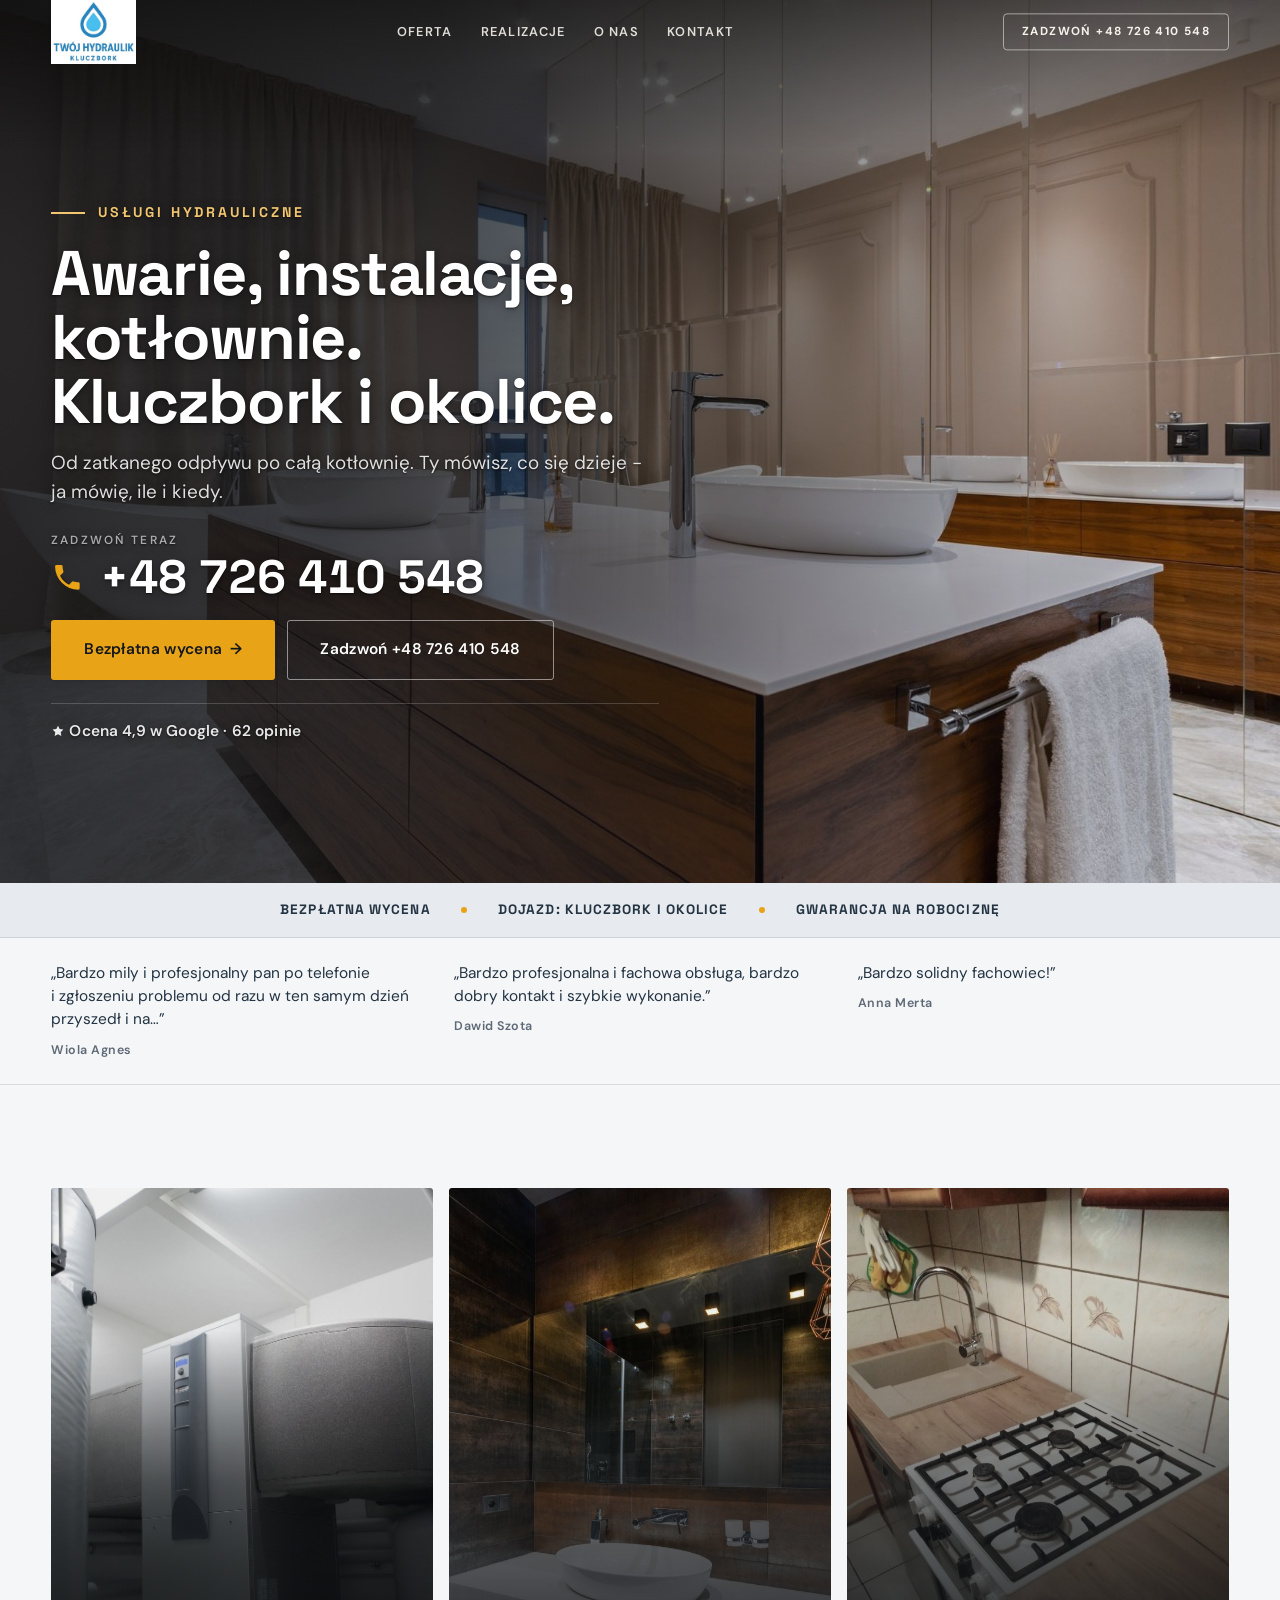
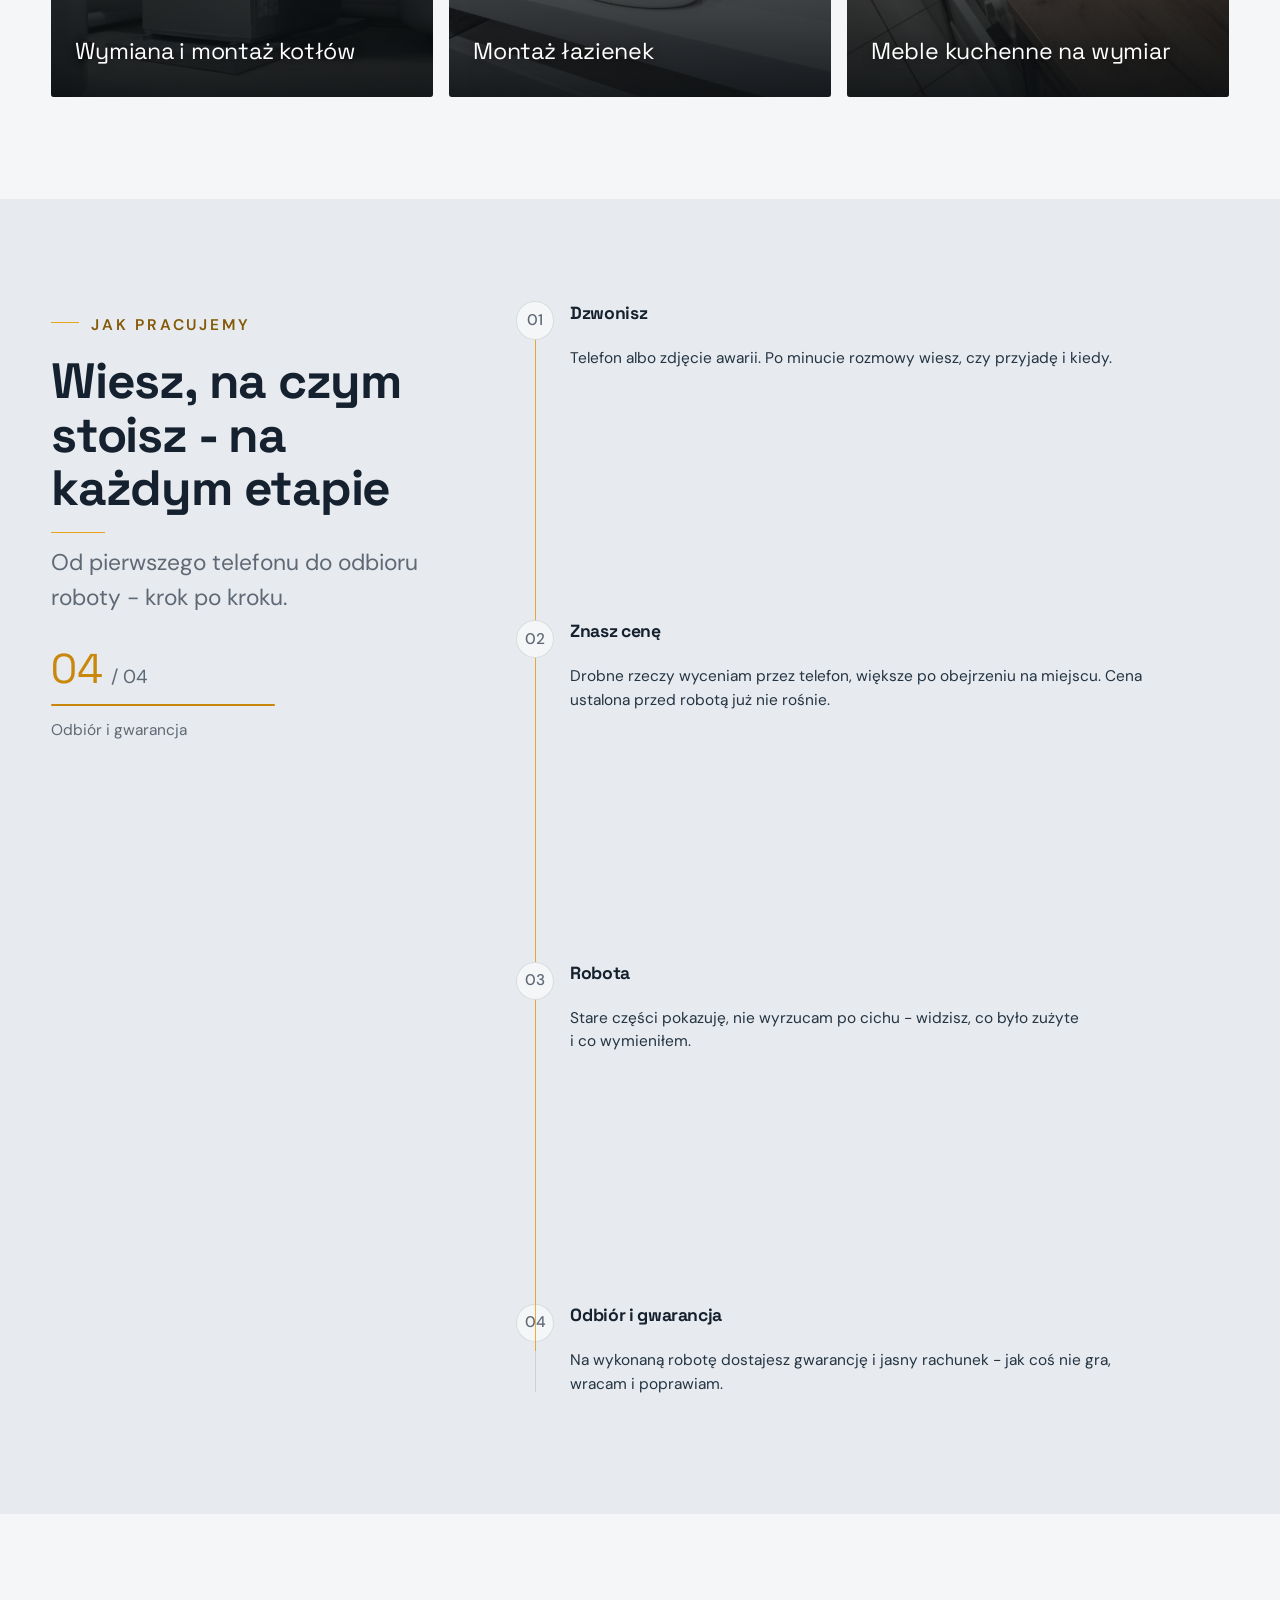
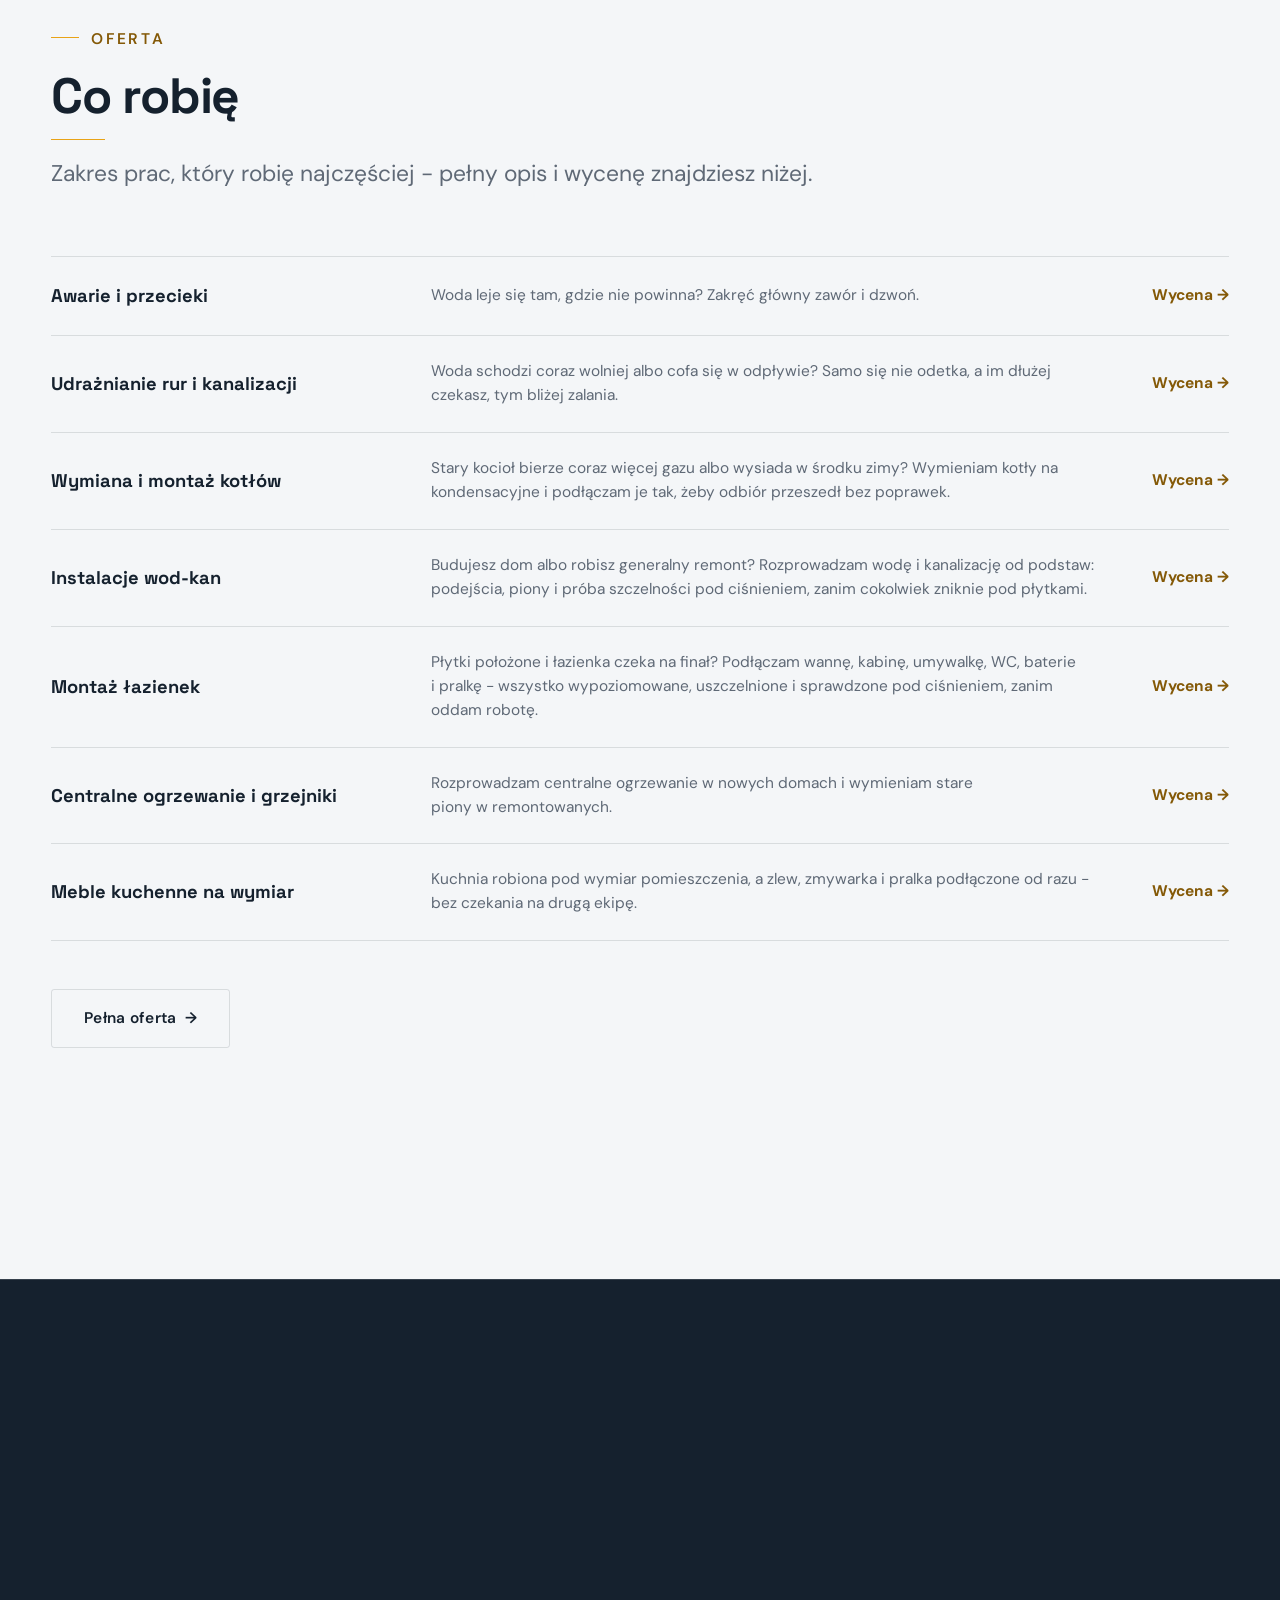
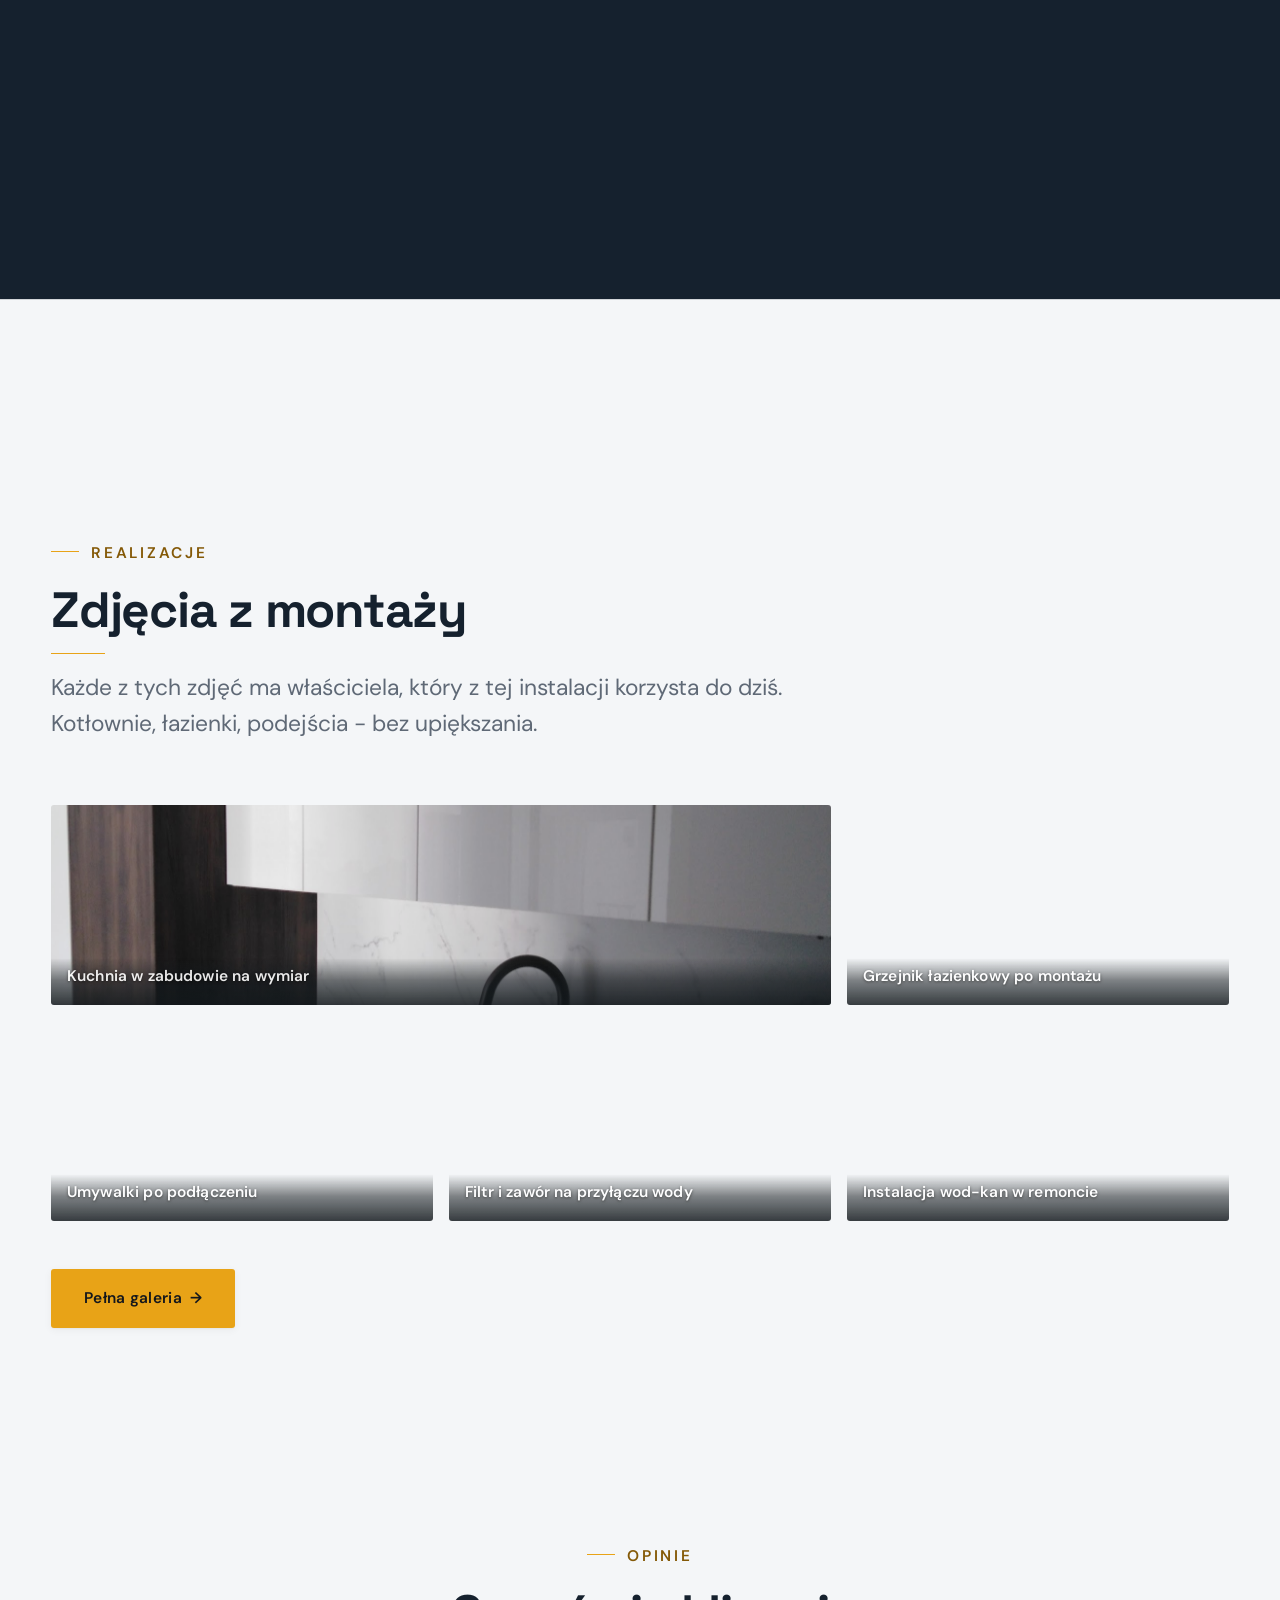
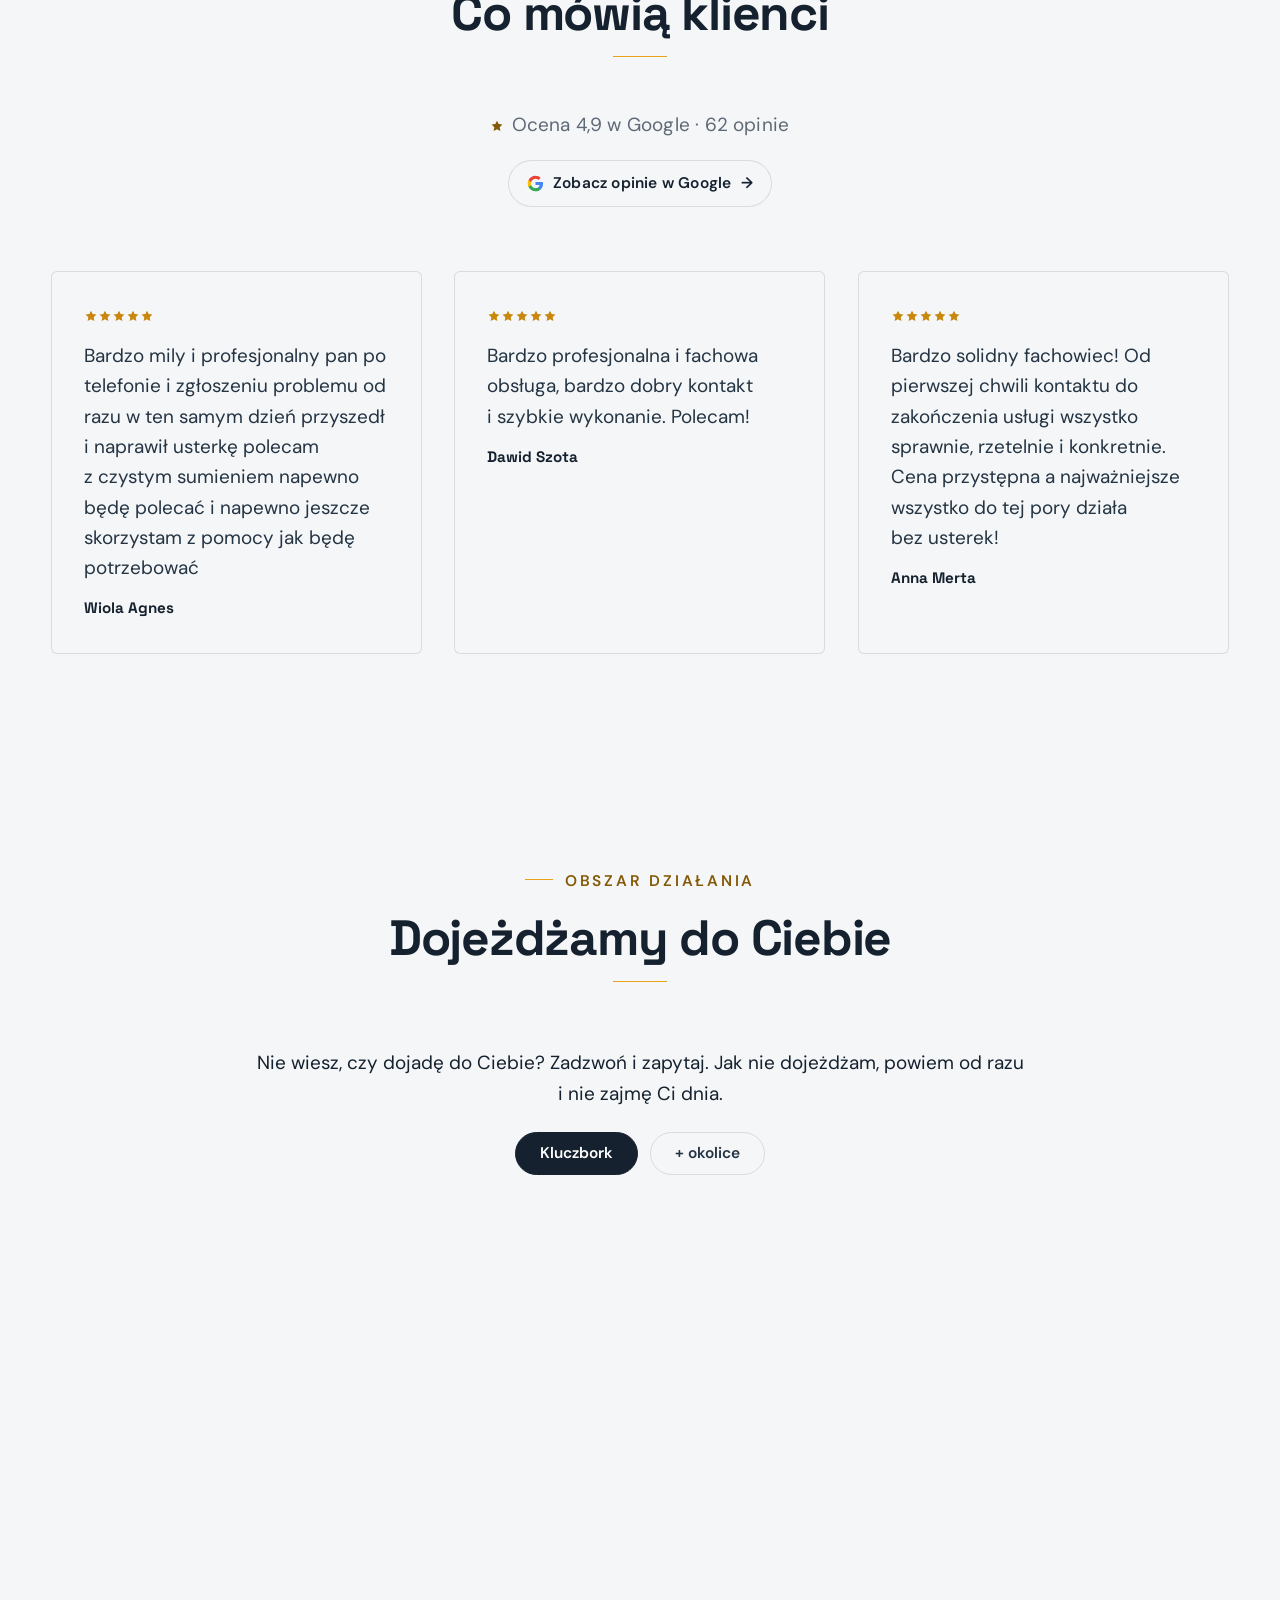
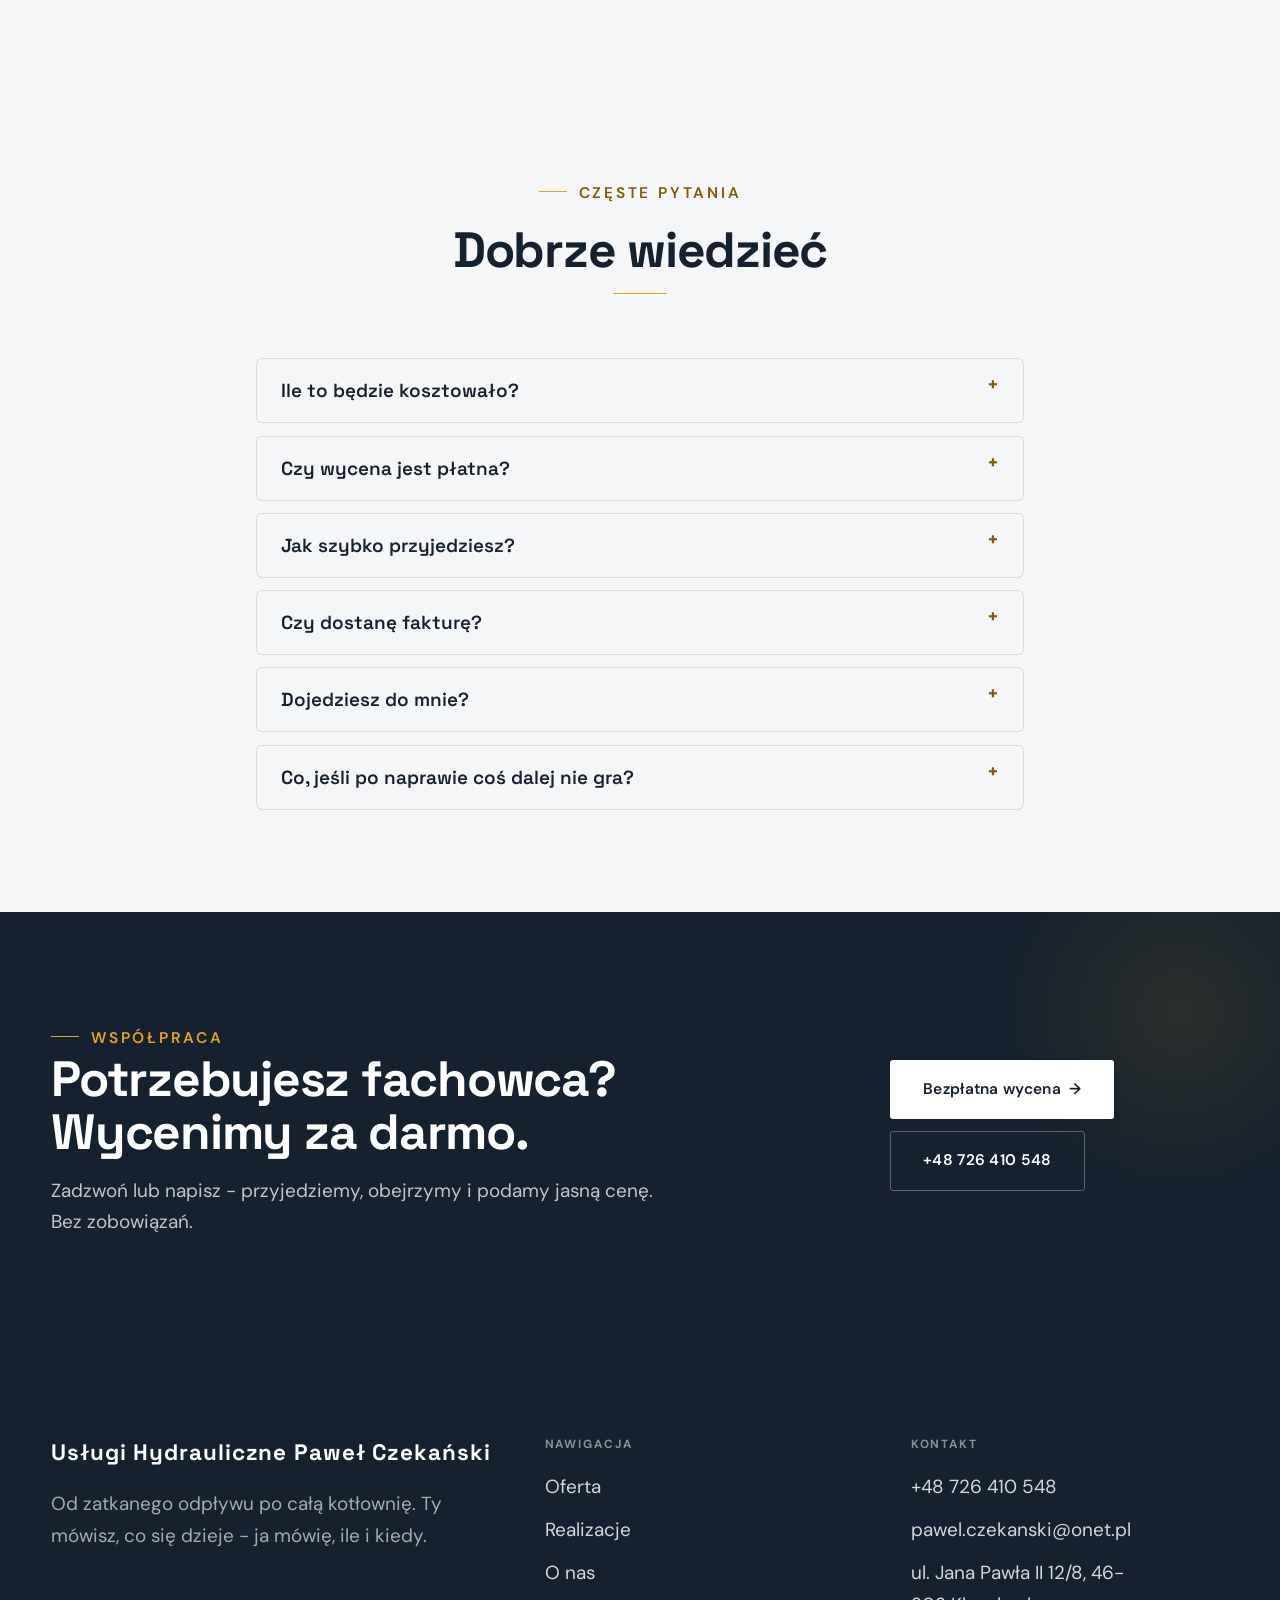
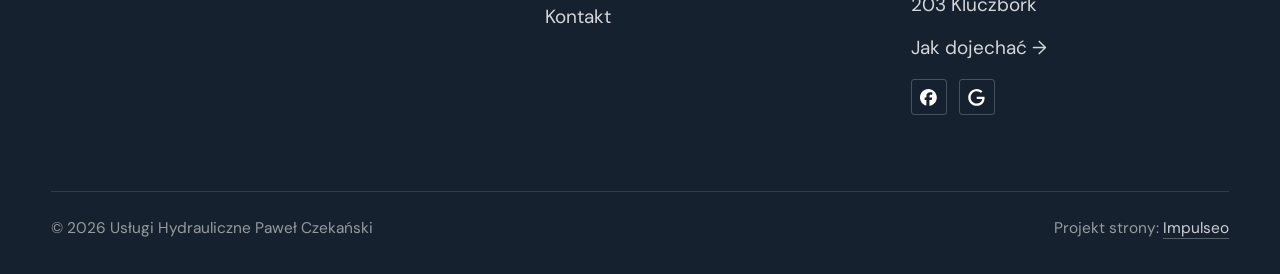
<file: index.html>
<!DOCTYPE html>
<html lang="pl">
<head>
<meta charset="UTF-8">
<meta name="viewport" content="width=device-width, initial-scale=1.0">
<title>Usługi Hydrauliczne Paweł Czekański - hydraulik z dojazdem</title>
<meta name="description" content="Hydraulik w Kluczborku z dojazdem. Awarie, udrażnianie, instalacje wod-kan, kotły i meble kuchenne na wymiar. Cenę znasz przed robotą. Zadzwoń: +48 726 410 548.">
<link rel="canonical" href="https://kris20032.github.io/hydraulik-czekanski-kluczbork/">
<meta name="robots" content="noindex, nofollow">
<meta property="og:type" content="website">
<meta property="og:locale" content="pl_PL">
<meta property="og:site_name" content="Usługi Hydrauliczne Paweł Czekański">
<meta property="og:title" content="Usługi Hydrauliczne Paweł Czekański - hydraulik z dojazdem">
<meta property="og:description" content="Hydraulik w Kluczborku z dojazdem. Awarie, udrażnianie, instalacje wod-kan, kotły i meble kuchenne na wymiar. Cenę znasz przed robotą. Zadzwoń: +48 726 410 548.">
<meta property="og:url" content="https://kris20032.github.io/hydraulik-czekanski-kluczbork/">
<meta property="og:image" content="https://kris20032.github.io/hydraulik-czekanski-kluczbork/img/og.jpg">
<meta property="og:image:width" content="1200">
<meta property="og:image:height" content="630">
<meta name="twitter:card" content="summary_large_image">
<script type="application/ld+json">{"@context": "https://schema.org", "@type": "Plumber", "name": "Usługi Hydrauliczne Paweł Czekański", "url": "https://kris20032.github.io/hydraulik-czekanski-kluczbork/", "telephone": "+48726410548", "image": "https://kris20032.github.io/hydraulik-czekanski-kluczbork/img/og.jpg", "areaServed": "Kluczbork"}</script>
<link rel="preconnect" href="https://fonts.googleapis.com">
<link rel="preconnect" href="https://fonts.gstatic.com" crossorigin>
<link href="https://fonts.googleapis.com/css2?family=Space+Grotesk:wght@500;600;700&family=DM+Sans:opsz,wght@9..40,400;9..40,500;9..40,600&display=swap" rel="stylesheet">
<link rel="stylesheet" href="assets/styles.css?v=4c4120d7">
<meta name="nb-deploy" content="ca92cd33408b">
</head>
<body>

<header class="nav">
  <div class="wrap nav-inner">
    <a class="brand brand-has-logo" href="index.html"><img class="brand-logo" src="img/logo.jpg" alt="Twój Hydraulik Kluczbork - Usługi Hydrauliczne Paweł Czekański" width="842" height="634" decoding="async"></a>
    <nav class="nav-links">
      <a href="oferta.html">Oferta</a>
      <a href="realizacje.html">Realizacje</a>
      <a href="o-nas.html">O nas</a>
      <a href="kontakt.html">Kontakt</a>
      <a href="tel:+48726410548" class="btn btn-accent">Zadzwoń +48 726 410 548</a>
    </nav>
    <button class="nav-toggle" aria-label="Menu"><span></span><span></span><span></span></button>
  </div>
</header>

<main>
<section class="hero-fach">
  <img class="hf-photo" src="img/hero.jpg" fetchpriority="high" alt="Usługi Hydrauliczne Paweł Czekański" width="1800" height="1202">
  <div class="hf-panel">
    <div class="hf-inner">
      <span class="hf-kicker">Usługi hydrauliczne</span>
      <h1 class="hf-title">Awarie, instalacje, kotłownie. Kluczbork i okolice. <em></em></h1>
      <p class="hf-lead">Od zatkanego odpływu po całą kotłownię. Ty mówisz, co się dzieje - ja mówię, ile i kiedy.</p>
      <a class="hf-phone" href="tel:+48726410548"><span class="hf-phone-lab">Zadzwoń teraz</span><span class="hf-phone-num"><svg class="ico-tel" width="16" height="16" viewBox="0 0 24 24" fill="none" aria-hidden="true"><path d="M6.6 10.8a15.5 15.5 0 0 0 6.6 6.6l2.2-2.2a1 1 0 0 1 1-.24 11.4 11.4 0 0 0 3.6.58 1 1 0 0 1 1 1V20a1 1 0 0 1-1 1A17 17 0 0 1 3 4a1 1 0 0 1 1-1h3.5a1 1 0 0 1 1 1c0 1.25.2 2.46.58 3.6a1 1 0 0 1-.25 1l-2.23 2.2Z" fill="currentColor"/></svg> +48 726 410 548</span></a>
      <div class="hf-actions">
        <a href="kontakt.html" class="btn btn-accent">Bezpłatna wycena <span class="arr">→</span></a>
        <a href="tel:+48726410548" class="btn btn-ghost hf-ghost">Zadzwoń +48 726 410 548</a>
      </div>
      <div class="hf-trust"><svg class="ico-star" width="14" height="14" viewBox="0 0 24 24" style="vertical-align:-2px" aria-hidden="true"><path d="M12 2.8l2.85 5.8 6.4.93-4.63 4.5 1.1 6.37L12 17.4l-5.72 3 1.1-6.37-4.63-4.5 6.4-.93L12 2.8Z" fill="currentColor"/></svg> Ocena 4,9 w Google · 62 opinie</div>
    </div>
  </div>
</section>
<section class="fach-promise">
  <div class="wrap">
    <ul class="fp-row reveal"><li>Bezpłatna wycena</li><li>Dojazd: Kluczbork i okolice</li><li>Gwarancja na robociznę</li></ul>
  </div>
</section>
<section class="opinie-mini" aria-label="Opinie klientów">
  <div class="wrap">
    <div class="om-row">
      <div class="om-item reveal"><blockquote>„Bardzo mily i profesjonalny pan po telefonie i zgłoszeniu problemu od razu w ten samym dzień przyszedł i na…”</blockquote><span class="om-autor">Wiola Agnes</span></div>
      <div class="om-item reveal"><blockquote>„Bardzo profesjonalna i fachowa obsługa, bardzo dobry kontakt i szybkie wykonanie.”</blockquote><span class="om-autor">Dawid Szota</span></div>
      <div class="om-item reveal"><blockquote>„Bardzo solidny fachowiec!”</blockquote><span class="om-autor">Anna Merta</span></div>
    </div>
  </div>
</section>
<section class="gateways-band">
  <div class="wrap">
    <div class="gateways">
      <a href="oferta.html" class="gateway reveal"><img src="img/g7.jpg" alt="Wymiana i montaż kotłów" loading="lazy" width="1880" height="1253" decoding="async"><span class="g-ttl">Wymiana i montaż kotłów</span></a>
      <a href="oferta.html" class="gateway reveal"><img src="img/g8.jpg" alt="Montaż łazienek" loading="lazy" width="1600" height="1068" decoding="async"><span class="g-ttl">Montaż łazienek</span></a>
      <a href="oferta.html" class="gateway reveal"><img src="img/kuchnia.jpg" alt="Meble kuchenne na wymiar" loading="lazy" width="1880" height="1253" decoding="async"><span class="g-ttl">Meble kuchenne na wymiar</span></a>
    </div>
  </div>
</section>
<section class="proces proces-os fachowcy">
  <div class="wrap proc-grid">
    <div class="proc-side">
      <div class="head reveal">
        <span class="eyebrow">Jak pracujemy</span>
        <h2>Wiesz, na czym stoisz - na każdym etapie</h2>
        <p>Od pierwszego telefonu do odbioru roboty - krok po kroku.</p>
      </div>
      <div class="proc-count" aria-hidden="true"><span class="pc-cur">01</span><span class="pc-all">/ 04</span></div>
      <div class="proc-bar" aria-hidden="true"><i></i></div>
      <p class="proc-now" aria-hidden="true">Dzwonisz</p>
    </div>
    <ol class="proces-line">
      <li class="reveal"><span class="pno">01</span><h3>Dzwonisz</h3><p>Telefon albo zdjęcie awarii. Po minucie rozmowy wiesz, czy przyjadę i kiedy.</p></li>
      <li class="reveal"><span class="pno">02</span><h3>Znasz cenę</h3><p>Drobne rzeczy wyceniam przez telefon, większe po obejrzeniu na miejscu. Cena ustalona przed robotą już nie rośnie.</p></li>
      <li class="reveal"><span class="pno">03</span><h3>Robota</h3><p>Stare części pokazuję, nie wyrzucam po cichu - widzisz, co było zużyte i co wymieniłem.</p></li>
      <li class="reveal"><span class="pno">04</span><h3>Odbiór i gwarancja</h3><p>Na wykonaną robotę dostajesz gwarancję i jasny rachunek - jak coś nie gra, wracam i poprawiam.</p></li>
    </ol>
  </div>
</section>
<section class="fach-uslugi">
  <div class="wrap">
    <div class="head reveal">
      <span class="eyebrow">Oferta</span>
      <h2>Co robię</h2>
      <p>Zakres prac, który robię najczęściej - pełny opis i wycenę znajdziesz niżej.</p>
    </div>
    <ul class="fu-list">
      <li class="fu-row reveal"><div class="fu-name">Awarie i przecieki</div><div class="fu-desc">Woda leje się tam, gdzie nie powinna? Zakręć główny zawór i dzwoń.</div><a class="fu-cta" href="kontakt.html">Wycena <span class="arr">→</span></a></li>
      <li class="fu-row reveal"><div class="fu-name">Udrażnianie rur i kanalizacji</div><div class="fu-desc">Woda schodzi coraz wolniej albo cofa się w odpływie? Samo się nie odetka, a im dłużej czekasz, tym bliżej zalania.</div><a class="fu-cta" href="kontakt.html">Wycena <span class="arr">→</span></a></li>
      <li class="fu-row reveal"><div class="fu-name">Wymiana i montaż kotłów</div><div class="fu-desc">Stary kocioł bierze coraz więcej gazu albo wysiada w środku zimy? Wymieniam kotły na kondensacyjne i podłączam je tak, żeby odbiór przeszedł bez poprawek.</div><a class="fu-cta" href="kontakt.html">Wycena <span class="arr">→</span></a></li>
      <li class="fu-row reveal"><div class="fu-name">Instalacje wod-kan</div><div class="fu-desc">Budujesz dom albo robisz generalny remont? Rozprowadzam wodę i kanalizację od podstaw: podejścia, piony i próba szczelności pod ciśnieniem, zanim cokolwiek zniknie pod płytkami.</div><a class="fu-cta" href="kontakt.html">Wycena <span class="arr">→</span></a></li>
      <li class="fu-row reveal"><div class="fu-name">Montaż łazienek</div><div class="fu-desc">Płytki położone i łazienka czeka na finał? Podłączam wannę, kabinę, umywalkę, WC, baterie i pralkę - wszystko wypoziomowane, uszczelnione i sprawdzone pod ciśnieniem, zanim oddam robotę.</div><a class="fu-cta" href="kontakt.html">Wycena <span class="arr">→</span></a></li>
      <li class="fu-row reveal"><div class="fu-name">Centralne ogrzewanie i grzejniki</div><div class="fu-desc">Rozprowadzam centralne ogrzewanie w nowych domach i wymieniam stare piony w remontowanych.</div><a class="fu-cta" href="kontakt.html">Wycena <span class="arr">→</span></a></li>
      <li class="fu-row reveal"><div class="fu-name">Meble kuchenne na wymiar</div><div class="fu-desc">Kuchnia robiona pod wymiar pomieszczenia, a zlew, zmywarka i pralka podłączone od razu - bez czekania na drugą ekipę.</div><a class="fu-cta" href="kontakt.html">Wycena <span class="arr">→</span></a></li>
    </ul>
    <div style="margin-top:var(--space-7)" class="reveal"><a href="oferta.html" class="btn btn-ghost">Pełna oferta <span class="arr">→</span></a></div>
  </div>
</section>
<section class="stopklatka" aria-hidden="true">
  <div class="stk-bg" style="background-image:url(img/panorama.jpg)"></div>
</section>
<section>
  <div class="wrap">
    <div class="head reveal">
      <span class="eyebrow">Realizacje</span>
      <h2>Zdjęcia z montaży</h2>
      <p>Każde z tych zdjęć ma właściciela, który z tej instalacji korzysta do dziś. Kotłownie, łazienki, podejścia - bez upiększania.</p>
    </div>
    <div class="gallery">
      <div class="tile t-two3 reveal"><img src="img/g1.jpg" alt="Kuchnia w zabudowie na wymiar" loading="lazy" width="1600" height="2133" decoding="async"><div class="cap">Kuchnia w zabudowie na wymiar</div></div>
      <div class="tile t-third reveal"><img src="img/g2.jpg" alt="Grzejnik łazienkowy po montażu" loading="lazy" width="1536" height="2048" decoding="async"><div class="cap">Grzejnik łazienkowy po montażu</div></div>
      <div class="tile t-third reveal"><img src="img/g3.jpg" alt="Umywalki po podłączeniu" loading="lazy" width="1600" height="2133" decoding="async"><div class="cap">Umywalki po podłączeniu</div></div>
      <div class="tile t-third reveal"><img src="img/g4.jpg" alt="Filtr i zawór na przyłączu wody" loading="lazy" width="1600" height="2133" decoding="async"><div class="cap">Filtr i zawór na przyłączu wody</div></div>
      <div class="tile t-third reveal"><img src="img/g5.jpg" alt="Instalacja wod-kan w remoncie" loading="lazy" width="1200" height="1600" decoding="async"><div class="cap">Instalacja wod-kan w remoncie</div></div>
    </div>
    <div style="margin-top:var(--space-7)" class="reveal"><a href="realizacje.html" class="btn btn-accent">Pełna galeria <span class="arr">→</span></a></div>
  </div>
</section>
<section class="opinie">
  <div class="wrap">
    <div class="head center reveal">
      <span class="eyebrow">Opinie</span>
      <h2>Co mówią klienci</h2>
    </div>
    <p class="op-meta reveal"><svg class="ico-star" width="14" height="14" viewBox="0 0 24 24" style="vertical-align:-2px" aria-hidden="true"><path d="M12 2.8l2.85 5.8 6.4.93-4.63 4.5 1.1 6.37L12 17.4l-5.72 3 1.1-6.37-4.63-4.5 6.4-.93L12 2.8Z" fill="currentColor"/></svg> Ocena 4,9 w Google · 62 opinie</p>
    <p class="op-meta reveal"><a class="op-google" href="https://maps.google.com/?cid=4018137555859784734" target="_blank" rel="noopener"><svg class="op-g-ico" viewBox="0 0 24 24" width="17" height="17" aria-hidden="true"><path fill="#4285F4" d="M22.56 12.25c0-.78-.07-1.53-.2-2.25H12v4.26h5.92c-.26 1.37-1.04 2.53-2.21 3.31v2.77h3.57c2.08-1.92 3.28-4.74 3.28-8.09z"/><path fill="#34A853" d="M12 23c2.97 0 5.46-.98 7.28-2.66l-3.57-2.77c-.98.66-2.23 1.06-3.71 1.06-2.86 0-5.29-1.93-6.16-4.53H2.18v2.84C3.99 20.53 7.7 23 12 23z"/><path fill="#FBBC05" d="M5.84 14.09c-.22-.66-.35-1.36-.35-2.09s.13-1.43.35-2.09V7.07H2.18C1.43 8.55 1 10.22 1 12s.43 3.45 1.18 4.93l2.85-2.22.81-.62z"/><path fill="#EA4335" d="M12 5.38c1.62 0 3.06.56 4.21 1.64l3.15-3.15C17.45 2.09 14.97 1 12 1 7.7 1 3.99 3.47 2.18 7.07l3.66 2.84c.87-2.6 3.3-4.53 6.16-4.53z"/></svg><span>Zobacz opinie w Google</span><span class="arr">→</span></a></p>
    <div class="opinie-grid">
      <figure class="op-card reveal"><span class="op-star"><svg class="ico-star" width="14" height="14" viewBox="0 0 24 24" style="vertical-align:-2px" aria-hidden="true"><path d="M12 2.8l2.85 5.8 6.4.93-4.63 4.5 1.1 6.37L12 17.4l-5.72 3 1.1-6.37-4.63-4.5 6.4-.93L12 2.8Z" fill="currentColor"/></svg><svg class="ico-star" width="14" height="14" viewBox="0 0 24 24" style="vertical-align:-2px" aria-hidden="true"><path d="M12 2.8l2.85 5.8 6.4.93-4.63 4.5 1.1 6.37L12 17.4l-5.72 3 1.1-6.37-4.63-4.5 6.4-.93L12 2.8Z" fill="currentColor"/></svg><svg class="ico-star" width="14" height="14" viewBox="0 0 24 24" style="vertical-align:-2px" aria-hidden="true"><path d="M12 2.8l2.85 5.8 6.4.93-4.63 4.5 1.1 6.37L12 17.4l-5.72 3 1.1-6.37-4.63-4.5 6.4-.93L12 2.8Z" fill="currentColor"/></svg><svg class="ico-star" width="14" height="14" viewBox="0 0 24 24" style="vertical-align:-2px" aria-hidden="true"><path d="M12 2.8l2.85 5.8 6.4.93-4.63 4.5 1.1 6.37L12 17.4l-5.72 3 1.1-6.37-4.63-4.5 6.4-.93L12 2.8Z" fill="currentColor"/></svg><svg class="ico-star" width="14" height="14" viewBox="0 0 24 24" style="vertical-align:-2px" aria-hidden="true"><path d="M12 2.8l2.85 5.8 6.4.93-4.63 4.5 1.1 6.37L12 17.4l-5.72 3 1.1-6.37-4.63-4.5 6.4-.93L12 2.8Z" fill="currentColor"/></svg></span><blockquote>Bardzo mily i profesjonalny pan po telefonie i zgłoszeniu problemu od razu w ten samym dzień przyszedł i naprawił usterkę polecam z czystym sumieniem napewno będę polecać i napewno jeszcze skorzystam z pomocy jak będę potrzebować</blockquote><span class="op-autor">Wiola Agnes</span></figure>
      <figure class="op-card reveal"><span class="op-star"><svg class="ico-star" width="14" height="14" viewBox="0 0 24 24" style="vertical-align:-2px" aria-hidden="true"><path d="M12 2.8l2.85 5.8 6.4.93-4.63 4.5 1.1 6.37L12 17.4l-5.72 3 1.1-6.37-4.63-4.5 6.4-.93L12 2.8Z" fill="currentColor"/></svg><svg class="ico-star" width="14" height="14" viewBox="0 0 24 24" style="vertical-align:-2px" aria-hidden="true"><path d="M12 2.8l2.85 5.8 6.4.93-4.63 4.5 1.1 6.37L12 17.4l-5.72 3 1.1-6.37-4.63-4.5 6.4-.93L12 2.8Z" fill="currentColor"/></svg><svg class="ico-star" width="14" height="14" viewBox="0 0 24 24" style="vertical-align:-2px" aria-hidden="true"><path d="M12 2.8l2.85 5.8 6.4.93-4.63 4.5 1.1 6.37L12 17.4l-5.72 3 1.1-6.37-4.63-4.5 6.4-.93L12 2.8Z" fill="currentColor"/></svg><svg class="ico-star" width="14" height="14" viewBox="0 0 24 24" style="vertical-align:-2px" aria-hidden="true"><path d="M12 2.8l2.85 5.8 6.4.93-4.63 4.5 1.1 6.37L12 17.4l-5.72 3 1.1-6.37-4.63-4.5 6.4-.93L12 2.8Z" fill="currentColor"/></svg><svg class="ico-star" width="14" height="14" viewBox="0 0 24 24" style="vertical-align:-2px" aria-hidden="true"><path d="M12 2.8l2.85 5.8 6.4.93-4.63 4.5 1.1 6.37L12 17.4l-5.72 3 1.1-6.37-4.63-4.5 6.4-.93L12 2.8Z" fill="currentColor"/></svg></span><blockquote>Bardzo profesjonalna i fachowa obsługa, bardzo dobry kontakt i szybkie wykonanie. Polecam!</blockquote><span class="op-autor">Dawid Szota</span></figure>
      <figure class="op-card reveal"><span class="op-star"><svg class="ico-star" width="14" height="14" viewBox="0 0 24 24" style="vertical-align:-2px" aria-hidden="true"><path d="M12 2.8l2.85 5.8 6.4.93-4.63 4.5 1.1 6.37L12 17.4l-5.72 3 1.1-6.37-4.63-4.5 6.4-.93L12 2.8Z" fill="currentColor"/></svg><svg class="ico-star" width="14" height="14" viewBox="0 0 24 24" style="vertical-align:-2px" aria-hidden="true"><path d="M12 2.8l2.85 5.8 6.4.93-4.63 4.5 1.1 6.37L12 17.4l-5.72 3 1.1-6.37-4.63-4.5 6.4-.93L12 2.8Z" fill="currentColor"/></svg><svg class="ico-star" width="14" height="14" viewBox="0 0 24 24" style="vertical-align:-2px" aria-hidden="true"><path d="M12 2.8l2.85 5.8 6.4.93-4.63 4.5 1.1 6.37L12 17.4l-5.72 3 1.1-6.37-4.63-4.5 6.4-.93L12 2.8Z" fill="currentColor"/></svg><svg class="ico-star" width="14" height="14" viewBox="0 0 24 24" style="vertical-align:-2px" aria-hidden="true"><path d="M12 2.8l2.85 5.8 6.4.93-4.63 4.5 1.1 6.37L12 17.4l-5.72 3 1.1-6.37-4.63-4.5 6.4-.93L12 2.8Z" fill="currentColor"/></svg><svg class="ico-star" width="14" height="14" viewBox="0 0 24 24" style="vertical-align:-2px" aria-hidden="true"><path d="M12 2.8l2.85 5.8 6.4.93-4.63 4.5 1.1 6.37L12 17.4l-5.72 3 1.1-6.37-4.63-4.5 6.4-.93L12 2.8Z" fill="currentColor"/></svg></span><blockquote>Bardzo solidny fachowiec! Od pierwszej chwili kontaktu do zakończenia usługi wszystko sprawnie, rzetelnie i konkretnie. Cena przystępna a najważniejsze wszystko do tej pory działa bez usterek!</blockquote><span class="op-autor">Anna Merta</span></figure>
    </div>
  </div>
</section>
<section class="obszar">
  <div class="wrap">
    <div class="head center reveal">
      <span class="eyebrow">Obszar działania</span>
      <h2>Dojeżdżamy do Ciebie</h2>
    </div>
    <p class="obszar-txt reveal" style="text-align:center;max-width:60ch;margin:0 auto 1.4rem">Nie wiesz, czy dojadę do Ciebie? Zadzwoń i zapytaj. Jak nie dojeżdżam, powiem od razu i nie zajmę Ci dnia.</p>
    <ul class="obszar-list reveal"><li class="is-home">Kluczbork</li><li>+ okolice</li></ul>
    <div class="obszar-mapa reveal" style="margin-top:var(--space-7)">
      <iframe title="Obszar działania - Kluczbork i okolice" src="https://maps.google.com/maps?q=50.9815787%2C18.2121525&amp;z=11&amp;output=embed" loading="lazy" referrerpolicy="no-referrer-when-downgrade" style="width:100%;height:clamp(280px,38vh,420px);border:0;display:block;border-radius:var(--r-md)"></iframe>
    </div>
  </div>
</section>
<section class="faq-klinika">
  <div class="wrap">
    <div class="head center reveal">
      <span class="eyebrow">Częste pytania</span>
      <h2>Dobrze wiedzieć</h2>
    </div>
    <div class="faq-list">
      <details class="faq-item reveal"><summary>Ile to będzie kosztowało?</summary><p>Zależy, co się dzieje - dlatego wypytuję przez telefon i od razu podaję widełki. Ostateczną cenę znasz przed robotą, nie po niej.</p></details>
      <details class="faq-item reveal"><summary>Czy wycena jest płatna?</summary><p>Za obejrzenie i wycenę nie biorę pieniędzy. Płacisz za robotę, nie za rozmowę o niej.</p></details>
      <details class="faq-item reveal"><summary>Jak szybko przyjedziesz?</summary><p>Przy zalaniu liczy się każda godzina, więc przy awarii przestawiam grafik. Prace planowane umawiamy z kilkudniowym wyprzedzeniem.</p></details>
      <details class="faq-item reveal"><summary>Czy dostanę fakturę?</summary><p>Tak, na firmę albo na osobę prywatną. Dokument dostajesz od razu, a nie „wyślę później”.</p></details>
      <details class="faq-item reveal"><summary>Dojedziesz do mnie?</summary><p>Robię głównie Kluczbork i okolice. Masz wątpliwość - zadzwoń, to kwestia jednego pytania.</p></details>
      <details class="faq-item reveal"><summary>Co, jeśli po naprawie coś dalej nie gra?</summary><p>Wracam i sprawdzam. Moja wina - poprawiam za darmo; wyszło coś nowego - mówię wprost, co i za ile.</p></details>
    </div>
  </div>
</section>
<section class="cta">
  <div class="wrap">
    <div class="reveal">
      <span class="eyebrow">Współpraca</span>
      <h2>Potrzebujesz fachowca? Wycenimy za darmo.</h2>
      <p>Zadzwoń lub napisz - przyjedziemy, obejrzymy i podamy jasną cenę. Bez zobowiązań.</p>
    </div>
    <div class="cta-actions reveal">
      <a href="kontakt.html" class="btn btn-light">Bezpłatna wycena <span class="arr">→</span></a>
      <a href="tel:+48726410548" class="btn btn-ghost btn-ghost-cta">+48 726 410 548</a>
    </div>
  </div>
</section>
</main>

<footer>
  <div class="wrap">
    <div class="foot-grid">
      <div class="foot-brand">
        <div class="name">Usługi Hydrauliczne Paweł Czekański</div>
        <p>Od zatkanego odpływu po całą kotłownię. Ty mówisz, co się dzieje - ja mówię, ile i kiedy.</p>
      </div>
      <div class="foot-col">
        <h4>Nawigacja</h4>
        <a href="oferta.html">Oferta</a>
        <a href="realizacje.html">Realizacje</a>
        <a href="o-nas.html">O nas</a>
        <a href="kontakt.html">Kontakt</a>
      </div>
      <div class="foot-col">
        <h4>Kontakt</h4>
        <a href="tel:+48726410548">+48 726 410 548</a>
        <a href="mailto:pawel.czekanski@onet.pl">pawel.czekanski@onet.pl</a>
        <p>ul. Jana Pawła II 12/8, 46-203 Kluczbork</p>
        <a href="https://maps.google.com/?cid=4018137555859784734" target="_blank" rel="noopener">Jak dojechać →</a>
      <div class="foot-soc">
        <a class="soc" href="https://www.facebook.com/61575415926028/" target="_blank" rel="noopener" aria-label="Facebook - Usługi Hydrauliczne Paweł Czekański"><svg viewBox="0 0 24 24" aria-hidden="true" focusable="false"><path d="M9.101 23.691v-7.98H6.627v-3.667h2.474v-1.58c0-4.085 1.848-5.978 5.858-5.978.401 0 .955.042 1.468.103a8.68 8.68 0 0 1 1.141.195v3.325a8.623 8.623 0 0 0-.653-.036 26.805 26.805 0 0 0-.733-.009c-.707 0-1.259.096-1.675.309a1.686 1.686 0 0 0-.679.622c-.258.42-.374.995-.374 1.752v1.297h3.919l-.386 2.103-.287 1.564h-3.246v8.245C19.396 23.238 24 18.179 24 12.044c0-6.627-5.373-12-12-12s-12 5.373-12 12c0 5.628 3.874 10.35 9.101 11.647Z" fill="currentColor"/></svg></a>
        <a class="soc" href="https://maps.google.com/?cid=4018137555859784734" target="_blank" rel="noopener" aria-label="Google - Usługi Hydrauliczne Paweł Czekański"><svg viewBox="0 0 24 24" aria-hidden="true" focusable="false"><path d="M12.48 10.92v3.28h7.84c-.24 1.84-.853 3.187-1.787 4.133-1.147 1.147-2.933 2.4-6.053 2.4-4.827 0-8.6-3.893-8.6-8.72s3.773-8.72 8.6-8.72c2.6 0 4.507 1.027 5.907 2.347l2.307-2.307C18.747 1.44 16.133 0 12.48 0 5.867 0 .307 5.387.307 12s5.56 12 12.173 12c3.573 0 6.267-1.173 8.373-3.36 2.16-2.16 2.84-5.213 2.84-7.667 0-.76-.053-1.467-.173-2.053H12.48z" fill="currentColor"/></svg></a>
      </div>
      </div>
    </div>
    <div class="foot-bot">
      <span>© 2026 Usługi Hydrauliczne Paweł Czekański</span>
      <span>Projekt strony: <a class="foot-credit" href="https://impulseo.pl" target="_blank" rel="noopener">Impulseo</a></span>
    </div>
  </div>
</footer>
<div class="sticky-call"><a class="sc-call" href="tel:+48726410548"><svg class="ico-tel" width="16" height="16" viewBox="0 0 24 24" fill="none" aria-hidden="true"><path d="M6.6 10.8a15.5 15.5 0 0 0 6.6 6.6l2.2-2.2a1 1 0 0 1 1-.24 11.4 11.4 0 0 0 3.6.58 1 1 0 0 1 1 1V20a1 1 0 0 1-1 1A17 17 0 0 1 3 4a1 1 0 0 1 1-1h3.5a1 1 0 0 1 1 1c0 1.25.2 2.46.58 3.6a1 1 0 0 1-.25 1l-2.23 2.2Z" fill="currentColor"/></svg> Zadzwoń</a><a class="sc-quote" href="kontakt.html">Bezpłatna wycena</a></div>
<div class="demo-wazne" data-do="2026-08-19" data-cykl="3" hidden><svg class="dw-ico" width="13" height="13" viewBox="0 0 24 24" fill="none" aria-hidden="true"><circle cx="12" cy="12" r="8.6" stroke="currentColor" stroke-width="1.8"/><path d="M12 7.2V12l3.3 2" stroke="currentColor" stroke-width="1.8" stroke-linecap="round"/></svg><span class="dw-txt"></span></div>

<script src="assets/main.js"></script>
</body>
</html>
</file>
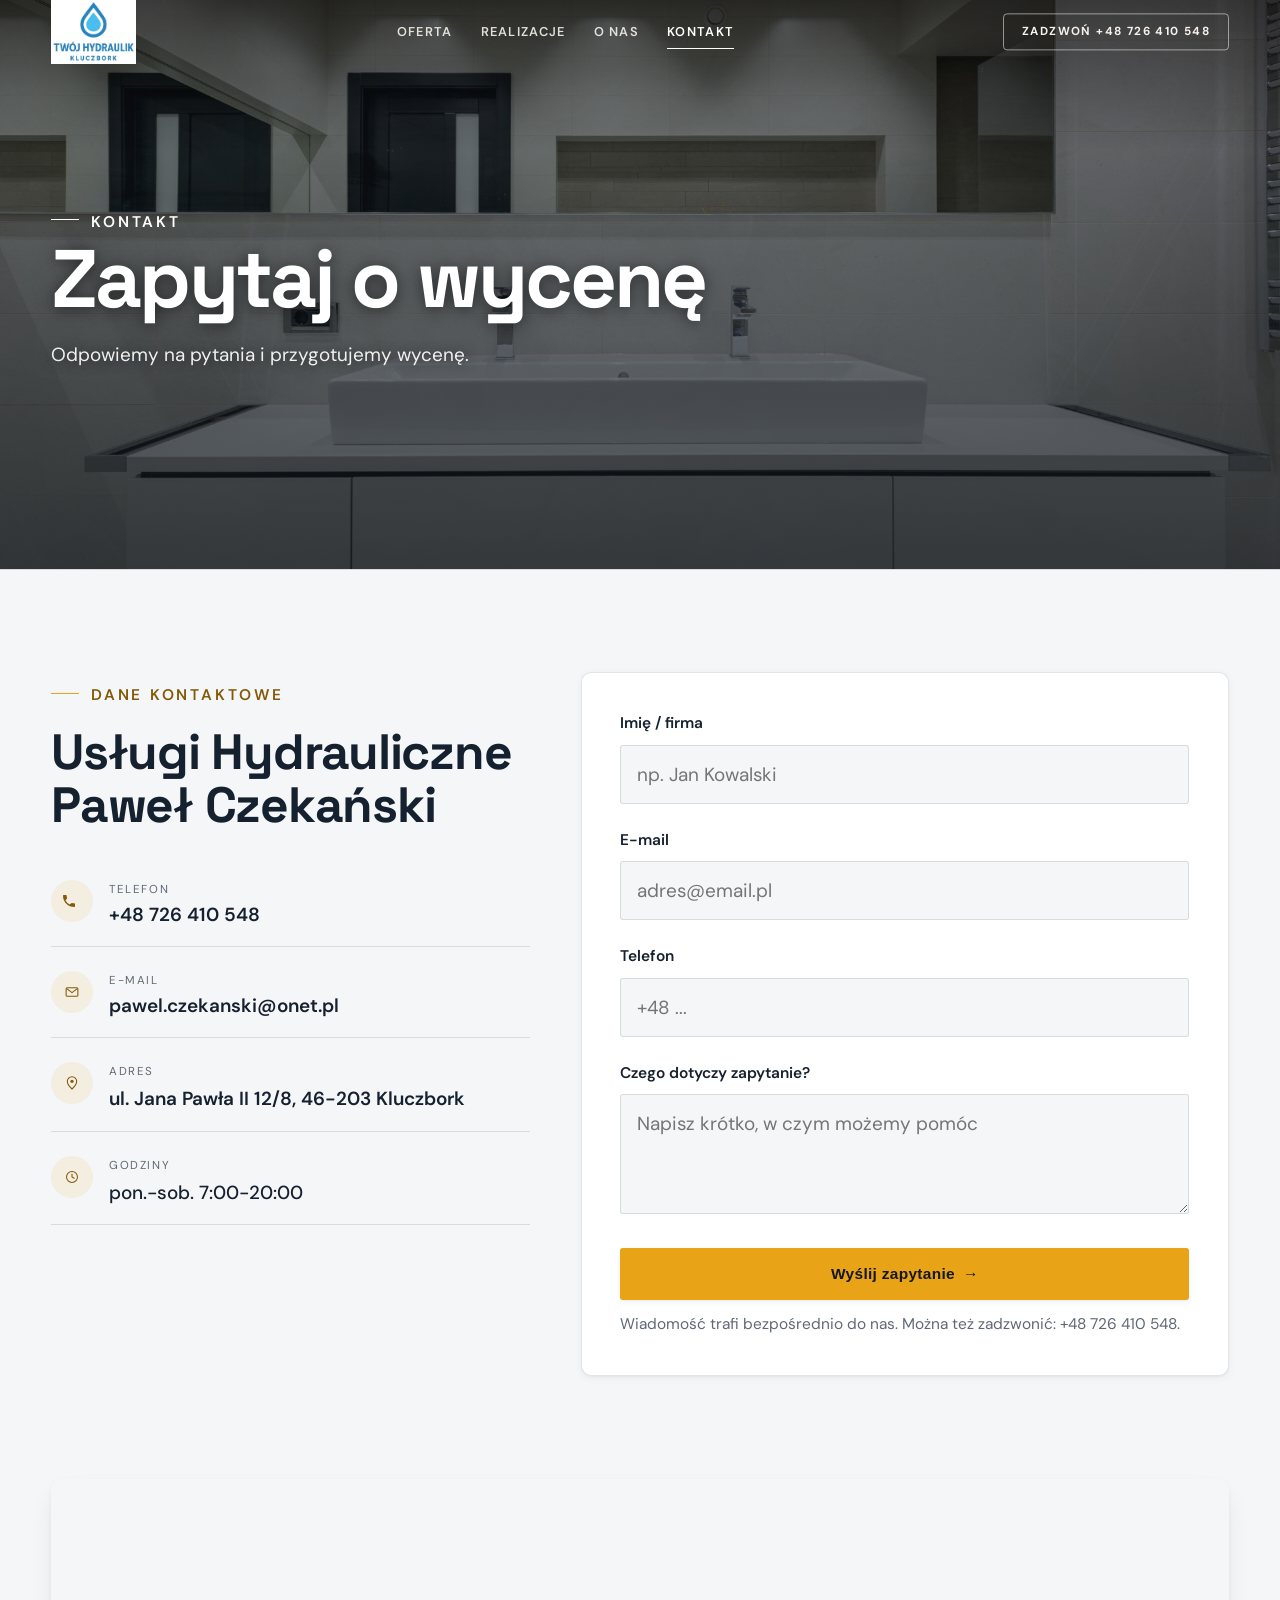
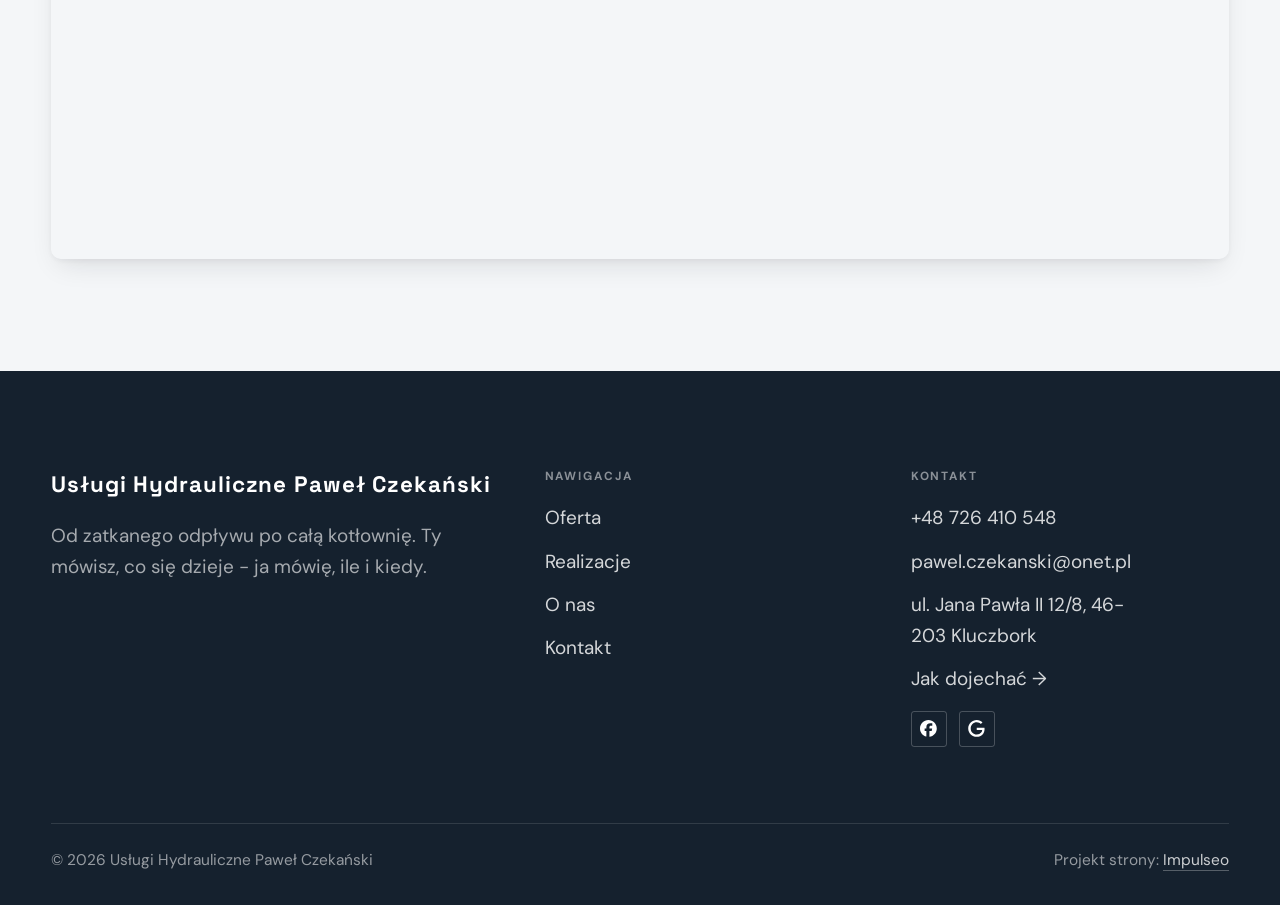
<file: kontakt.html>
<!DOCTYPE html>
<html lang="pl">
<head>
<meta charset="UTF-8">
<meta name="viewport" content="width=device-width, initial-scale=1.0">
<title>Kontakt - Usługi Hydrauliczne Paweł Czekański</title>
<meta name="description" content="Kontakt Usługi Hydrauliczne Paweł Czekański - ul. Jana Pawła II 12/8, 46-203 Kluczbork">
<link rel="canonical" href="https://kris20032.github.io/hydraulik-czekanski-kluczbork/kontakt.html">
<meta name="robots" content="noindex, nofollow">
<meta property="og:type" content="website">
<meta property="og:locale" content="pl_PL">
<meta property="og:site_name" content="Usługi Hydrauliczne Paweł Czekański">
<meta property="og:title" content="Kontakt - Usługi Hydrauliczne Paweł Czekański">
<meta property="og:description" content="Kontakt Usługi Hydrauliczne Paweł Czekański - ul. Jana Pawła II 12/8, 46-203 Kluczbork">
<meta property="og:url" content="https://kris20032.github.io/hydraulik-czekanski-kluczbork/kontakt.html">
<meta property="og:image" content="https://kris20032.github.io/hydraulik-czekanski-kluczbork/img/og.jpg">
<meta property="og:image:width" content="1200">
<meta property="og:image:height" content="630">
<meta name="twitter:card" content="summary_large_image">
<link rel="preconnect" href="https://fonts.googleapis.com">
<link rel="preconnect" href="https://fonts.gstatic.com" crossorigin>
<link href="https://fonts.googleapis.com/css2?family=Space+Grotesk:wght@500;600;700&family=DM+Sans:opsz,wght@9..40,400;9..40,500;9..40,600&display=swap" rel="stylesheet">
<link rel="stylesheet" href="assets/styles.css?v=4c4120d7">
</head>
<body>

<header class="nav">
  <div class="wrap nav-inner">
    <a class="brand brand-has-logo" href="index.html"><img class="brand-logo" src="img/logo.jpg" alt="Twój Hydraulik Kluczbork - Usługi Hydrauliczne Paweł Czekański" width="842" height="634" decoding="async"></a>
    <nav class="nav-links">
      <a href="oferta.html">Oferta</a>
      <a href="realizacje.html">Realizacje</a>
      <a href="o-nas.html">O nas</a>
      <a href="kontakt.html" class="active" aria-current="page">Kontakt</a>
      <a href="tel:+48726410548" class="btn btn-accent">Zadzwoń +48 726 410 548</a>
    </nav>
    <button class="nav-toggle" aria-label="Menu"><span></span><span></span><span></span></button>
  </div>
</header>

<main>
<section class="pagehead">
  <img src="img/head-kontakt.jpg" alt="Usługi Hydrauliczne Paweł Czekański - Zapytaj o wycenę" width="1600" height="2133" decoding="async">
  <div class="wrap">
    <span class="eyebrow">Kontakt</span>
    <h1>Zapytaj o wycenę</h1>
    <p>Odpowiemy na pytania i przygotujemy wycenę.</p>
  </div>
</section>
<section>
  <div class="wrap contact-grid">
    <div class="reveal">
      <span class="eyebrow">Dane kontaktowe</span>
      <h2 style="margin:var(--space-4) 0 var(--space-6)">Usługi Hydrauliczne Paweł Czekański</h2>
      <div class="info-list">
        <div class="info-row"><div class="ic"><svg class="ico-tel" width="16" height="16" viewBox="0 0 24 24" fill="none" aria-hidden="true"><path d="M6.6 10.8a15.5 15.5 0 0 0 6.6 6.6l2.2-2.2a1 1 0 0 1 1-.24 11.4 11.4 0 0 0 3.6.58 1 1 0 0 1 1 1V20a1 1 0 0 1-1 1A17 17 0 0 1 3 4a1 1 0 0 1 1-1h3.5a1 1 0 0 1 1 1c0 1.25.2 2.46.58 3.6a1 1 0 0 1-.25 1l-2.23 2.2Z" fill="currentColor"/></svg></div><div><div class="lbl">Telefon</div><a class="val" href="tel:+48726410548">+48 726 410 548</a></div></div>
        <div class="info-row"><div class="ic"><svg class="ico-mail" width="16" height="16" viewBox="0 0 24 24" fill="none" aria-hidden="true"><rect x="3.2" y="5.5" width="17.6" height="13" rx="1.6" stroke="currentColor" stroke-width="1.6"/><path d="M4 7l8 6 8-6" stroke="currentColor" stroke-width="1.6" stroke-linecap="round" stroke-linejoin="round"/></svg></div><div><div class="lbl">E-mail</div><a class="val" href="mailto:pawel.czekanski@onet.pl">pawel.czekanski@onet.pl</a></div></div>
        <div class="info-row"><div class="ic"><svg class="ico-pin" width="16" height="16" viewBox="0 0 24 24" fill="none" aria-hidden="true"><path d="M12 21s7-6.1 7-11.5A7 7 0 0 0 5 9.5C5 14.9 12 21 12 21Z" stroke="currentColor" stroke-width="1.6" fill="none"/><circle cx="12" cy="9.5" r="2.4" fill="currentColor"/></svg></div><div><div class="lbl">Adres</div><div class="val">ul. Jana Pawła II 12/8, 46-203 Kluczbork</div></div></div>
        <div class="info-row"><div class="ic"><svg class="ico-clock" width="16" height="16" viewBox="0 0 24 24" fill="none" aria-hidden="true"><circle cx="12" cy="12" r="8.2" stroke="currentColor" stroke-width="1.6"/><path d="M12 7.5V12l3.2 1.9" stroke="currentColor" stroke-width="1.6" stroke-linecap="round"/></svg></div><div><div class="lbl">Godziny</div><div class="val" style="font-weight:500">pon.-sob. 7:00-20:00</div></div></div>
      </div>
    </div>
    <div class="reveal">
      <form class="form" action="https://formsubmit.co/pawel.czekanski@onet.pl" method="POST">
        <input type="hidden" name="_subject" value="Zapytanie ze strony Usługi Hydrauliczne Paweł Czekański">
        <input type="hidden" name="_captcha" value="false">
        <input type="hidden" name="_template" value="table">
        <div class="fld"><label for="name">Imię / firma</label><input id="name" name="name" type="text" placeholder="np. Jan Kowalski" required></div>
        <div class="fld"><label for="email">E-mail</label><input id="email" name="email" type="email" placeholder="adres@email.pl" required></div>
        <div class="fld"><label for="phone">Telefon</label><input id="phone" name="phone" type="tel" placeholder="+48 ..."></div>
        <div class="fld"><label for="msg">Czego dotyczy zapytanie?</label><textarea id="msg" name="message" placeholder="Napisz krótko, w czym możemy pomóc" required></textarea></div>
        <button type="submit" class="btn btn-accent" style="width:100%;justify-content:center">Wyślij zapytanie <span class="arr">→</span></button>
        <p class="note">Wiadomość trafi bezpośrednio do nas. Można też zadzwonić: +48 726 410 548.</p>
      </form>
    </div>
  </div>
</section>
<section style="padding-top:0">
  <div class="wrap reveal">
    <iframe class="map" title="Usługi Hydrauliczne Paweł Czekański - Kluczbork" src="https://maps.google.com/maps?q=50.9815787%2C18.2121525&z=15&output=embed" loading="lazy" referrerpolicy="no-referrer-when-downgrade"></iframe>
  </div>
</section>
</main>

<footer>
  <div class="wrap">
    <div class="foot-grid">
      <div class="foot-brand">
        <div class="name">Usługi Hydrauliczne Paweł Czekański</div>
        <p>Od zatkanego odpływu po całą kotłownię. Ty mówisz, co się dzieje - ja mówię, ile i kiedy.</p>
      </div>
      <div class="foot-col">
        <h4>Nawigacja</h4>
        <a href="oferta.html">Oferta</a>
        <a href="realizacje.html">Realizacje</a>
        <a href="o-nas.html">O nas</a>
        <a href="kontakt.html">Kontakt</a>
      </div>
      <div class="foot-col">
        <h4>Kontakt</h4>
        <a href="tel:+48726410548">+48 726 410 548</a>
        <a href="mailto:pawel.czekanski@onet.pl">pawel.czekanski@onet.pl</a>
        <p>ul. Jana Pawła II 12/8, 46-203 Kluczbork</p>
        <a href="https://maps.google.com/?cid=4018137555859784734" target="_blank" rel="noopener">Jak dojechać →</a>
      <div class="foot-soc">
        <a class="soc" href="https://www.facebook.com/61575415926028/" target="_blank" rel="noopener" aria-label="Facebook - Usługi Hydrauliczne Paweł Czekański"><svg viewBox="0 0 24 24" aria-hidden="true" focusable="false"><path d="M9.101 23.691v-7.98H6.627v-3.667h2.474v-1.58c0-4.085 1.848-5.978 5.858-5.978.401 0 .955.042 1.468.103a8.68 8.68 0 0 1 1.141.195v3.325a8.623 8.623 0 0 0-.653-.036 26.805 26.805 0 0 0-.733-.009c-.707 0-1.259.096-1.675.309a1.686 1.686 0 0 0-.679.622c-.258.42-.374.995-.374 1.752v1.297h3.919l-.386 2.103-.287 1.564h-3.246v8.245C19.396 23.238 24 18.179 24 12.044c0-6.627-5.373-12-12-12s-12 5.373-12 12c0 5.628 3.874 10.35 9.101 11.647Z" fill="currentColor"/></svg></a>
        <a class="soc" href="https://maps.google.com/?cid=4018137555859784734" target="_blank" rel="noopener" aria-label="Google - Usługi Hydrauliczne Paweł Czekański"><svg viewBox="0 0 24 24" aria-hidden="true" focusable="false"><path d="M12.48 10.92v3.28h7.84c-.24 1.84-.853 3.187-1.787 4.133-1.147 1.147-2.933 2.4-6.053 2.4-4.827 0-8.6-3.893-8.6-8.72s3.773-8.72 8.6-8.72c2.6 0 4.507 1.027 5.907 2.347l2.307-2.307C18.747 1.44 16.133 0 12.48 0 5.867 0 .307 5.387.307 12s5.56 12 12.173 12c3.573 0 6.267-1.173 8.373-3.36 2.16-2.16 2.84-5.213 2.84-7.667 0-.76-.053-1.467-.173-2.053H12.48z" fill="currentColor"/></svg></a>
      </div>
      </div>
    </div>
    <div class="foot-bot">
      <span>© 2026 Usługi Hydrauliczne Paweł Czekański</span>
      <span>Projekt strony: <a class="foot-credit" href="https://impulseo.pl" target="_blank" rel="noopener">Impulseo</a></span>
    </div>
  </div>
</footer>
<div class="sticky-call"><a class="sc-call" href="tel:+48726410548"><svg class="ico-tel" width="16" height="16" viewBox="0 0 24 24" fill="none" aria-hidden="true"><path d="M6.6 10.8a15.5 15.5 0 0 0 6.6 6.6l2.2-2.2a1 1 0 0 1 1-.24 11.4 11.4 0 0 0 3.6.58 1 1 0 0 1 1 1V20a1 1 0 0 1-1 1A17 17 0 0 1 3 4a1 1 0 0 1 1-1h3.5a1 1 0 0 1 1 1c0 1.25.2 2.46.58 3.6a1 1 0 0 1-.25 1l-2.23 2.2Z" fill="currentColor"/></svg> Zadzwoń</a><a class="sc-quote" href="kontakt.html">Bezpłatna wycena</a></div>
<div class="demo-wazne" data-do="2026-08-19" data-cykl="3" hidden><svg class="dw-ico" width="13" height="13" viewBox="0 0 24 24" fill="none" aria-hidden="true"><circle cx="12" cy="12" r="8.6" stroke="currentColor" stroke-width="1.8"/><path d="M12 7.2V12l3.3 2" stroke="currentColor" stroke-width="1.8" stroke-linecap="round"/></svg><span class="dw-txt"></span></div>

<script src="assets/main.js"></script>
</body>
</html>
</file>
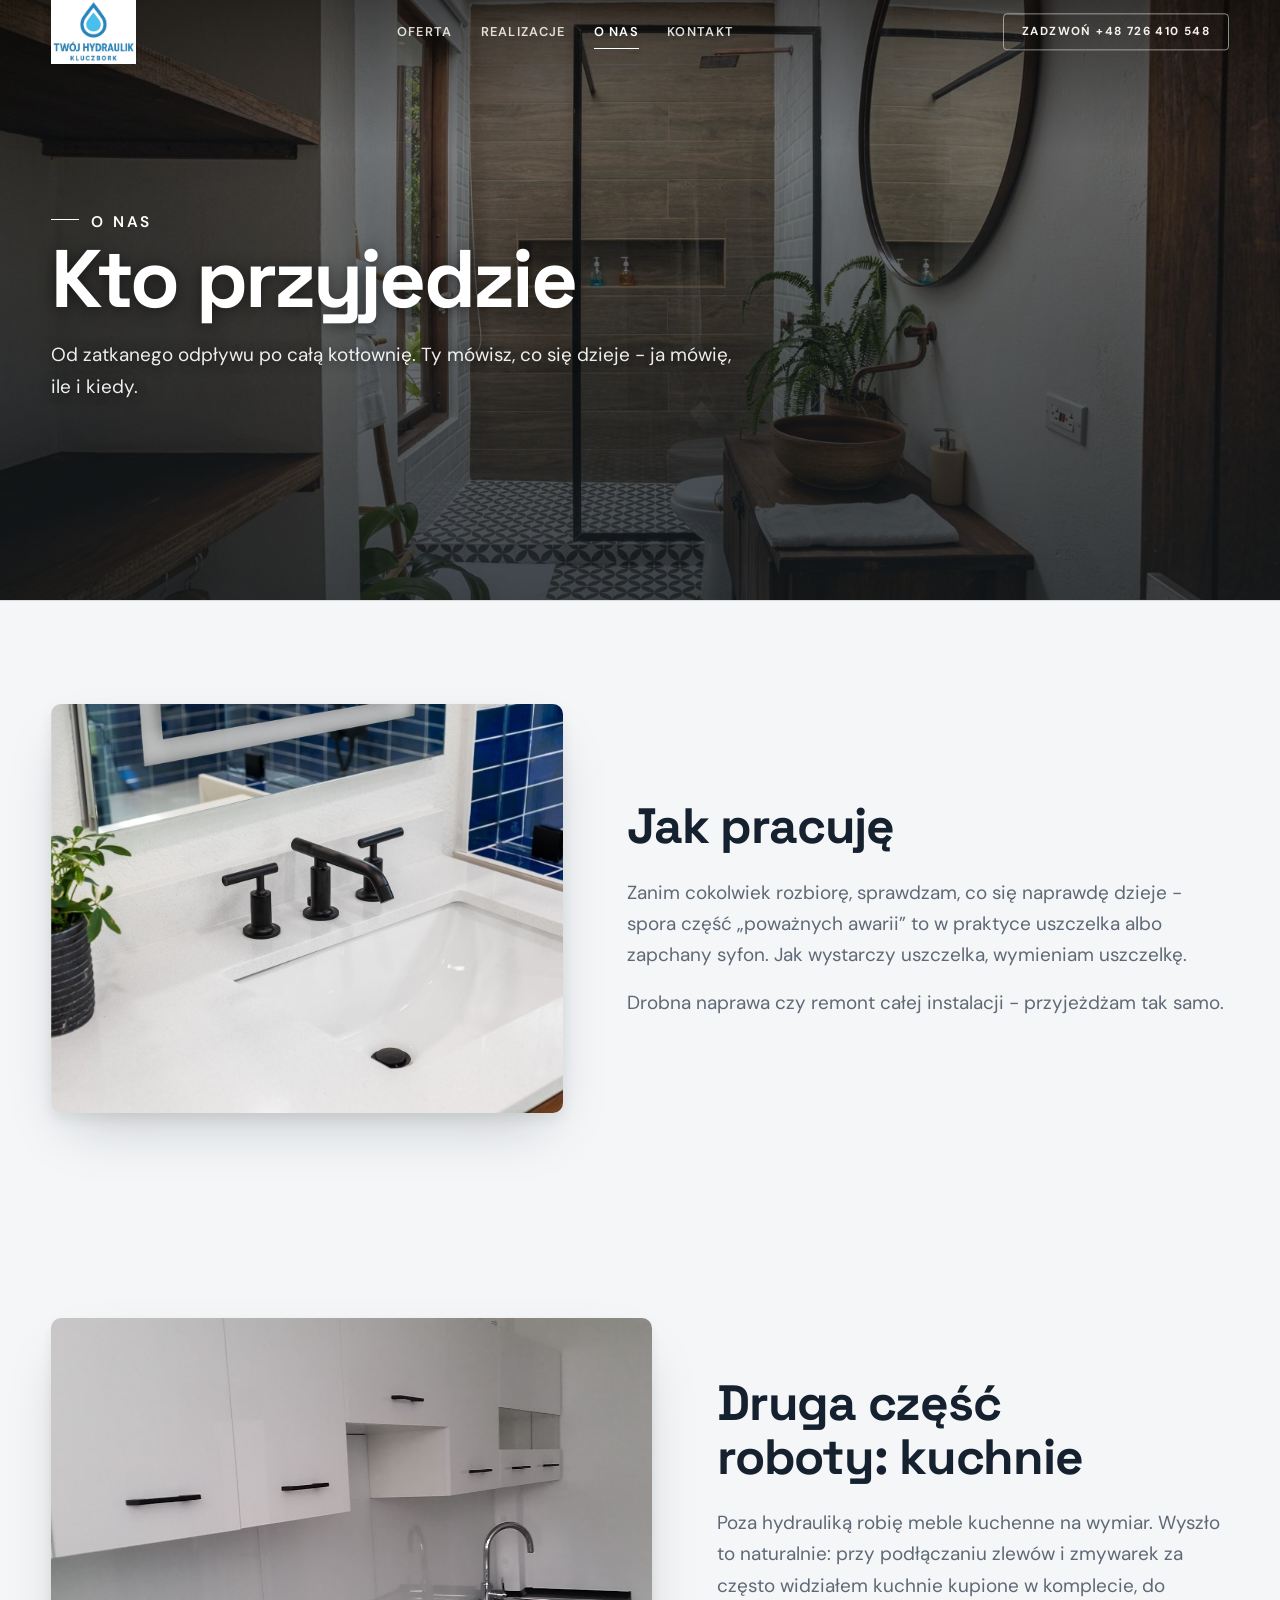
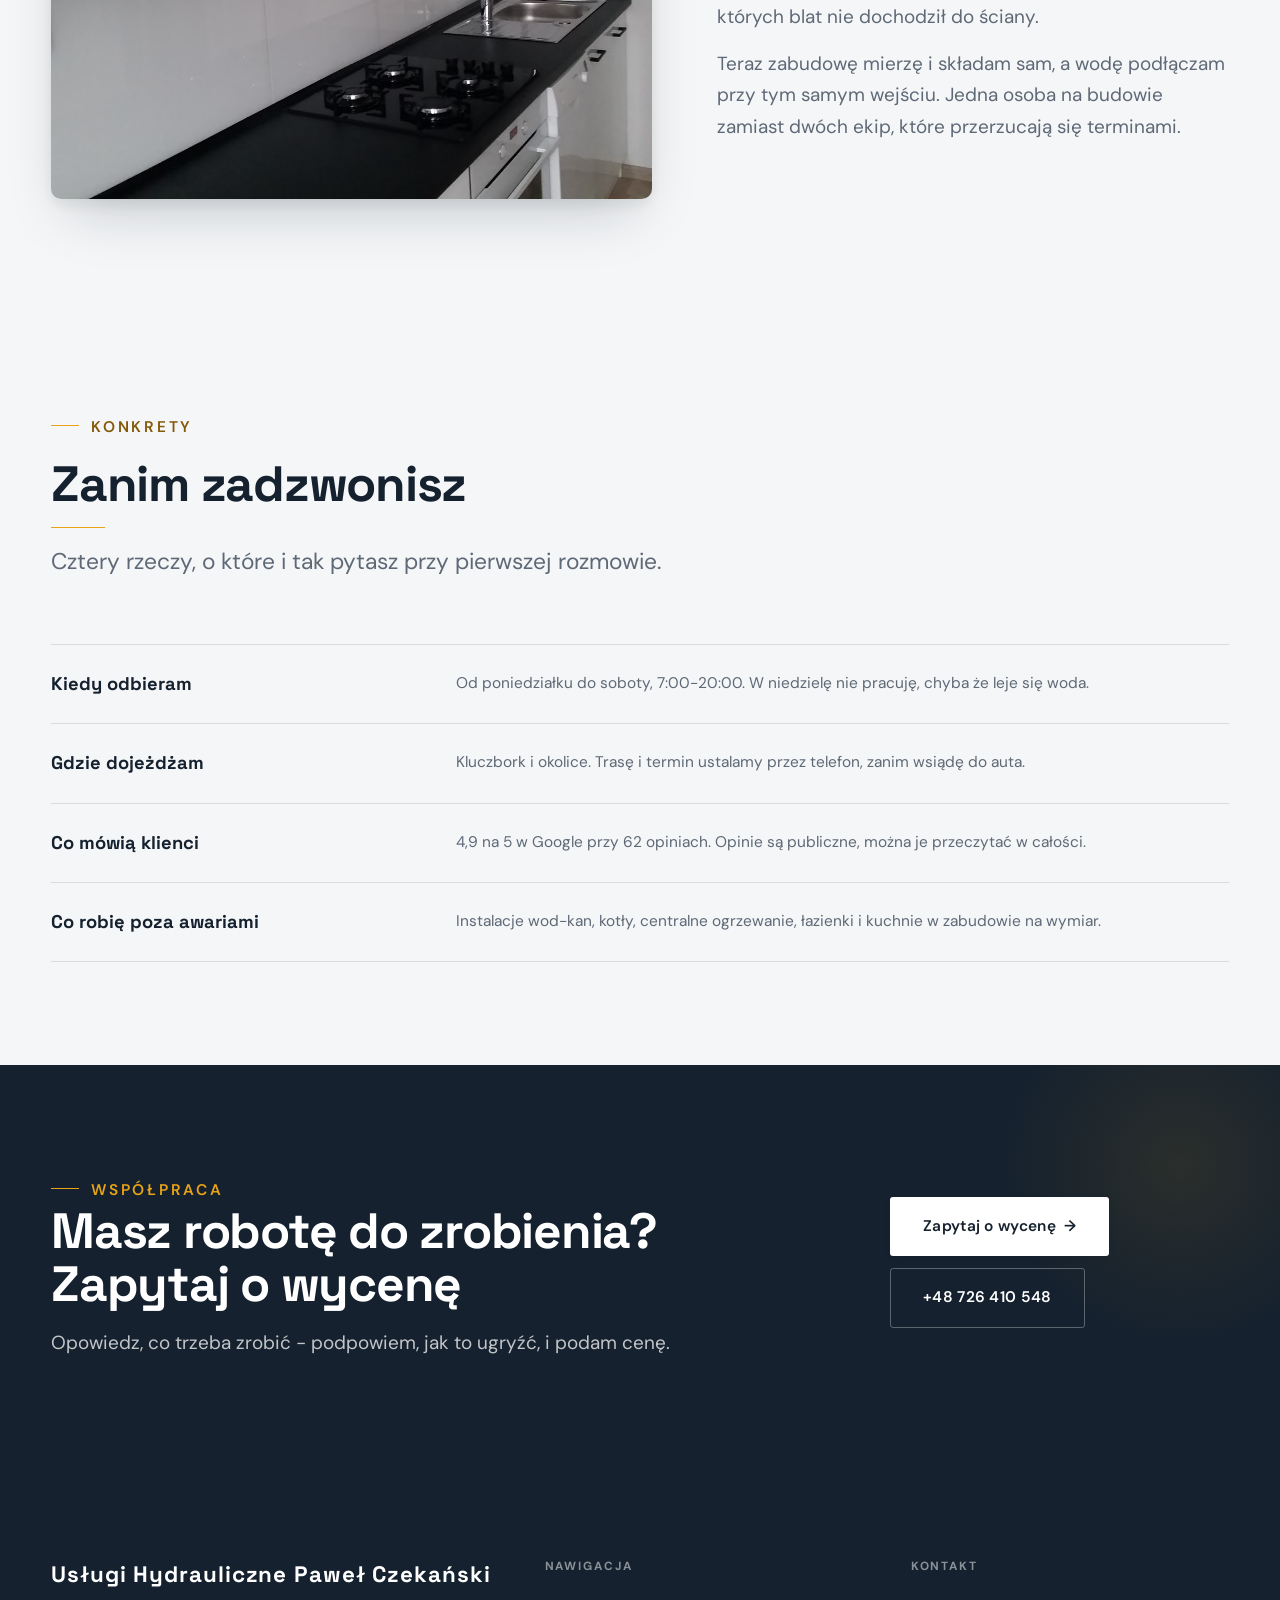
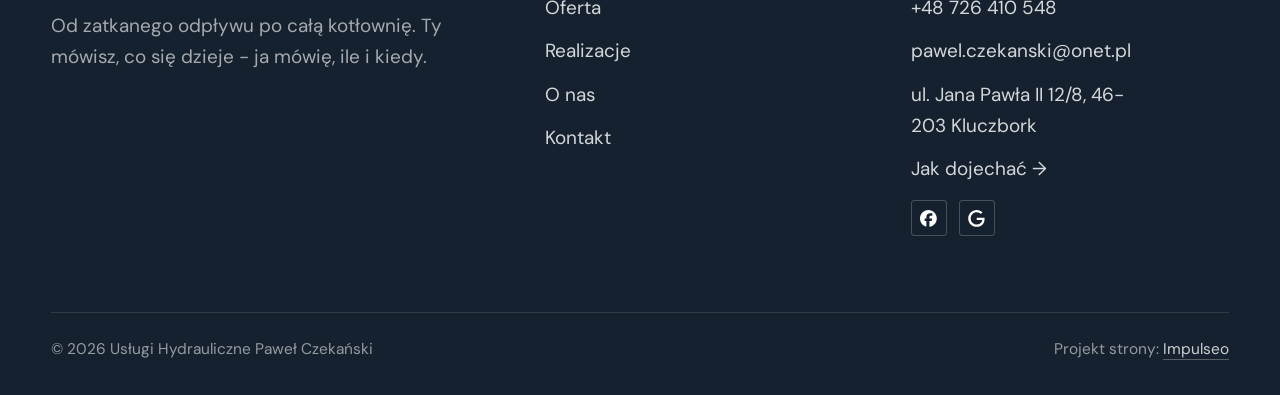
<file: o-nas.html>
<!DOCTYPE html>
<html lang="pl">
<head>
<meta charset="UTF-8">
<meta name="viewport" content="width=device-width, initial-scale=1.0">
<title>O nas - Usługi Hydrauliczne Paweł Czekański</title>
<meta name="description" content="Hydraulik w Kluczborku z dojazdem. Awarie, udrażnianie, instalacje wod-kan, kotły i meble kuchenne na wymiar. Cenę znasz przed robotą. Zadzwoń: +48 726 410 548.">
<link rel="canonical" href="https://kris20032.github.io/hydraulik-czekanski-kluczbork/o-nas.html">
<meta name="robots" content="noindex, nofollow">
<meta property="og:type" content="website">
<meta property="og:locale" content="pl_PL">
<meta property="og:site_name" content="Usługi Hydrauliczne Paweł Czekański">
<meta property="og:title" content="O nas - Usługi Hydrauliczne Paweł Czekański">
<meta property="og:description" content="Hydraulik w Kluczborku z dojazdem. Awarie, udrażnianie, instalacje wod-kan, kotły i meble kuchenne na wymiar. Cenę znasz przed robotą. Zadzwoń: +48 726 410 548.">
<meta property="og:url" content="https://kris20032.github.io/hydraulik-czekanski-kluczbork/o-nas.html">
<meta property="og:image" content="https://kris20032.github.io/hydraulik-czekanski-kluczbork/img/og.jpg">
<meta property="og:image:width" content="1200">
<meta property="og:image:height" content="630">
<meta name="twitter:card" content="summary_large_image">
<link rel="preconnect" href="https://fonts.googleapis.com">
<link rel="preconnect" href="https://fonts.gstatic.com" crossorigin>
<link href="https://fonts.googleapis.com/css2?family=Space+Grotesk:wght@500;600;700&family=DM+Sans:opsz,wght@9..40,400;9..40,500;9..40,600&display=swap" rel="stylesheet">
<link rel="stylesheet" href="assets/styles.css?v=4c4120d7">
</head>
<body>

<header class="nav">
  <div class="wrap nav-inner">
    <a class="brand brand-has-logo" href="index.html"><img class="brand-logo" src="img/logo.jpg" alt="Twój Hydraulik Kluczbork - Usługi Hydrauliczne Paweł Czekański" width="842" height="634" decoding="async"></a>
    <nav class="nav-links">
      <a href="oferta.html">Oferta</a>
      <a href="realizacje.html">Realizacje</a>
      <a href="o-nas.html" class="active" aria-current="page">O nas</a>
      <a href="kontakt.html">Kontakt</a>
      <a href="tel:+48726410548" class="btn btn-accent">Zadzwoń +48 726 410 548</a>
    </nav>
    <button class="nav-toggle" aria-label="Menu"><span></span><span></span><span></span></button>
  </div>
</header>

<main>
<section class="pagehead">
  <img src="img/g11.jpg" alt="Usługi Hydrauliczne Paweł Czekański - Kto przyjedzie" width="1600" height="1066" decoding="async">
  <div class="wrap">
    <span class="eyebrow">O nas</span>
    <h1>Kto przyjedzie</h1>
    <p>Od zatkanego odpływu po całą kotłownię. Ty mówisz, co się dzieje - ja mówię, ile i kiedy.</p>
  </div>
</section>
<section>
  <div class="wrap split">
    <div class="split-art reveal"><img src="img/g12.jpg" alt="Usługi Hydrauliczne Paweł Czekański" loading="lazy" width="1600" height="1066" decoding="async"></div>
    <div class="split-copy reveal">
      <h2>Jak pracuję</h2>
      <p class="muted">Zanim cokolwiek rozbiorę, sprawdzam, co się naprawdę dzieje - spora część „poważnych awarii” to w praktyce uszczelka albo zapchany syfon. Jak wystarczy uszczelka, wymieniam uszczelkę.</p>
      <p class="muted">Drobna naprawa czy remont całej instalacji - przyjeżdżam tak samo.</p>
    </div>
  </div>
</section>
<section>
  <div class="wrap split rev">
    <div class="split-art reveal"><img src="img/about.jpg" alt="Kuchnia w zabudowie po montażu" loading="lazy" width="1600" height="900" decoding="async"></div>
    <div class="split-copy reveal">
      <h2>Druga część roboty: kuchnie</h2>
      <p class="muted">Poza hydrauliką robię meble kuchenne na wymiar. Wyszło to naturalnie: przy podłączaniu zlewów i zmywarek za często widziałem kuchnie kupione w komplecie, do których blat nie dochodził do ściany.</p>
      <p class="muted">Teraz zabudowę mierzę i składam sam, a wodę podłączam przy tym samym wejściu. Jedna osoba na budowie zamiast dwóch ekip, które przerzucają się terminami.</p>
    </div>
  </div>
</section>


<section class="fach-uslugi">
  <div class="wrap">
    <div class="head reveal">
      <span class="eyebrow">Konkrety</span>
      <h2>Zanim zadzwonisz</h2>
      <p>Cztery rzeczy, o które i tak pytasz przy pierwszej rozmowie.</p>
    </div>
    <ul class="fu-list">
      <li class="fu-row reveal"><div class="fu-name">Kiedy odbieram</div><div class="fu-desc">Od poniedziałku do soboty, 7:00-20:00. W niedzielę nie pracuję, chyba że leje się woda.</div></li>
      <li class="fu-row reveal"><div class="fu-name">Gdzie dojeżdżam</div><div class="fu-desc">Kluczbork i okolice. Trasę i termin ustalamy przez telefon, zanim wsiądę do auta.</div></li>
      <li class="fu-row reveal"><div class="fu-name">Co mówią klienci</div><div class="fu-desc">4,9 na 5 w Google przy 62 opiniach. Opinie są publiczne, można je przeczytać w całości.</div></li>
      <li class="fu-row reveal"><div class="fu-name">Co robię poza awariami</div><div class="fu-desc">Instalacje wod-kan, kotły, centralne ogrzewanie, łazienki i kuchnie w zabudowie na wymiar.</div></li>
    </ul>
  </div>
</section>

<section class="cta">
  <div class="wrap">
    <div class="reveal">
      <span class="eyebrow">Współpraca</span>
      <h2>Masz robotę do zrobienia? Zapytaj o wycenę</h2>
      <p>Opowiedz, co trzeba zrobić - podpowiem, jak to ugryźć, i podam cenę.</p>
    </div>
    <div class="cta-actions reveal">
      <a href="kontakt.html" class="btn btn-light">Zapytaj o wycenę <span class="arr">→</span></a>
      <a href="tel:+48726410548" class="btn btn-ghost btn-ghost-cta">+48 726 410 548</a>
    </div>
  </div>
</section>
</main>

<footer>
  <div class="wrap">
    <div class="foot-grid">
      <div class="foot-brand">
        <div class="name">Usługi Hydrauliczne Paweł Czekański</div>
        <p>Od zatkanego odpływu po całą kotłownię. Ty mówisz, co się dzieje - ja mówię, ile i kiedy.</p>
      </div>
      <div class="foot-col">
        <h4>Nawigacja</h4>
        <a href="oferta.html">Oferta</a>
        <a href="realizacje.html">Realizacje</a>
        <a href="o-nas.html">O nas</a>
        <a href="kontakt.html">Kontakt</a>
      </div>
      <div class="foot-col">
        <h4>Kontakt</h4>
        <a href="tel:+48726410548">+48 726 410 548</a>
        <a href="mailto:pawel.czekanski@onet.pl">pawel.czekanski@onet.pl</a>
        <p>ul. Jana Pawła II 12/8, 46-203 Kluczbork</p>
        <a href="https://maps.google.com/?cid=4018137555859784734" target="_blank" rel="noopener">Jak dojechać →</a>
      <div class="foot-soc">
        <a class="soc" href="https://www.facebook.com/61575415926028/" target="_blank" rel="noopener" aria-label="Facebook - Usługi Hydrauliczne Paweł Czekański"><svg viewBox="0 0 24 24" aria-hidden="true" focusable="false"><path d="M9.101 23.691v-7.98H6.627v-3.667h2.474v-1.58c0-4.085 1.848-5.978 5.858-5.978.401 0 .955.042 1.468.103a8.68 8.68 0 0 1 1.141.195v3.325a8.623 8.623 0 0 0-.653-.036 26.805 26.805 0 0 0-.733-.009c-.707 0-1.259.096-1.675.309a1.686 1.686 0 0 0-.679.622c-.258.42-.374.995-.374 1.752v1.297h3.919l-.386 2.103-.287 1.564h-3.246v8.245C19.396 23.238 24 18.179 24 12.044c0-6.627-5.373-12-12-12s-12 5.373-12 12c0 5.628 3.874 10.35 9.101 11.647Z" fill="currentColor"/></svg></a>
        <a class="soc" href="https://maps.google.com/?cid=4018137555859784734" target="_blank" rel="noopener" aria-label="Google - Usługi Hydrauliczne Paweł Czekański"><svg viewBox="0 0 24 24" aria-hidden="true" focusable="false"><path d="M12.48 10.92v3.28h7.84c-.24 1.84-.853 3.187-1.787 4.133-1.147 1.147-2.933 2.4-6.053 2.4-4.827 0-8.6-3.893-8.6-8.72s3.773-8.72 8.6-8.72c2.6 0 4.507 1.027 5.907 2.347l2.307-2.307C18.747 1.44 16.133 0 12.48 0 5.867 0 .307 5.387.307 12s5.56 12 12.173 12c3.573 0 6.267-1.173 8.373-3.36 2.16-2.16 2.84-5.213 2.84-7.667 0-.76-.053-1.467-.173-2.053H12.48z" fill="currentColor"/></svg></a>
      </div>
      </div>
    </div>
    <div class="foot-bot">
      <span>© 2026 Usługi Hydrauliczne Paweł Czekański</span>
      <span>Projekt strony: <a class="foot-credit" href="https://impulseo.pl" target="_blank" rel="noopener">Impulseo</a></span>
    </div>
  </div>
</footer>
<div class="sticky-call"><a class="sc-call" href="tel:+48726410548"><svg class="ico-tel" width="16" height="16" viewBox="0 0 24 24" fill="none" aria-hidden="true"><path d="M6.6 10.8a15.5 15.5 0 0 0 6.6 6.6l2.2-2.2a1 1 0 0 1 1-.24 11.4 11.4 0 0 0 3.6.58 1 1 0 0 1 1 1V20a1 1 0 0 1-1 1A17 17 0 0 1 3 4a1 1 0 0 1 1-1h3.5a1 1 0 0 1 1 1c0 1.25.2 2.46.58 3.6a1 1 0 0 1-.25 1l-2.23 2.2Z" fill="currentColor"/></svg> Zadzwoń</a><a class="sc-quote" href="kontakt.html">Bezpłatna wycena</a></div>
<div class="demo-wazne" data-do="2026-08-19" data-cykl="3" hidden><svg class="dw-ico" width="13" height="13" viewBox="0 0 24 24" fill="none" aria-hidden="true"><circle cx="12" cy="12" r="8.6" stroke="currentColor" stroke-width="1.8"/><path d="M12 7.2V12l3.3 2" stroke="currentColor" stroke-width="1.8" stroke-linecap="round"/></svg><span class="dw-txt"></span></div>

<script src="assets/main.js"></script>
</body>
</html>
</file>
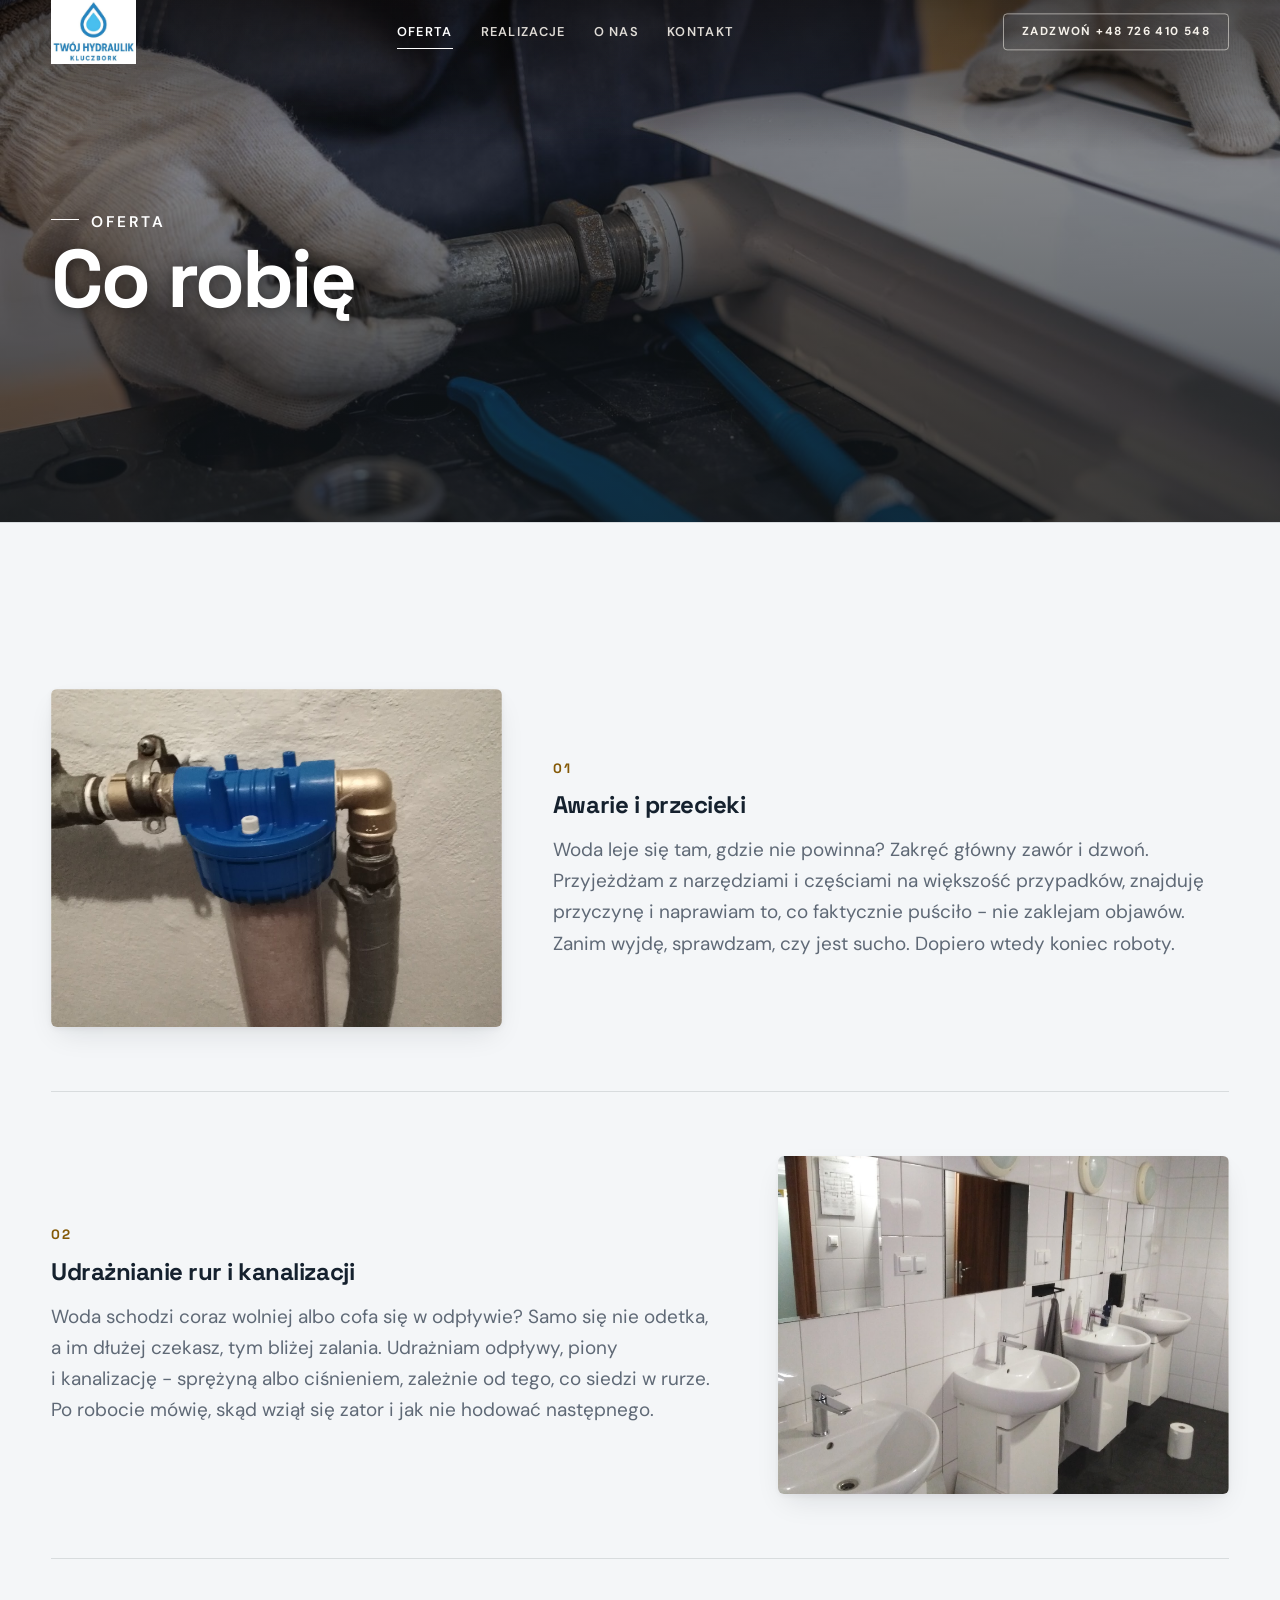
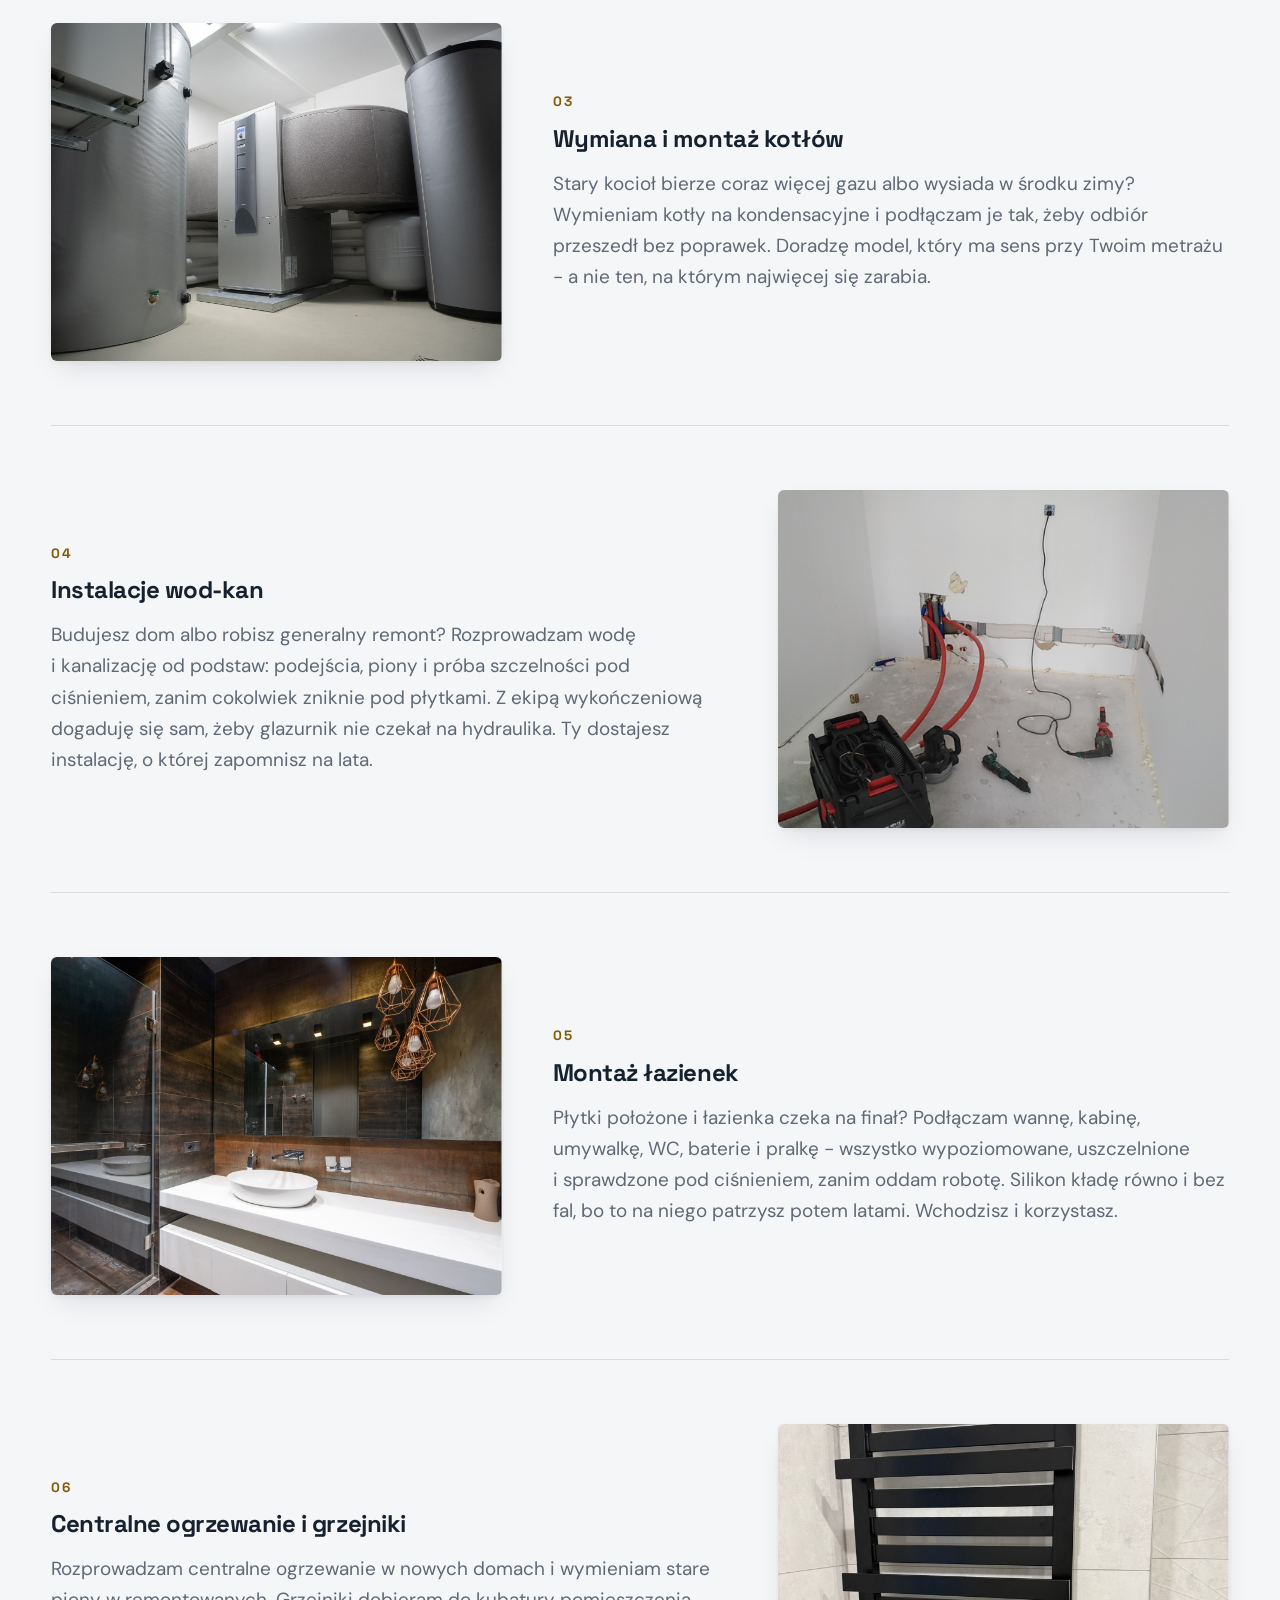
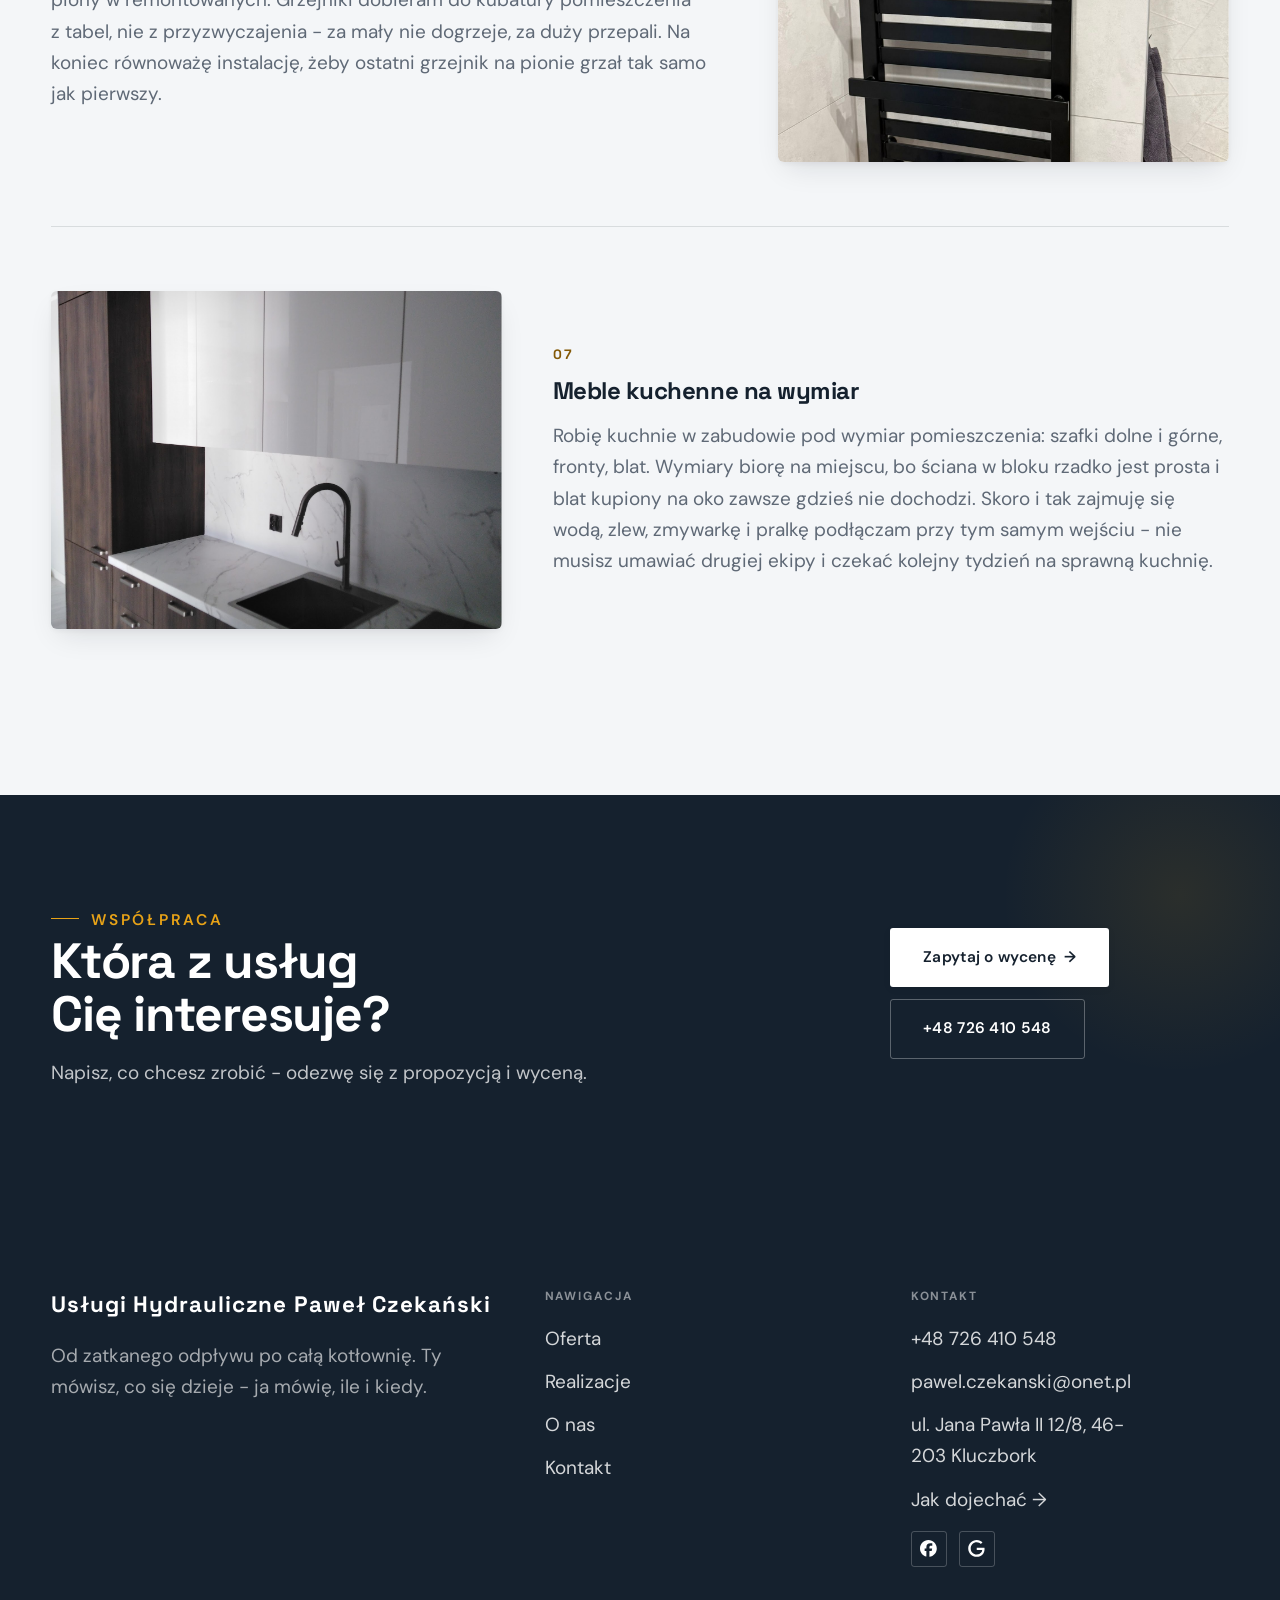
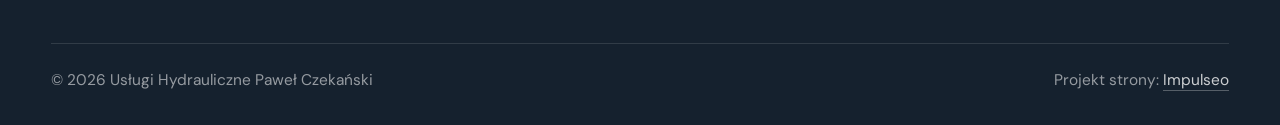
<file: oferta.html>
<!DOCTYPE html>
<html lang="pl">
<head>
<meta charset="UTF-8">
<meta name="viewport" content="width=device-width, initial-scale=1.0">
<title>Oferta - Usługi Hydrauliczne Paweł Czekański</title>
<meta name="description" content="Hydraulik w Kluczborku z dojazdem. Awarie, udrażnianie, instalacje wod-kan, kotły i meble kuchenne na wymiar. Cenę znasz przed robotą. Zadzwoń: +48 726 410 548.">
<link rel="canonical" href="https://kris20032.github.io/hydraulik-czekanski-kluczbork/oferta.html">
<meta name="robots" content="noindex, nofollow">
<meta property="og:type" content="website">
<meta property="og:locale" content="pl_PL">
<meta property="og:site_name" content="Usługi Hydrauliczne Paweł Czekański">
<meta property="og:title" content="Oferta - Usługi Hydrauliczne Paweł Czekański">
<meta property="og:description" content="Hydraulik w Kluczborku z dojazdem. Awarie, udrażnianie, instalacje wod-kan, kotły i meble kuchenne na wymiar. Cenę znasz przed robotą. Zadzwoń: +48 726 410 548.">
<meta property="og:url" content="https://kris20032.github.io/hydraulik-czekanski-kluczbork/oferta.html">
<meta property="og:image" content="https://kris20032.github.io/hydraulik-czekanski-kluczbork/img/og.jpg">
<meta property="og:image:width" content="1200">
<meta property="og:image:height" content="630">
<meta name="twitter:card" content="summary_large_image">
<link rel="preconnect" href="https://fonts.googleapis.com">
<link rel="preconnect" href="https://fonts.gstatic.com" crossorigin>
<link href="https://fonts.googleapis.com/css2?family=Space+Grotesk:wght@500;600;700&family=DM+Sans:opsz,wght@9..40,400;9..40,500;9..40,600&display=swap" rel="stylesheet">
<link rel="stylesheet" href="assets/styles.css?v=4c4120d7">
</head>
<body>

<header class="nav">
  <div class="wrap nav-inner">
    <a class="brand brand-has-logo" href="index.html"><img class="brand-logo" src="img/logo.jpg" alt="Twój Hydraulik Kluczbork - Usługi Hydrauliczne Paweł Czekański" width="842" height="634" decoding="async"></a>
    <nav class="nav-links">
      <a href="oferta.html" class="active" aria-current="page">Oferta</a>
      <a href="realizacje.html">Realizacje</a>
      <a href="o-nas.html">O nas</a>
      <a href="kontakt.html">Kontakt</a>
      <a href="tel:+48726410548" class="btn btn-accent">Zadzwoń +48 726 410 548</a>
    </nav>
    <button class="nav-toggle" aria-label="Menu"><span></span><span></span><span></span></button>
  </div>
</header>

<main>
<section class="pagehead">
  <img src="img/head-oferta.jpg" alt="Usługi Hydrauliczne Paweł Czekański - Co robię" width="1507" height="1300" decoding="async">
  <div class="wrap">
    <span class="eyebrow">Oferta</span>
    <h1>Co robię</h1>
  </div>
</section>
<section>
  <div class="wrap">
    <div class="svc-row reveal">
      <div class="svc-row-art"><img src="img/g4.jpg" alt="Awarie i przecieki" loading="lazy" width="1600" height="2133" decoding="async"></div>
      <div>
        <span class="num">01</span>
        <h3>Awarie i przecieki</h3>
        <p class="muted">Woda leje się tam, gdzie nie powinna? Zakręć główny zawór i dzwoń. Przyjeżdżam z narzędziami i częściami na większość przypadków, znajduję przyczynę i naprawiam to, co faktycznie puściło - nie zaklejam objawów. Zanim wyjdę, sprawdzam, czy jest sucho. Dopiero wtedy koniec roboty.</p>
      </div>
    </div>
    <div class="svc-row rev reveal">
      <div class="svc-row-art"><img src="img/g3.jpg" alt="Udrażnianie rur i kanalizacji" loading="lazy" width="1600" height="2133" decoding="async"></div>
      <div>
        <span class="num">02</span>
        <h3>Udrażnianie rur i kanalizacji</h3>
        <p class="muted">Woda schodzi coraz wolniej albo cofa się w odpływie? Samo się nie odetka, a im dłużej czekasz, tym bliżej zalania. Udrażniam odpływy, piony i kanalizację - sprężyną albo ciśnieniem, zależnie od tego, co siedzi w rurze. Po robocie mówię, skąd wziął się zator i jak nie hodować następnego.</p>
      </div>
    </div>
    <div class="svc-row reveal">
      <div class="svc-row-art"><img src="img/g7.jpg" alt="Wymiana i montaż kotłów" loading="lazy" width="1880" height="1253" decoding="async"></div>
      <div>
        <span class="num">03</span>
        <h3>Wymiana i montaż kotłów</h3>
        <p class="muted">Stary kocioł bierze coraz więcej gazu albo wysiada w środku zimy? Wymieniam kotły na kondensacyjne i podłączam je tak, żeby odbiór przeszedł bez poprawek. Doradzę model, który ma sens przy Twoim metrażu - a nie ten, na którym najwięcej się zarabia.</p>
      </div>
    </div>
    <div class="svc-row rev reveal">
      <div class="svc-row-art"><img src="img/g5.jpg" alt="Instalacje wod-kan" loading="lazy" width="1200" height="1600" decoding="async"></div>
      <div>
        <span class="num">04</span>
        <h3>Instalacje wod-kan</h3>
        <p class="muted">Budujesz dom albo robisz generalny remont? Rozprowadzam wodę i kanalizację od podstaw: podejścia, piony i próba szczelności pod ciśnieniem, zanim cokolwiek zniknie pod płytkami. Z ekipą wykończeniową dogaduję się sam, żeby glazurnik nie czekał na hydraulika. Ty dostajesz instalację, o której zapomnisz na lata.</p>
      </div>
    </div>
    <div class="svc-row reveal">
      <div class="svc-row-art"><img src="img/g8.jpg" alt="Montaż łazienek" loading="lazy" width="1600" height="1068" decoding="async"></div>
      <div>
        <span class="num">05</span>
        <h3>Montaż łazienek</h3>
        <p class="muted">Płytki położone i łazienka czeka na finał? Podłączam wannę, kabinę, umywalkę, WC, baterie i pralkę - wszystko wypoziomowane, uszczelnione i sprawdzone pod ciśnieniem, zanim oddam robotę. Silikon kładę równo i bez fal, bo to na niego patrzysz potem latami. Wchodzisz i korzystasz.</p>
      </div>
    </div>
    <div class="svc-row rev reveal">
      <div class="svc-row-art"><img src="img/g2.jpg" alt="Centralne ogrzewanie i grzejniki" loading="lazy" width="1536" height="2048" decoding="async"></div>
      <div>
        <span class="num">06</span>
        <h3>Centralne ogrzewanie i grzejniki</h3>
        <p class="muted">Rozprowadzam centralne ogrzewanie w nowych domach i wymieniam stare piony w remontowanych. Grzejniki dobieram do kubatury pomieszczenia z tabel, nie z przyzwyczajenia - za mały nie dogrzeje, za duży przepali. Na koniec równoważę instalację, żeby ostatni grzejnik na pionie grzał tak samo jak pierwszy.</p>
      </div>
    </div>
    <div class="svc-row reveal">
      <div class="svc-row-art"><img src="img/g1.jpg" alt="Meble kuchenne na wymiar" loading="lazy" width="1600" height="2133" decoding="async"></div>
      <div>
        <span class="num">07</span>
        <h3>Meble kuchenne na wymiar</h3>
        <p class="muted">Robię kuchnie w zabudowie pod wymiar pomieszczenia: szafki dolne i górne, fronty, blat. Wymiary biorę na miejscu, bo ściana w bloku rzadko jest prosta i blat kupiony na oko zawsze gdzieś nie dochodzi. Skoro i tak zajmuję się wodą, zlew, zmywarkę i pralkę podłączam przy tym samym wejściu - nie musisz umawiać drugiej ekipy i czekać kolejny tydzień na sprawną kuchnię.</p>
      </div>
    </div>
  </div>
</section>

<section class="cta">
  <div class="wrap">
    <div class="reveal">
      <span class="eyebrow">Współpraca</span>
      <h2>Która z usług Cię interesuje?</h2>
      <p>Napisz, co chcesz zrobić - odezwę się z propozycją i wyceną.</p>
    </div>
    <div class="cta-actions reveal">
      <a href="kontakt.html" class="btn btn-light">Zapytaj o wycenę <span class="arr">→</span></a>
      <a href="tel:+48726410548" class="btn btn-ghost btn-ghost-cta">+48 726 410 548</a>
    </div>
  </div>
</section>
</main>

<footer>
  <div class="wrap">
    <div class="foot-grid">
      <div class="foot-brand">
        <div class="name">Usługi Hydrauliczne Paweł Czekański</div>
        <p>Od zatkanego odpływu po całą kotłownię. Ty mówisz, co się dzieje - ja mówię, ile i kiedy.</p>
      </div>
      <div class="foot-col">
        <h4>Nawigacja</h4>
        <a href="oferta.html">Oferta</a>
        <a href="realizacje.html">Realizacje</a>
        <a href="o-nas.html">O nas</a>
        <a href="kontakt.html">Kontakt</a>
      </div>
      <div class="foot-col">
        <h4>Kontakt</h4>
        <a href="tel:+48726410548">+48 726 410 548</a>
        <a href="mailto:pawel.czekanski@onet.pl">pawel.czekanski@onet.pl</a>
        <p>ul. Jana Pawła II 12/8, 46-203 Kluczbork</p>
        <a href="https://maps.google.com/?cid=4018137555859784734" target="_blank" rel="noopener">Jak dojechać →</a>
      <div class="foot-soc">
        <a class="soc" href="https://www.facebook.com/61575415926028/" target="_blank" rel="noopener" aria-label="Facebook - Usługi Hydrauliczne Paweł Czekański"><svg viewBox="0 0 24 24" aria-hidden="true" focusable="false"><path d="M9.101 23.691v-7.98H6.627v-3.667h2.474v-1.58c0-4.085 1.848-5.978 5.858-5.978.401 0 .955.042 1.468.103a8.68 8.68 0 0 1 1.141.195v3.325a8.623 8.623 0 0 0-.653-.036 26.805 26.805 0 0 0-.733-.009c-.707 0-1.259.096-1.675.309a1.686 1.686 0 0 0-.679.622c-.258.42-.374.995-.374 1.752v1.297h3.919l-.386 2.103-.287 1.564h-3.246v8.245C19.396 23.238 24 18.179 24 12.044c0-6.627-5.373-12-12-12s-12 5.373-12 12c0 5.628 3.874 10.35 9.101 11.647Z" fill="currentColor"/></svg></a>
        <a class="soc" href="https://maps.google.com/?cid=4018137555859784734" target="_blank" rel="noopener" aria-label="Google - Usługi Hydrauliczne Paweł Czekański"><svg viewBox="0 0 24 24" aria-hidden="true" focusable="false"><path d="M12.48 10.92v3.28h7.84c-.24 1.84-.853 3.187-1.787 4.133-1.147 1.147-2.933 2.4-6.053 2.4-4.827 0-8.6-3.893-8.6-8.72s3.773-8.72 8.6-8.72c2.6 0 4.507 1.027 5.907 2.347l2.307-2.307C18.747 1.44 16.133 0 12.48 0 5.867 0 .307 5.387.307 12s5.56 12 12.173 12c3.573 0 6.267-1.173 8.373-3.36 2.16-2.16 2.84-5.213 2.84-7.667 0-.76-.053-1.467-.173-2.053H12.48z" fill="currentColor"/></svg></a>
      </div>
      </div>
    </div>
    <div class="foot-bot">
      <span>© 2026 Usługi Hydrauliczne Paweł Czekański</span>
      <span>Projekt strony: <a class="foot-credit" href="https://impulseo.pl" target="_blank" rel="noopener">Impulseo</a></span>
    </div>
  </div>
</footer>
<div class="sticky-call"><a class="sc-call" href="tel:+48726410548"><svg class="ico-tel" width="16" height="16" viewBox="0 0 24 24" fill="none" aria-hidden="true"><path d="M6.6 10.8a15.5 15.5 0 0 0 6.6 6.6l2.2-2.2a1 1 0 0 1 1-.24 11.4 11.4 0 0 0 3.6.58 1 1 0 0 1 1 1V20a1 1 0 0 1-1 1A17 17 0 0 1 3 4a1 1 0 0 1 1-1h3.5a1 1 0 0 1 1 1c0 1.25.2 2.46.58 3.6a1 1 0 0 1-.25 1l-2.23 2.2Z" fill="currentColor"/></svg> Zadzwoń</a><a class="sc-quote" href="kontakt.html">Bezpłatna wycena</a></div>
<div class="demo-wazne" data-do="2026-08-19" data-cykl="3" hidden><svg class="dw-ico" width="13" height="13" viewBox="0 0 24 24" fill="none" aria-hidden="true"><circle cx="12" cy="12" r="8.6" stroke="currentColor" stroke-width="1.8"/><path d="M12 7.2V12l3.3 2" stroke="currentColor" stroke-width="1.8" stroke-linecap="round"/></svg><span class="dw-txt"></span></div>

<script src="assets/main.js"></script>
</body>
</html>
</file>
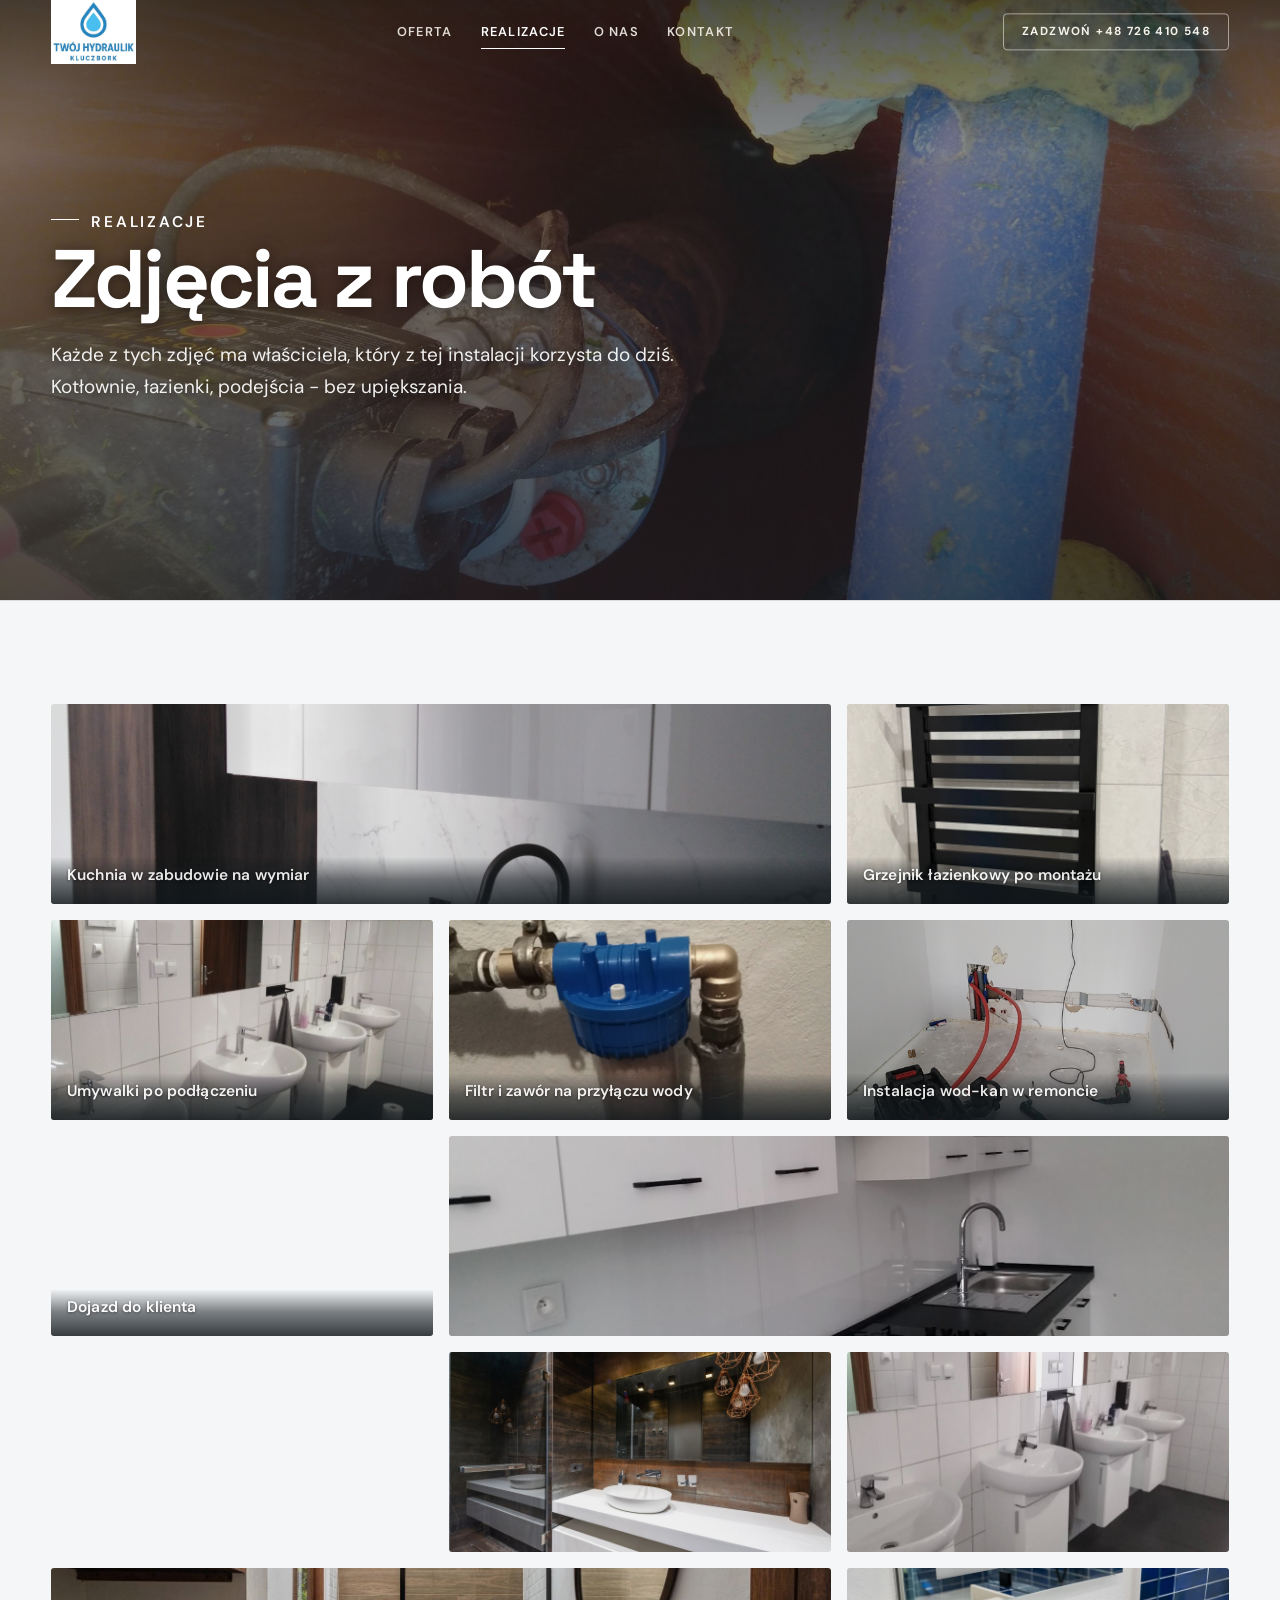
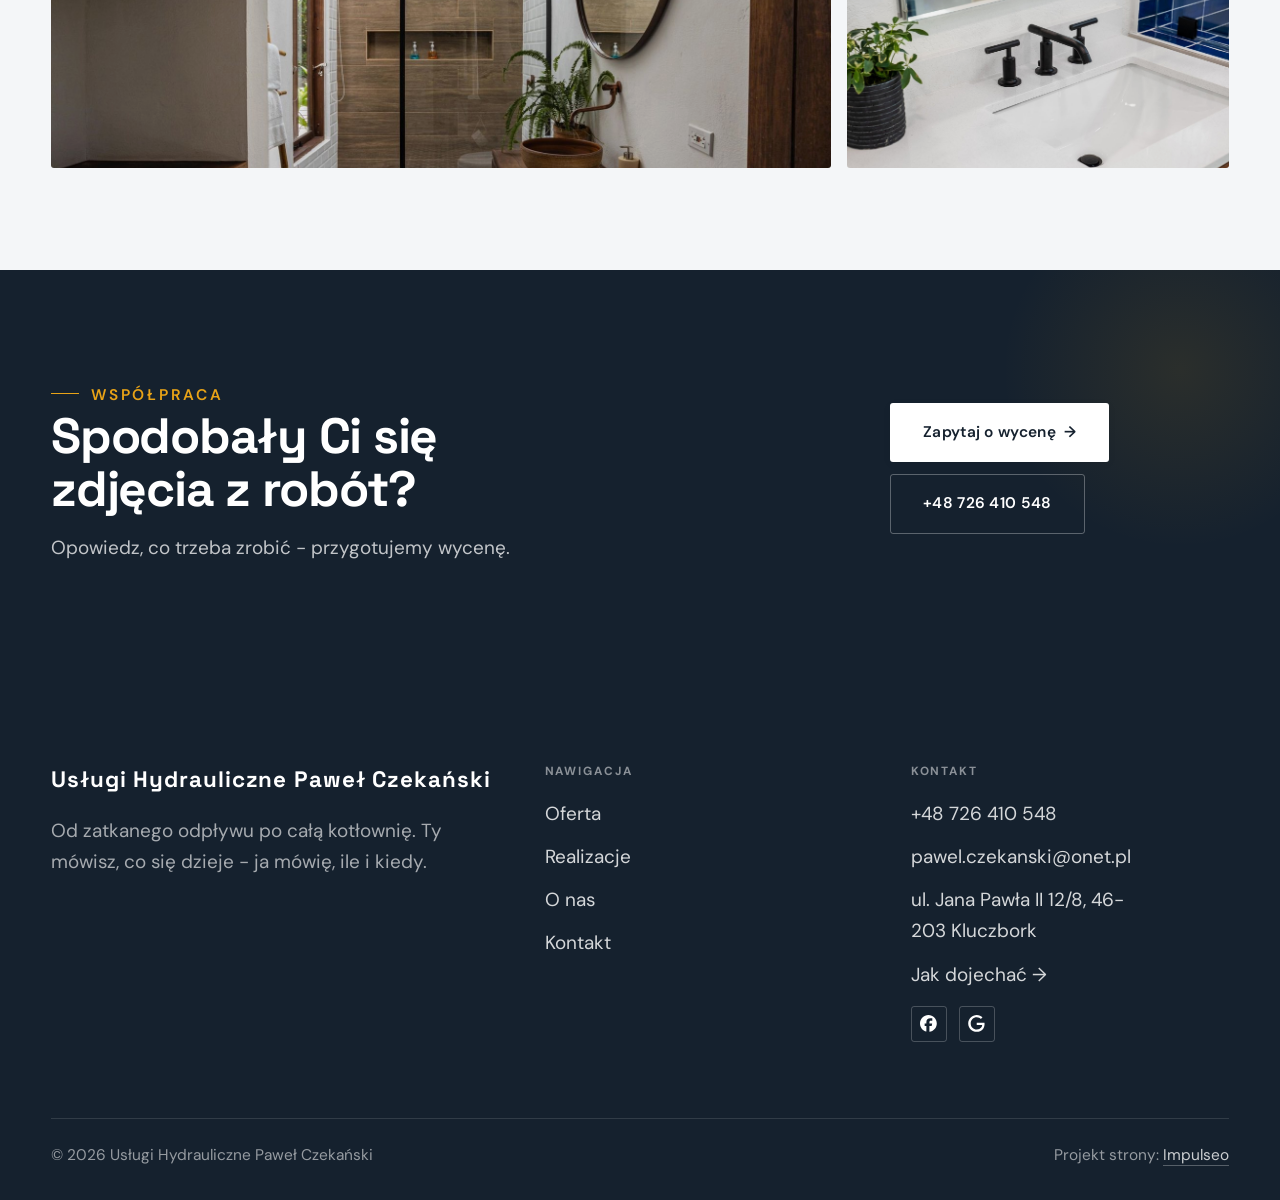
<file: realizacje.html>
<!DOCTYPE html>
<html lang="pl">
<head>
<meta charset="UTF-8">
<meta name="viewport" content="width=device-width, initial-scale=1.0">
<title>Realizacje - Usługi Hydrauliczne Paweł Czekański</title>
<meta name="description" content="Realizacje Usługi Hydrauliczne Paweł Czekański: Instalacja wod-kan, Łazienka po montażu, Kotłownia, Wymiana grzejnika, Udrażnianie kanalizacji">
<link rel="canonical" href="https://kris20032.github.io/hydraulik-czekanski-kluczbork/realizacje.html">
<meta name="robots" content="noindex, nofollow">
<meta property="og:type" content="website">
<meta property="og:locale" content="pl_PL">
<meta property="og:site_name" content="Usługi Hydrauliczne Paweł Czekański">
<meta property="og:title" content="Realizacje - Usługi Hydrauliczne Paweł Czekański">
<meta property="og:description" content="Realizacje Usługi Hydrauliczne Paweł Czekański: Instalacja wod-kan, Łazienka po montażu, Kotłownia, Wymiana grzejnika, Udrażnianie kanalizacji">
<meta property="og:url" content="https://kris20032.github.io/hydraulik-czekanski-kluczbork/realizacje.html">
<meta property="og:image" content="https://kris20032.github.io/hydraulik-czekanski-kluczbork/img/og.jpg">
<meta property="og:image:width" content="1200">
<meta property="og:image:height" content="630">
<meta name="twitter:card" content="summary_large_image">
<link rel="preconnect" href="https://fonts.googleapis.com">
<link rel="preconnect" href="https://fonts.gstatic.com" crossorigin>
<link href="https://fonts.googleapis.com/css2?family=Space+Grotesk:wght@500;600;700&family=DM+Sans:opsz,wght@9..40,400;9..40,500;9..40,600&display=swap" rel="stylesheet">
<link rel="stylesheet" href="assets/styles.css?v=4c4120d7">
</head>
<body>

<header class="nav">
  <div class="wrap nav-inner">
    <a class="brand brand-has-logo" href="index.html"><img class="brand-logo" src="img/logo.jpg" alt="Twój Hydraulik Kluczbork - Usługi Hydrauliczne Paweł Czekański" width="842" height="634" decoding="async"></a>
    <nav class="nav-links">
      <a href="oferta.html">Oferta</a>
      <a href="realizacje.html" class="active" aria-current="page">Realizacje</a>
      <a href="o-nas.html">O nas</a>
      <a href="kontakt.html">Kontakt</a>
      <a href="tel:+48726410548" class="btn btn-accent">Zadzwoń +48 726 410 548</a>
    </nav>
    <button class="nav-toggle" aria-label="Menu"><span></span><span></span><span></span></button>
  </div>
</header>

<main>
<section class="pagehead">
  <img src="img/head-realizacje.jpg" alt="Usługi Hydrauliczne Paweł Czekański - Zdjęcia z robót" width="1507" height="1300" decoding="async">
  <div class="wrap">
    <span class="eyebrow">Realizacje</span>
    <h1>Zdjęcia z robót</h1>
    <p>Każde z tych zdjęć ma właściciela, który z tej instalacji korzysta do dziś. Kotłownie, łazienki, podejścia - bez upiększania.</p>
  </div>
</section>
<section>
  <div class="wrap">
    <div class="gallery">
      <div class="tile t-two3 reveal"><img src="img/g1.jpg" alt="Kuchnia w zabudowie na wymiar" loading="lazy" width="1600" height="2133" decoding="async"><div class="cap">Kuchnia w zabudowie na wymiar</div></div>
      <div class="tile t-third reveal"><img src="img/g2.jpg" alt="Grzejnik łazienkowy po montażu" loading="lazy" width="1536" height="2048" decoding="async"><div class="cap">Grzejnik łazienkowy po montażu</div></div>
      <div class="tile t-third reveal"><img src="img/g3.jpg" alt="Umywalki po podłączeniu" loading="lazy" width="1600" height="2133" decoding="async"><div class="cap">Umywalki po podłączeniu</div></div>
      <div class="tile t-third reveal"><img src="img/g4.jpg" alt="Filtr i zawór na przyłączu wody" loading="lazy" width="1600" height="2133" decoding="async"><div class="cap">Filtr i zawór na przyłączu wody</div></div>
      <div class="tile t-third reveal"><img src="img/g5.jpg" alt="Instalacja wod-kan w remoncie" loading="lazy" width="1200" height="1600" decoding="async"><div class="cap">Instalacja wod-kan w remoncie</div></div>
      <div class="tile t-third reveal"><img src="img/g6.jpg" alt="Dojazd do klienta" loading="lazy" width="1600" height="2133" decoding="async"><div class="cap">Dojazd do klienta</div></div>
      <div class="tile t-two3 reveal"><img src="img/about.jpg" alt="Usługi Hydrauliczne Paweł Czekański" loading="lazy" width="1600" height="900" decoding="async"></div>
      <div class="tile t-third reveal"><img src="img/g7.jpg" alt="Usługi Hydrauliczne Paweł Czekański" loading="lazy" width="1880" height="1253" decoding="async"></div>
      <div class="tile t-third reveal"><img src="img/g8.jpg" alt="Usługi Hydrauliczne Paweł Czekański" loading="lazy" width="1600" height="1068" decoding="async"></div>
      <div class="tile t-third reveal"><img src="img/g9.jpg" alt="Usługi Hydrauliczne Paweł Czekański" loading="lazy" width="1600" height="1068" decoding="async"></div>
      <div class="tile t-two3 reveal"><img src="img/g11.jpg" alt="Usługi Hydrauliczne Paweł Czekański" loading="lazy" width="1600" height="1066" decoding="async"></div>
      <div class="tile t-third reveal"><img src="img/g12.jpg" alt="Usługi Hydrauliczne Paweł Czekański" loading="lazy" width="1600" height="1066" decoding="async"></div>
    </div>
  </div>
</section>
<section class="cta">
  <div class="wrap">
    <div class="reveal">
      <span class="eyebrow">Współpraca</span>
      <h2>Spodobały Ci się zdjęcia z robót?</h2>
      <p>Opowiedz, co trzeba zrobić - przygotujemy wycenę.</p>
    </div>
    <div class="cta-actions reveal">
      <a href="kontakt.html" class="btn btn-light">Zapytaj o wycenę <span class="arr">→</span></a>
      <a href="tel:+48726410548" class="btn btn-ghost btn-ghost-cta">+48 726 410 548</a>
    </div>
  </div>
</section>
</main>

<footer>
  <div class="wrap">
    <div class="foot-grid">
      <div class="foot-brand">
        <div class="name">Usługi Hydrauliczne Paweł Czekański</div>
        <p>Od zatkanego odpływu po całą kotłownię. Ty mówisz, co się dzieje - ja mówię, ile i kiedy.</p>
      </div>
      <div class="foot-col">
        <h4>Nawigacja</h4>
        <a href="oferta.html">Oferta</a>
        <a href="realizacje.html">Realizacje</a>
        <a href="o-nas.html">O nas</a>
        <a href="kontakt.html">Kontakt</a>
      </div>
      <div class="foot-col">
        <h4>Kontakt</h4>
        <a href="tel:+48726410548">+48 726 410 548</a>
        <a href="mailto:pawel.czekanski@onet.pl">pawel.czekanski@onet.pl</a>
        <p>ul. Jana Pawła II 12/8, 46-203 Kluczbork</p>
        <a href="https://maps.google.com/?cid=4018137555859784734" target="_blank" rel="noopener">Jak dojechać →</a>
      <div class="foot-soc">
        <a class="soc" href="https://www.facebook.com/61575415926028/" target="_blank" rel="noopener" aria-label="Facebook - Usługi Hydrauliczne Paweł Czekański"><svg viewBox="0 0 24 24" aria-hidden="true" focusable="false"><path d="M9.101 23.691v-7.98H6.627v-3.667h2.474v-1.58c0-4.085 1.848-5.978 5.858-5.978.401 0 .955.042 1.468.103a8.68 8.68 0 0 1 1.141.195v3.325a8.623 8.623 0 0 0-.653-.036 26.805 26.805 0 0 0-.733-.009c-.707 0-1.259.096-1.675.309a1.686 1.686 0 0 0-.679.622c-.258.42-.374.995-.374 1.752v1.297h3.919l-.386 2.103-.287 1.564h-3.246v8.245C19.396 23.238 24 18.179 24 12.044c0-6.627-5.373-12-12-12s-12 5.373-12 12c0 5.628 3.874 10.35 9.101 11.647Z" fill="currentColor"/></svg></a>
        <a class="soc" href="https://maps.google.com/?cid=4018137555859784734" target="_blank" rel="noopener" aria-label="Google - Usługi Hydrauliczne Paweł Czekański"><svg viewBox="0 0 24 24" aria-hidden="true" focusable="false"><path d="M12.48 10.92v3.28h7.84c-.24 1.84-.853 3.187-1.787 4.133-1.147 1.147-2.933 2.4-6.053 2.4-4.827 0-8.6-3.893-8.6-8.72s3.773-8.72 8.6-8.72c2.6 0 4.507 1.027 5.907 2.347l2.307-2.307C18.747 1.44 16.133 0 12.48 0 5.867 0 .307 5.387.307 12s5.56 12 12.173 12c3.573 0 6.267-1.173 8.373-3.36 2.16-2.16 2.84-5.213 2.84-7.667 0-.76-.053-1.467-.173-2.053H12.48z" fill="currentColor"/></svg></a>
      </div>
      </div>
    </div>
    <div class="foot-bot">
      <span>© 2026 Usługi Hydrauliczne Paweł Czekański</span>
      <span>Projekt strony: <a class="foot-credit" href="https://impulseo.pl" target="_blank" rel="noopener">Impulseo</a></span>
    </div>
  </div>
</footer>
<div class="sticky-call"><a class="sc-call" href="tel:+48726410548"><svg class="ico-tel" width="16" height="16" viewBox="0 0 24 24" fill="none" aria-hidden="true"><path d="M6.6 10.8a15.5 15.5 0 0 0 6.6 6.6l2.2-2.2a1 1 0 0 1 1-.24 11.4 11.4 0 0 0 3.6.58 1 1 0 0 1 1 1V20a1 1 0 0 1-1 1A17 17 0 0 1 3 4a1 1 0 0 1 1-1h3.5a1 1 0 0 1 1 1c0 1.25.2 2.46.58 3.6a1 1 0 0 1-.25 1l-2.23 2.2Z" fill="currentColor"/></svg> Zadzwoń</a><a class="sc-quote" href="kontakt.html">Bezpłatna wycena</a></div>
<div class="demo-wazne" data-do="2026-08-19" data-cykl="3" hidden><svg class="dw-ico" width="13" height="13" viewBox="0 0 24 24" fill="none" aria-hidden="true"><circle cx="12" cy="12" r="8.6" stroke="currentColor" stroke-width="1.8"/><path d="M12 7.2V12l3.3 2" stroke="currentColor" stroke-width="1.8" stroke-linecap="round"/></svg><span class="dw-txt"></span></div>

<script src="assets/main.js"></script>
</body>
</html>
</file>
<file: assets/styles.css>
/* ============================================================
   STOLBASZ — premium, architektoniczny B2B fit-out
   Jasna paleta, zero brązu. System wg premium-web-craft.
   Projekt strony: Impulseo (impulseo.pl)
   ============================================================ */

:root{
  /* PALETA — jasna, architektoniczna, chłodna */
  --paper:#F4F6F8;          /* główne tło */
  --paper-2:#E7EBEF;        /* sekcje alternatywne (chłodny jasny szary) */
  --paper-3:#E7EBEF;        /* delikatne wypełnienia */
  --ink:#15212E;            /* tekst główny — chłodny grafit */
  --ink-soft:#243443;       /* nagłówki drugorzędne */
  --muted:#6B7785;          /* tekst poboczny */
  --line:rgba(21,33,46,.12);/* hairline */
  --accent:#E8A317;         /* stonowany petrol-slate — jedyny akcent */
  --accent-d:#C9870C;
  --accent-soft:rgba(232,163,23,.10);
  --dark:#15212E;           /* sekcje ciemne (stopka/CTA) */

  /* HOVER ZDJĘĆ — JEDEN standard dla całego silnika (decyzja K. 04.08.2026, artefakt z wariantami).
     AKTUALNE (K.+Szymon 09.08.2026, wybór z artefaktu 6 wariantów): zoom 1.05 przy 1.4s -
     przy tak długim czasie mocniejszy kadr NIE skacze, tylko „oddycha". Poprzedni standard
     (1.02 / .55s z 04.08) odbierany jako dynamiczny i szybki.
     Spoczynek lekko przygaszony, ale TYLKO tam, gdzie jest mysz (@media hover:hover) —
     na telefonie zdjęcia zostają w pełnej jasności. */
  --img-zoom:1.05;                   /* K.+Szymon 09.08: wariant F z artefaktu porównawczego */
  --img-rest:brightness(.95) saturate(.99);
  --img-hot:brightness(1.06) saturate(1.05);
  --img-dur:1.4s;                    /* K.+Szymon 09.08 (wariant F): powoli = elegancko */
  --img-ease:cubic-bezier(.16,.84,.44,1);  /* miękki ogon, efekt „oddychania" */

  /* ODSTĘPY — skala 4/8 */
  --space-1:4px; --space-2:8px; --space-3:12px; --space-4:16px; --space-5:24px;
  --space-6:32px; --space-7:48px; --space-8:64px; --space-9:96px; --space-10:128px;

  /* TYPOGRAFIA — fluid clamp() (skala podbita 16.07.2026: większe, czytelniejsze litery — uwaga Adama) */
  --text-sm:clamp(.9rem,.87rem + .12vw,1rem);
  --text-base:clamp(1.08rem,1.04rem + .18vw,1.2rem);
  --text-lg:clamp(1.24rem,1.15rem + .34vw,1.44rem);
  --text-h3:clamp(1.34rem,1.22rem + .55vw,1.66rem);
  --text-h2:clamp(2.1rem,1.66rem + 2.1vw,3.1rem);
  --text-h1:clamp(2.9rem,2.1rem + 4vw,5.1rem);

  /* PROMIENIE — architektoniczne, raczej ostre */
  --r-sm:3px; --r-md:6px; --r-lg:10px;

  /* RUCH */
  --ease:cubic-bezier(.25,.46,.45,.94); --dur:.24s;

  /* CIENIE — miękkie, warstwowe */
  --sh-sm:0 1px 2px rgba(16,24,32,.04), 0 2px 8px rgba(16,24,32,.05);
  --sh-md:0 2px 6px rgba(16,24,32,.05), 0 12px 28px -8px rgba(16,24,32,.12);
  --sh-lg:0 6px 14px rgba(16,24,32,.07), 0 26px 56px -18px rgba(16,24,32,.22);

  --hairline:1px solid var(--line);

  --font-display:'Space Grotesk','Inter',sans-serif;
  --font-body:'DM Sans','Inter',sans-serif;
}

*{box-sizing:border-box;margin:0;padding:0}
html{scroll-behavior:smooth}
body{
  font-family:var(--font-body);
  font-size:var(--text-base);
  line-height:1.65;
  color:var(--ink);
  background:var(--paper);
  -webkit-font-smoothing:antialiased;
  text-rendering:optimizeLegibility;
}
img{max-width:100%;height:auto;display:block}  /* height:auto = width/height z atrybutów trzyma proporcje (TOP#12) */
a{color:inherit;text-decoration:none}

.wrap{width:min(92%,1180px);margin-inline:auto}
section{padding-block:clamp(52px,6.5vw,96px)}

h1,h2,h3{font-family:var(--font-display);font-weight:700;line-height:1.08;letter-spacing:-.02em;color:var(--ink)}
h1{font-size:var(--text-h1);letter-spacing:-.035em}
h2{font-size:var(--text-h2);letter-spacing:-.025em}
h3{font-size:var(--text-h3)}
/* MIARA — długość wiersza. WCAG 2.2 SC 1.4.8: max 80 znaków; Butterick: 45–90.
   68ch daje realnie 72–78 znaków polskiego tekstu, czyli z zapasem pod granicą.
   Wcześniej limit miał TYLKO <p> — <li>, <blockquote> i <dd> nie miały żadnego,
   i to jedyny powód, dla którego 23 bloki na dwóch oddanych stronach jadą po
   83–106 znaków w wierszu (pomiar 07.08.2026, bramka `miara`).
   ⚠️ Listy i definicje ograniczamy TYLKO bez klasy: `ul`/`ol` z klasą to u nas
   układ (siatki kafli, menu), a nie tekst ciągły — tam miarę wyznacza układ. */
/* 60ch, nie 68ch (K. 10.08): po zmianie fontów na węższe kroje (DM Sans i spółka)
   w 68ch mieściło się ~90 znaków - bramka pikselowa słusznie zgłaszała przekroczenie
   granicy 80. Pomiar na żywej przeglądarce: 60ch = 90 znaków, 53ch = ~78 znaków, czyli normę WCAG 1.4.8. */
:root{ --miara:53ch }
p{max-width:min(100%,var(--miara))}
blockquote,
ul:not([class])>li, ol:not([class])>li,
dl:not([class])>dd{max-width:min(100%,var(--miara))}

/* ⚠️ Świadomie BEZ wyjątku `.tile p,.card p,.svc p{max-width:none}`, choć nasuwa się sam:
   te akapity BYŁY już ograniczone (stare `p{max-width:65ch}`), więc „wyjątek" nie odblokowałby
   niczego nowego — tylko ROZLUŹNIŁ stan sprzed zmiany na wszystkich demach naraz.
   `figcaption` żadna z reguł wyżej nie dotyczy, więc też nie potrzebuje zwolnienia. */

/* ŁAMANIE. `balance` wyrównuje długości wierszy w nagłówku, `pretty` pilnuje ostatniego
   wiersza akapitu, żeby nie został w nim jeden wyraz. Obsługiwane od Chrome 117 /
   Safari 17.5; starsze przeglądarki po prostu ignorują tę własność.
   `text-wrap:pretty` nie występowało dotąd ANI RAZ w silniku ani w repo klientów. */
h1,h2,h3,.lead,.lede{text-wrap:balance}
p,li,blockquote,dd{text-wrap:pretty}

.eyebrow{
  font-family:var(--font-body);
  font-size:var(--text-sm);
  font-weight:600;
  letter-spacing:.18em;
  text-transform:uppercase;
  color:var(--accent);
  display:inline-flex;align-items:center;gap:var(--space-3);
}
/* flex:none + margin-top = kreska trzyma się PIERWSZEJ linii. Wcześniej align-items:center
   centrowało ją względem całego bloku i przy zawinięciu (długi kicker typu
   „…WNĘTRZ · LESZNO · OD 2019") druga linia lądowała z brzydkim wcięciem. */
.eyebrow{align-items:flex-start}
.eyebrow>*,.eyebrow{text-wrap:balance}   /* dlugi kicker lamal sie na sierote typu samo „2019" w drugiej linii */
.eyebrow::before{content:"";width:28px;height:1px;background:var(--accent);display:inline-block;flex:none;margin-top:.62em}

.muted{color:var(--muted)}
.lead{font-size:var(--text-lg);line-height:1.55;color:var(--ink-soft);max-width:50ch}

/* ---------- BUTTONS ---------- */
.btn{
  display:inline-flex;align-items:center;gap:var(--space-2);
  font-weight:600;font-size:var(--text-sm);letter-spacing:.02em;
  padding:var(--space-4) var(--space-6);
  border-radius:var(--r-sm);
  transition:transform var(--dur) var(--ease),box-shadow var(--dur) var(--ease),background var(--dur) var(--ease);
  cursor:pointer;border:1px solid transparent;
}
.btn-accent{background:var(--accent);color:#fff;box-shadow:var(--sh-sm)}
.btn-accent:hover{background:var(--accent-d);transform:translateY(-2px);box-shadow:var(--sh-md)}
.btn-accent:active{transform:translateY(0);box-shadow:var(--sh-sm)}
.btn-ghost{background:transparent;color:var(--ink);border-color:var(--line)}
.btn-ghost:hover{border-color:var(--accent);color:var(--accent);transform:translateY(-2px)}
.btn-light{background:#fff;color:var(--ink);box-shadow:var(--sh-sm)}
.btn-light:hover{transform:translateY(-2px);box-shadow:var(--sh-md)}
.btn .arr{transition:transform var(--dur) var(--ease)}
.btn:hover .arr{transform:translateX(4px)}

/* ---------- NAV ---------- */
.nav{
  position:sticky;top:0;z-index:50;
  background:color-mix(in srgb,var(--paper) 88%,transparent);
  backdrop-filter:saturate(140%) blur(10px);
  border-bottom:var(--hairline);
}
.nav-inner{display:flex;align-items:center;justify-content:space-between;gap:var(--space-5);height:72px}
/* ANTY-NACHODZENIE (K. 05.08.2026): długa nazwa firmy + przycisk z pełnym numerem nie mieściły się w pasku
   i flex ściskał linki PONIŻEJ ich treści - "Kontakt" wchodził na ramkę "Zadzwoń +48 ...". Teraz ustępuje
   nazwa marki (skrót wielokropkiem), a menu i przycisk nigdy się nie kurczą ani nie zachodzą na siebie. */
.brand{display:flex;flex-direction:column;line-height:1;min-width:0;flex:0 1 auto}
.brand .name{font-family:var(--font-display);font-weight:800;font-size:1.35rem;letter-spacing:.04em;white-space:nowrap;overflow:hidden;text-overflow:ellipsis}
.brand .sub{font-size:.62rem;letter-spacing:.34em;text-transform:uppercase;color:var(--muted);margin-top:5px;white-space:nowrap;overflow:hidden;text-overflow:ellipsis}
.nav-links{display:flex;align-items:center;gap:var(--space-6);flex:0 0 auto}
.nav-links a{font-size:var(--text-sm);font-weight:500;color:var(--ink-soft);position:relative;padding-block:4px;white-space:nowrap;transition:color var(--dur) var(--ease)}
.nav-links a::after{content:"";position:absolute;left:0;bottom:0;width:0;height:1.5px;background:var(--accent);transition:width var(--dur) var(--ease)}
.nav-links a:hover,.nav-links a.active{color:var(--ink)}
.nav-links a:hover::after,.nav-links a.active::after{width:100%}
.nav-links .btn{padding:var(--space-2) var(--space-5)}
/* przyciski w nav: właściwy kolor (przebij .nav-links a) + bez podkreślenia */
.nav-links a.btn-accent{color:#fff}
.nav-links a.btn-ghost,.nav-links a.btn-light{color:var(--ink)}
.nav-links a.btn::after{display:none}
.nav-toggle{display:none;background:none;border:none;cursor:pointer;flex-direction:column;gap:5px;padding:8px}
.nav-toggle span{width:24px;height:2px;background:var(--ink);transition:var(--dur)}
/* Ciasny zakres MIĘDZY menu mobilnym a pełnym pulpitem: zbijamy odstępy i nazwę marki,
   żeby wszystko zmieściło się naturalnie, zanim w ogóle dojdzie do skracania wielokropkiem. */
@media(max-width:1280px) and (min-width:921px){
  .nav-links{gap:var(--space-4)}
  .nav-links .btn{padding:var(--space-2) var(--space-4)}
  .brand .name{font-size:1.15rem}
}

/* ---------- HERO (split) ---------- */
.hero{position:relative;overflow:hidden;border-bottom:var(--hairline)}
.hero-grid{display:grid;grid-template-columns:1.05fr .95fr;gap:clamp(24px,4vw,60px);align-items:center;
  padding-block:clamp(36px,4.5vw,64px)}
.hero-copy .eyebrow{margin-bottom:var(--space-5)}
.hero-copy h1{margin-bottom:var(--space-5)}
.hero-copy .lead{margin-bottom:var(--space-7)}
.hero-actions{display:flex;flex-wrap:wrap;gap:var(--space-4)}
.hero-art{position:relative;aspect-ratio:4/3;border-radius:var(--r-lg);overflow:hidden;box-shadow:var(--sh-lg)}
.hero-art img{width:100%;height:100%;object-fit:cover}
.hero-art::after{content:"";position:absolute;inset:0;background:linear-gradient(180deg,transparent 55%,rgba(18,24,28,.28))}
.hero-badge{position:absolute;left:var(--space-5);bottom:var(--space-5);z-index:2;
  background:rgba(252,252,251,.94);backdrop-filter:blur(4px);
  border-radius:var(--r-md);padding:var(--space-4) var(--space-5);box-shadow:var(--sh-md);max-width:78%}
.hero-badge strong{display:block;font-family:var(--font-display);font-size:1rem;letter-spacing:-.01em}
.hero-badge span{font-size:var(--text-sm);color:var(--muted)}

/* ---------- HERO duży / kinowy (strona główna) ---------- */
.hero-cine{position:relative;min-height:clamp(560px,82vh,840px);min-height:clamp(560px,82svh,840px);display:flex;align-items:center;overflow:hidden;border-bottom:var(--hairline)}
.hero-cine>img{position:absolute;inset:0;width:100%;height:100%;object-fit:cover;z-index:0}
.hero-cine::after{content:"";position:absolute;inset:0;z-index:1;
  background:linear-gradient(95deg,rgba(13,18,23,.86) 0%,rgba(13,18,23,.64) 32%,rgba(13,18,23,.24) 62%,rgba(13,18,23,.04) 100%)}
.hero-cine .wrap{position:relative;z-index:2;padding-block:var(--space-8)}
.hero-cine .hero-copy{max-width:660px}
.hero-cine .eyebrow{color:#fff;margin-bottom:var(--space-5)}
.hero-cine .eyebrow::before{background:#fff}
.hero-cine h1{color:#fff;margin-bottom:var(--space-5);font-size:clamp(2.9rem,2rem + 4.4vw,5.2rem);text-wrap:balance}
.hero-cine .lead{color:rgba(255,255,255,.92);max-width:48ch;margin-bottom:var(--space-7)}
.hero-cine .hero-actions{display:flex;flex-wrap:wrap;gap:var(--space-4)}
/* NISKIE OKNO (laptop z dokiem i paskami przeglądarki ma ~700-780 px wysokości widoku):
   H1 do 5.2rem + długi lead nie mieściły się i przyciski wypadały POD krawędź ekranu -
   klient widział stronę bez ani jednego CTA. Skalujemy w dół, zamiast przycinać treść. */
@media(min-width:821px) and (max-height:820px){
  .hero-cine{min-height:clamp(520px,94svh,780px)}
  .hero-cine .wrap{padding-block:var(--space-6)}
  .hero-cine h1{font-size:clamp(2.2rem,1.5rem + 2.6vw,3.6rem);margin-bottom:var(--space-4)}
  .hero-cine .eyebrow{margin-bottom:var(--space-4)}
  .hero-cine .lead{margin-bottom:var(--space-5);max-width:44ch}
}
@media(max-width:680px){
  .hero-cine{min-height:clamp(520px,76vh,640px);min-height:clamp(520px,76svh,640px);align-items:flex-end}
  .hero-cine::after{background:linear-gradient(0deg,rgba(13,18,23,.9) 6%,rgba(13,18,23,.45) 55%,rgba(13,18,23,.25) 100%)}
  .hero-cine .wrap{padding-bottom:var(--space-9)}
  /* TELEFON (~90% oglądających): lead potrafił zająć 8 linii i zepchnąć CTA poza pierwszy ekran.
     Zwężamy interlinię i skalę - treści nie ucinamy, bo to ona sprzedaje. */
  .hero-cine .lead{font-size:.98rem;line-height:1.5;margin-bottom:var(--space-5)}
  .hero-cine .eyebrow{font-size:.72rem;letter-spacing:.13em;margin-bottom:var(--space-4)}
  .hero-cine .eyebrow::before{width:20px}
  .hero-cine h1{margin-bottom:var(--space-4)}
}

/* full-bleed hero variant (podstrony) */
.pagehead{position:relative;min-height:46vh;min-height:46svh;display:flex;align-items:flex-end;overflow:hidden;border-bottom:var(--hairline)}
.pagehead img{position:absolute;inset:0;width:100%;height:100%;object-fit:cover}
/* 10.08.2026 (decyzja K.): mocniejsze przyciemnienie + cień pod tekstem. Bramka mierzyła na
   nagłówkach podstron 3,38-3,43:1 przy wymaganych 4,5 — jasne zdjęcie (hala, śnieg, niebo)
   podchodziło pod biały tekst. Zdjęcia klientów są różne, więc kontrast musi dawać WARSTWA,
   a nie szczęśliwy dobór kadru. */
.pagehead::after{content:"";position:absolute;inset:0;background:linear-gradient(180deg,rgba(18,24,28,.40),rgba(18,24,28,.76))}
.pagehead .wrap{position:relative;z-index:2;padding-block:var(--space-9);color:#fff}
.pagehead h1{color:#fff;max-width:18ch;text-shadow:0 2px 16px rgba(0,0,0,.55)}
.pagehead .eyebrow{color:#fff}
.pagehead .eyebrow::before{background:#fff}
.pagehead p{color:rgba(255,255,255,.92);margin-top:var(--space-4);max-width:54ch;text-shadow:0 1px 12px rgba(0,0,0,.5)}

/* ---------- STRIP (pasek skrótów / liczby) ---------- */
.strip{background:var(--dark);color:#fff}
/* PASEK HASEŁ — standard 04.08.2026 (decyzja K.): 5 haseł w JEDNYM rzędzie, tekst WYŚRODKOWANY,
   węższe marginesy boczne niż reszta strony (pasek ma iść szerzej), równe wysokości kolumn. */
.strip .wrap{width:min(96%,1440px);display:grid;grid-template-columns:repeat(5,1fr);
  gap:var(--space-5);padding-block:var(--space-7);align-items:stretch}
.strip .item .k{font-family:var(--font-display);font-size:clamp(1.05rem,.82rem + .85vw,1.55rem);
  font-weight:800;letter-spacing:-.02em;color:#fff;line-height:1.18;text-wrap:balance}
.strip .item .v{font-size:var(--text-sm);color:rgba(255,255,255,.66);margin-top:var(--space-2);line-height:1.4}
.strip .item{border-left:2px solid var(--accent);padding-inline:var(--space-4);
  text-align:center;display:flex;flex-direction:column;justify-content:center}
/* liczba kolumn = liczba haseł, żeby ostatnie nie zostawało samo w drugim rzędzie.
   Klasę n-N nadaje multipage.py; domyślnie (bez klasy) pasek jest 5-kolumnowy. */
.strip.n-2 .wrap{grid-template-columns:repeat(2,1fr)}
.strip.n-3 .wrap{grid-template-columns:repeat(3,1fr)}
.strip.n-4 .wrap{grid-template-columns:repeat(4,1fr);gap:var(--space-6)}
.strip.n-4 .item .k{font-size:clamp(1.3rem,1rem + 1.1vw,2rem)}
.strip.n-6 .wrap{grid-template-columns:repeat(6,1fr);gap:var(--space-4)}
.strip.n-6 .item .k{font-size:clamp(.98rem,.8rem + .7vw,1.35rem)}
/* równe łamanie: zamiast "długa linia + jedno słowo" obie linie zbliżonej długości */
.strip .item .k{text-wrap:balance}

/* ---------- SECTION HEAD ---------- */
.head{max-width:48rem;margin-bottom:var(--space-8)}
.head.center{margin-inline:auto;text-align:center}
.head .eyebrow{margin-bottom:var(--space-4)}
.head h2{margin-bottom:var(--space-4)}
.head p{color:var(--muted);font-size:var(--text-lg);line-height:1.55}
.head.center p{margin-inline:auto}

/* ---------- INTRO SPLIT ---------- */
.split{display:grid;grid-template-columns:.92fr 1.08fr;gap:clamp(28px,5vw,80px);align-items:center}
.split.rev{grid-template-columns:1.08fr .92fr}
.split.rev .split-art{order:-1}
.split-art{position:relative;aspect-ratio:5/4;border-radius:var(--r-lg);overflow:hidden;box-shadow:var(--sh-lg)}
.split-art img{width:100%;height:100%;object-fit:cover}
.split-copy h2{margin-bottom:var(--space-5)}
.split-copy p+p{margin-top:var(--space-4)}
.split-copy .btn{margin-top:var(--space-6)}

/* ---------- SERVICES (zakres) ---------- */
.svc-grid{display:grid;grid-template-columns:repeat(auto-fit,minmax(280px,1fr));gap:var(--space-5)}
.svc{background:#fff;border:var(--hairline);border-radius:var(--r-md);padding:var(--space-7) var(--space-6);
  transition:transform var(--dur) var(--ease),box-shadow var(--dur) var(--ease),border-color var(--dur) var(--ease);
  position:relative;overflow:hidden}
.svc::before{content:"";position:absolute;left:0;top:0;width:3px;height:0;background:var(--accent);transition:height var(--dur) var(--ease)}
.svc:hover{transform:translateY(-4px);box-shadow:var(--sh-md);border-color:transparent}
.svc:hover::before{height:100%}
.svc .ic{font-family:var(--font-display);font-size:.8rem;font-weight:700;letter-spacing:.12em;color:var(--accent);margin-bottom:var(--space-4)}
.svc h3{margin-bottom:var(--space-3);font-size:1.22rem}
.svc p{color:var(--muted);font-size:var(--text-base);line-height:1.6}

/* big detailed service rows */
.svc-row{display:grid;grid-template-columns:.8fr 1.2fr;gap:clamp(20px,4vw,60px);align-items:center;padding-block:var(--space-8)}
.svc-row+.svc-row{border-top:var(--hairline)}
.svc-row.rev{grid-template-columns:1.2fr .8fr}
/* Naprzemienny układ wierszy oferty: co drugi wiersz ma zdjęcie po PRAWEJ.
   Było `order:-1` — martwy kod, bo zdjęcie i tak jest pierwszym dzieckiem w HTML,
   więc wszystkie wiersze wyglądały identycznie (zdjęcie zawsze z lewej), a `rev`
   zmieniało tylko szerokość kolumn. Znalezione 29.07.2026 przy różnicowaniu kierunków
   animacji (pomiar pozycji: art.mid 390/502 przy row.mid 756 — zawsze lewa strona). */
.svc-row.rev .svc-row-art{order:2}
.svc-row-art{aspect-ratio:4/3;border-radius:var(--r-md);overflow:hidden;box-shadow:var(--sh-md)}
.svc-row-art img{width:100%;height:100%;object-fit:cover}
.svc-row h3{font-size:1.5rem;margin-bottom:var(--space-4)}
.svc-row .num{font-family:var(--font-display);font-size:.85rem;font-weight:700;letter-spacing:.14em;color:var(--accent);display:block;margin-bottom:var(--space-3)}
.svc-row ul{list-style:none;margin-top:var(--space-4);display:flex;flex-direction:column;gap:var(--space-2)}
.svc-row li{position:relative;padding-left:var(--space-5);color:var(--muted);font-size:var(--text-base)}
.svc-row li::before{content:"";position:absolute;left:0;top:.62em;width:8px;height:1px;background:var(--accent)}

/* ---------- GALLERY (realizacje) ---------- */
.gallery{display:grid;grid-template-columns:repeat(12,1fr);gap:var(--space-4);grid-auto-rows:200px}
/* GALERIA MASONRY — pionowe zdjęcia (portrety beauty/wellness) bez przycinania: kolumny, height auto */
.gallery-masonry{column-count:3;column-gap:var(--space-4)}
@media(max-width:900px){.gallery-masonry{column-count:2}}
@media(max-width:560px){.gallery-masonry{column-count:1}}
.gallery-masonry .m-tile{break-inside:avoid;margin:0 0 var(--space-4);padding:0;position:relative;overflow:hidden;border-radius:var(--r-md);border:1px solid var(--line)}
.gallery-masonry .m-tile img{width:100%;height:auto;display:block}
.gallery-masonry .m-tile .cap{position:absolute;left:0;right:0;bottom:0;padding:var(--space-4);color:#fff;background:linear-gradient(0deg,rgba(0,0,0,.55),transparent);font-size:var(--text-sm)}
.gallery-masonry .m-tile .cap small{display:block;font-weight:400;opacity:.78;letter-spacing:.04em;text-transform:uppercase;font-size:.66rem;margin-top:3px}
.tile{position:relative;overflow:hidden;border-radius:var(--r-md);box-shadow:var(--sh-sm);
  transition:transform var(--dur) var(--ease),box-shadow var(--dur) var(--ease)}
.tile img{width:100%;height:100%;object-fit:cover;
  transition:transform var(--img-dur) var(--img-ease),filter var(--img-dur) var(--img-ease)}
.tile:hover{box-shadow:var(--sh-md)}
.tile .cap{position:absolute;left:0;right:0;bottom:0;padding:var(--space-5) var(--space-4) var(--space-4);
  /* mocniejszy spad + cien pod tekstem: na JASNYCH zdjeciach klienta (biale fronty, sciany)
     slaby gradient dawal kontrast ~1.5:1 zamiast wymaganych 3.6:1 (bramka wygladu, 10.08.2026) */
  background:linear-gradient(transparent 28%,rgba(18,24,28,.58) 62%,rgba(18,24,28,.93));color:#fff;
  text-shadow:0 1px 3px rgba(0,0,0,.6);
  font-size:var(--text-sm);font-weight:600;letter-spacing:.01em;
  opacity:0;transform:translateY(8px);transition:var(--dur) var(--ease)}
.tile:hover .cap{opacity:1;transform:translateY(0)}
.tile .cap small{display:block;font-weight:400;opacity:.78;letter-spacing:.04em;text-transform:uppercase;font-size:.66rem;margin-top:3px}
/* bento spans */
.t-wide{grid-column:span 6}
.t-tall{grid-column:span 6;grid-row:span 2}
.t-std{grid-column:span 6}
.t-third{grid-column:span 4}
.t-two3{grid-column:span 8}

/* ---------- TRUST / WIARYGODNOŚĆ ---------- */
.trust{background:var(--paper-2)}
.trust-grid{display:grid;grid-template-columns:repeat(auto-fit,minmax(240px,1fr));gap:var(--space-5);margin-top:var(--space-7)}
.trust-card{background:#fff;border-radius:var(--r-md);padding:var(--space-7) var(--space-6);box-shadow:var(--sh-sm);border-top:3px solid var(--accent)}
.trust-card .big{font-family:var(--font-display);font-size:clamp(1.8rem,1.3rem + 1.6vw,2.6rem);font-weight:800;letter-spacing:-.02em;color:var(--ink);line-height:1}
.trust-card h3{font-size:1.12rem;margin:var(--space-3) 0 var(--space-2)}
.trust-card p{color:var(--muted);font-size:var(--text-base);line-height:1.55}

/* ---------- CTA band ---------- */
.cta{background:var(--dark);color:#fff;position:relative;overflow:hidden}
/* telefon w CTA: na ciemnym tle biały (domyślnie), rodziny z JASNYM tłem CTA
   nadpisują to u siebie - wcześniej kolor siedział w stylu inline i wygrywał z rodziną. */
.cta .btn-ghost-cta{color:#fff;border-color:rgba(255,255,255,.3)}
.cta .wrap{display:grid;grid-template-columns:1.4fr .6fr;gap:var(--space-7);align-items:center;position:relative;z-index:2}
.cta h2{color:#fff;max-width:20ch}
.cta p{color:rgba(255,255,255,.74);margin-top:var(--space-4)}
.cta-actions{display:flex;flex-direction:column;gap:var(--space-3);align-items:flex-start}
.cta::before{content:"";position:absolute;right:-80px;top:-80px;width:360px;height:360px;border-radius:50%;
  background:radial-gradient(circle,var(--accent-soft),transparent 70%)}

/* ---------- CONTACT ---------- */
.contact-grid{display:grid;grid-template-columns:.85fr 1.15fr;gap:clamp(28px,4vw,56px);align-items:start}
.info-list{display:flex;flex-direction:column;gap:var(--space-2)}
.info-row{display:flex;gap:var(--space-4);align-items:flex-start;padding-block:var(--space-4);border-bottom:var(--hairline)}
.info-row .ic{flex:none;width:42px;height:42px;display:grid;place-items:center;border-radius:50%;
  background:var(--accent-soft);color:var(--accent);font-size:1.05rem}
.info-row .lbl{font-size:.72rem;letter-spacing:.14em;text-transform:uppercase;color:var(--muted)}
.info-row .val{font-weight:600;font-size:var(--text-base);margin-top:2px}
.info-row a.val:hover{color:var(--accent)}
.map{border:none;border-radius:var(--r-lg);box-shadow:var(--sh-md);width:100%;height:100%;min-height:380px;filter:grayscale(.2) contrast(1.02)}
.form{background:#fff;border:var(--hairline);border-radius:var(--r-lg);padding:clamp(24px,3vw,40px);box-shadow:var(--sh-sm)}
.form .fld{margin-bottom:var(--space-5)}
.form label{display:block;font-size:var(--text-sm);font-weight:600;margin-bottom:var(--space-2)}
.form input,.form textarea{width:100%;font-family:inherit;font-size:var(--text-base);color:var(--ink);
  padding:var(--space-4);border:var(--hairline);border-radius:var(--r-sm);background:var(--paper);transition:border-color var(--dur)}
.form input:focus,.form textarea:focus{outline:none;border-color:var(--accent);background:#fff}
.form textarea{resize:vertical;min-height:120px}
.form .note{font-size:var(--text-sm);color:var(--muted);margin-top:var(--space-3)}

/* ---------- FOOTER ---------- */
footer{background:var(--dark);color:#fff;padding-block:var(--space-9) var(--space-6)}
.foot-grid{display:grid;grid-template-columns:1.4fr 1fr 1fr;gap:var(--space-7);margin-bottom:var(--space-8)}
.foot-brand .name{font-family:var(--font-display);font-weight:800;font-size:1.4rem;letter-spacing:.04em}
.foot-brand p{color:rgba(255,255,255,.62);margin-top:var(--space-4);font-size:var(--text-base);max-width:38ch}
.foot-col h4{font-size:.74rem;letter-spacing:.16em;text-transform:uppercase;color:rgba(255,255,255,.5);margin-bottom:var(--space-4)}
.foot-col a,.foot-col p{display:block;color:rgba(255,255,255,.82);font-size:var(--text-base);margin-bottom:var(--space-3)}
.foot-col a:hover{color:#fff}
.foot-bot{border-top:1px solid rgba(255,255,255,.12);padding-top:var(--space-5);display:flex;justify-content:space-between;flex-wrap:wrap;gap:var(--space-3);
  font-size:var(--text-sm);color:rgba(255,255,255,.55)}
.foot-bot a:hover{color:#fff}
/* Podpis w stopce = klikalny link do impulseo.pl (31.07.2026). Ma być WIDOCZNIE klikalny,
   ale nie krzyczeć - stąd sam kolor jaśniejszy + delikatne podkreślenie na najeździe. */
.foot-bot a.foot-credit{color:rgba(255,255,255,.78);text-decoration:none;border-bottom:1px solid rgba(255,255,255,.28)}
.foot-bot a.foot-credit:hover{color:#fff;border-bottom-color:#fff}

/* ---------- REVEAL ---------- */
.reveal{opacity:0;transform:translateY(22px);transition:opacity .6s var(--ease),transform .6s var(--ease)}
.reveal.in{opacity:1;transform:none}

/* ---------- RESPONSIVE ---------- */
@media(max-width:920px){
  .hero-grid,.split,.split.rev,.svc-row,.svc-row.rev,.cta .wrap,.contact-grid,.foot-grid{grid-template-columns:1fr}
  .split.rev .split-art,.svc-row.rev .svc-row-art{order:0}
  .hero-art{aspect-ratio:16/10;max-height:420px}
  .strip .wrap,.strip.n-2 .wrap,.strip.n-3 .wrap,.strip.n-4 .wrap,.strip.n-6 .wrap{grid-template-columns:repeat(2,1fr);gap:var(--space-6)}
  .strip .item .k,.strip.n-6 .item .k{font-size:clamp(1.3rem,1.1rem + 1vw,2rem)}
  .gallery{grid-auto-rows:180px}
  .t-wide,.t-tall,.t-std,.t-third,.t-two3{grid-column:span 6}
  .t-tall{grid-row:span 1}
  .cta-actions{flex-direction:row;flex-wrap:wrap}
  .foot-grid{gap:var(--space-6)}
}
@media(max-width:680px){
  .nav-links{position:fixed;inset:72px 0 auto 0;background:var(--paper);flex-direction:column;align-items:stretch;
    gap:0;padding:var(--space-4) 6%;border-bottom:var(--hairline);box-shadow:var(--sh-md);
    transform:translateY(-120%);transition:transform var(--dur) var(--ease)}
  .nav-links.open{transform:translateY(0)}
  .nav-links a{padding-block:var(--space-4);border-bottom:var(--hairline)}
  .nav-links .btn{margin-top:var(--space-3);justify-content:center}
  .nav-toggle{display:flex}
  .strip .wrap,.strip.n-2 .wrap,.strip.n-3 .wrap,.strip.n-4 .wrap,.strip.n-6 .wrap{grid-template-columns:1fr}
  .gallery{grid-template-columns:repeat(6,1fr)}
  .foot-grid{grid-template-columns:1fr}
}
@media(prefers-reduced-motion:reduce){
  /* audyt 09.08 TOP#14: samo skrócenie duration przy animacji INFINITE = stroboskop
     (pętla .01ms miga ekranem); iteration-count:1 gasi pętlę naprawdę. Pseudoelementy
     też - tła hero (gastro/studio) animują ::before/img, blanket na * ich nie łapał. */
  *,*::before,*::after{animation-duration:.01ms!important;animation-iteration-count:1!important;animation-delay:0s!important;transition:none!important}
  .reveal{opacity:1!important;transform:none!important}
  html{scroll-behavior:auto}
}

/* ============================================================
   PREMIUM LAYER — destylat deep-researchu branż (anty-AI, spokój).
   Zmienne STOLBASZ (--accent/--ink/--paper/--line/--dark). Ruch ledwo
   zauważalny, krzywa cubic-bezier(.16,.84,.44,1); prefers-reduced-motion
   pokryte blanketem wyżej. Karty hairline zamiast cieni = #1 sygnał „nie-AI".
   ============================================================ */

/* więcej oddechu między sekcjami (liderzy: 110-130px) */
section{padding-block:clamp(64px,8vw,128px)}

/* 1) Aksamitny reveal — dłuższa, miękka krzywa zamiast „skoku" */
.reveal{transition:opacity .9s cubic-bezier(.16,.84,.44,1),transform .9s cubic-bezier(.16,.84,.44,1);will-change:opacity,transform}
/* stagger TYLKO w galerii (tam pozycja = porządek dzieci) */
.gallery .reveal:nth-child(2){transition-delay:.07s}
.gallery .reveal:nth-child(3){transition-delay:.14s}
.gallery .reveal:nth-child(4){transition-delay:.21s}
.gallery .reveal:nth-child(5){transition-delay:.28s}
.gallery .reveal:nth-child(6){transition-delay:.35s}

/* 2) Hero STATYCZNY na .hero-cine — Ken Burns CAŁKIEM WYŁĄCZONY 26.06 (3. zgłoszenie Szymona).
   GENEZA: animowanie scale na <img> hero z teksturami (cegły/framugi) re-samplinguje obraz
   klatka po klatce → na części ekranów drobne drganie/shimmer = „heroshot się trzęsie".
   translateY usunięto wcześniej, scale-only + will-change/GPU NIE wystarczyły do GWARANCJI gładkości.
   Krzysztof zażądał pewności („make sure, że błąd się nie pojawi") > efekt. Zero animacji = 0% drgania.
   Delikatny zoom zostaje TYLKO w pełnoekranowych hero gastro/studio (hg-bg/hs-bg — tło, inny
   mechanizm, chwalone, nigdy nie zgłaszane). NIE wracać do KB na .hero-cine bez realnego testu
   na sprzęcie klienta — to ryzyko regresji „trzęsienia”. */
/* BEZPIECZNY "wow" na hero = jednorazowy FADE-IN (opacity), nie zoom.
   opacity nie dotyka bitmapy → gładkie na KAŻDYM zdjęciu/ekranie/GPU, zero ryzyka migotania.
   Geometryczny ruch (scale/translate) na .hero-cine jest ZAKAZANY (bramka pilnuje). */
@keyframes heroFade{from{opacity:0}to{opacity:1}}
.hero-cine>img{transform:none;animation:heroFade 1.1s ease-out both}

/* 3) Akcentowy hairline pod nagłówkiem sekcji, który „rysuje się" przy wejściu */
.head h2{position:relative;padding-bottom:18px}
.head h2::after{content:"";position:absolute;left:0;bottom:0;height:1px;width:0;background:var(--accent);transition:width 1s cubic-bezier(.16,.84,.44,1) .15s}
.head.center h2::after{left:50%;transform:translateX(-50%)}
.head.reveal.in h2::after,.head.center.reveal.in h2::after{width:54px}

/* 4) Karty HAIRLINE zamiast cieni/zaokrągleń (najmocniejszy anty-AI detal) */
.svc{background:transparent;border:1px solid var(--line);border-radius:var(--r-sm);box-shadow:none}
.svc:hover{box-shadow:none;border-color:var(--accent);transform:translateY(-3px)}
.trust-card{background:transparent;box-shadow:none;border:1px solid var(--line);border-top:2px solid var(--accent);border-radius:var(--r-sm)}
.tile{box-shadow:none;border-radius:var(--r-sm)}
.tile:hover{box-shadow:none}

/* 5) Sticky-nav kondensuje się po przewinięciu (sygnał dopracowania) */
.nav{transition:box-shadow .4s ease,background .4s ease}
.nav.is-stuck{box-shadow:0 1px 0 var(--line),0 14px 30px -24px rgba(0,0,0,.45)}
.nav-inner{transition:height .35s var(--ease)}
.nav.is-stuck .nav-inner{height:60px}

/* 6) MANIFESTO — pełnoekranowy cytat-bohater (zastępuje generyczne „Dlaczego my") */
.manifesto{background:var(--paper-2);text-align:center}
.manifesto .wrap{max-width:60rem}
.manifesto p{font-family:var(--font-display);font-style:italic;font-size:clamp(1.6rem,1rem + 2.4vw,2.8rem);line-height:1.32;color:var(--ink-soft);margin-inline:auto;max-width:26ch;position:relative;padding-top:var(--space-8)}
.manifesto p::before{content:"";position:absolute;top:0;left:50%;transform:translateX(-50%);width:54px;height:1px;background:var(--accent)}
.manifesto p span{color:var(--accent);font-style:italic}

/* 7) GATEWAYS — 3 duże bramy-zdjęcia (zamiast paska menu usług) */
.gateways{display:grid;grid-template-columns:repeat(3,1fr);gap:var(--space-4)}
.gateway{position:relative;aspect-ratio:3/4;overflow:hidden;border-radius:var(--r-sm);display:block}
.gateway img{width:100%;height:100%;object-fit:cover;
  transition:transform var(--img-dur) var(--img-ease),filter var(--img-dur) var(--img-ease)}
.gateway::after{content:"";position:absolute;inset:0;background:linear-gradient(180deg,transparent 28%,rgba(12,16,20,.55) 58%,rgba(10,13,16,.93))}
/* ===== HOVER ZDJĘĆ — jedno miejsce dla WSZYSTKICH kafli ze zdjęciem (K. 04.08.2026) ===== */
@media(hover:hover){
  .tile img,.gateway img,.m-tile img{filter:var(--img-rest)}
  .tile:hover img,
  .gateway:hover img,
  .m-tile:hover img{transform:scale(var(--img-zoom));filter:var(--img-hot)}
}
.m-tile img{transition:transform var(--img-dur) var(--img-ease),filter var(--img-dur) var(--img-ease)}
.gateway .g-ttl{position:absolute;left:0;right:0;bottom:0;z-index:2;padding:var(--space-6) var(--space-5);color:#fff;text-shadow:0 1px 10px rgba(0,0,0,.55);font-family:var(--font-display);font-size:1.45rem;letter-spacing:-.01em;line-height:1.15}
.gateway .g-ttl small{display:block;font-family:var(--font-body);font-size:var(--text-sm);font-weight:400;opacity:.82;letter-spacing:.03em;margin-top:5px}
@media(max-width:760px){.gateways{grid-template-columns:1fr}.gateway{aspect-ratio:16/10}}

/* 8) LOGO klienta w nagłówku (gdy podane --logo) */
/* 52px domyślnie (feedback Bartka 06.07.2026: 40px ginęło, uwaga padła 3x; ~56px sprawdzone na żywym demie anna-borowiec-makeup) */
.brand-logo{height:64px;width:auto;max-width:300px;object-fit:contain;display:block}
.nav.is-stuck .brand-logo{height:52px}
@media(max-width:680px){.brand-logo{height:46px;max-width:210px}}


/* === RWD: nagłówki na wąskich ekranach (dodane 17.07.2026 razem z fixem clamp) ===
   Po przywróceniu działania clamp() dolna granica --text-h1 (2.9rem) rozpychała
   dokument przy długich polskich słowach na telefonach. Tu ją zjeżdżamy. */
@media (max-width:560px){
  :root{
    --text-h1:clamp(1.9rem, 1.15rem + 4.4vw, 2.7rem);
    --text-h2:clamp(1.5rem, 1rem + 3vw, 2.1rem);
  }
  .hero-cine h1{font-size:clamp(1.9rem, 1.15rem + 4.4vw, 2.7rem)}
  h1,h2{overflow-wrap:break-word}
}

/* GODZINY (godziny_grid z briefu) — dzień po lewej, godziny po prawej. Wcześniej BRAK stylu
   powodował sklejenie "Poniedziałek-Piątek8:00-20:00" (dodane 2026-07-21). Neutralne dla dem bez grafiku. */
.godz{display:flex;flex-direction:column;gap:2px;max-width:440px;margin-top:8px}
.godz-row{display:flex;justify-content:space-between;align-items:baseline;gap:24px;padding:10px 0;border-bottom:1px solid var(--line)}
.godz-row:last-child{border-bottom:0}
.godz-row b{font-weight:600;color:var(--ink)}
.godz-row span{color:var(--muted);white-space:nowrap}

/* === FAQ (lekcja 08.08.2026) ===
   Sekcja faq_klinika() trafia NIE tylko do rodziny „klinika" (multipage.py: także układ FACHOWCY),
   a style leżały wyłącznie w families/klinika.css — u hydraulika/dekarza FAQ renderowało się jako
   goła lista <details> z domyślnym trójkącikiem przeglądarki (wpadka: demo Instalatorstwo Gała).
   Dlatego baza. Rodzina może to nadpisać na wierzchu. */
.faq-list{max-width:48rem;margin:var(--space-8) auto 0;display:flex;flex-direction:column;gap:var(--space-3)}
.faq-item{border:1px solid var(--line);border-radius:var(--r-md);background:var(--paper);padding:var(--space-4) var(--space-5)}
.faq-item summary{font-family:var(--font-display);font-weight:600;color:var(--ink);cursor:pointer;list-style:none;display:flex;justify-content:space-between;gap:1rem}
.faq-item summary::-webkit-details-marker{display:none}
.faq-item summary::after{content:"+";color:var(--accent-d);font-weight:700;font-size:1.2rem;line-height:1}
.faq-item[open] summary::after{content:"-"}
.faq-item p{color:var(--ink-soft);font-size:var(--text-base);line-height:1.6;margin:var(--space-3) 0 0}

/* === LICZBA OPINII PRZY SEKCJI OPINII (08.08.2026, wzorzec irismeble.pl, decyzja K.) ===
   Trzy cytaty bez kontekstu czyta się jak „firma ma trzy opinie". Ta linijka mówi wprost,
   ile ich jest naprawdę - dane i tak przychodzą z reconu i szły dotąd wyłącznie do hero.
   Baza, nie rodzina: sekcja opinii renderuje się we WSZYSTKICH układach, a style opinii
   leżą per rodzina - bez tego u części rodzin linijka byłaby gołym tekstem (ta sama pułapka
   co z FAQ wyżej). Rodzina może nadpisać na wierzchu. */
.op-meta{
  text-align:center;margin:calc(var(--space-3) * -1) 0 var(--space-6);
  color:var(--muted);font-size:var(--text-base);letter-spacing:.01em;
}
.op-meta .ico-star{color:var(--accent-d);margin-right:2px}

/* --- licznik ważności DEMA (pomysł K. 09.08) - tylko wersje pokazowe --- */
.demo-wazne{position:fixed;top:calc(var(--nav-h, 64px) + 14px);right:14px;z-index:95;
  display:inline-flex;align-items:center;gap:.45em;
  background:rgba(21,25,28,.82);color:#fff;font-size:.72rem;font-weight:600;letter-spacing:.01em;
  padding:.42em .8em .42em .62em;border-radius:999px;backdrop-filter:saturate(140%) blur(8px);
  border:1px solid rgba(255,255,255,.14);box-shadow:0 10px 24px -14px rgba(0,0,0,.6);
  pointer-events:none;
  /* NIE pokazuje się przy wejściu (K. 09.08) - wjeżdża dopiero po zejściu z hero */
  opacity:0;transform:translateY(-10px);
  transition:opacity .7s var(--ease),transform .7s var(--ease)}
.demo-wazne.is-on{opacity:1;transform:none}
.demo-wazne .dw-ico{flex:none;opacity:.85}
.demo-wazne b{font-weight:700;font-variant-numeric:tabular-nums;color:#FFD9A3}
.demo-wazne .dw-zeg{font-variant-numeric:tabular-nums;font-feature-settings:"tnum";
  opacity:.72;margin-left:.15em;letter-spacing:.01em}
.demo-wazne.is-pilne{background:rgba(150,32,28,.9);border-color:rgba(255,255,255,.2)}
.demo-wazne .dw-pilne{color:#FFE0DE}
@media(max-width:820px){.demo-wazne{top:auto;bottom:70px;right:10px}}

/* --- pasek mini-opinii pod hero (audyt 09.08 TOP#27) - tylko przy realnych recenzjach --- */
.opinie-mini{padding-block:0;border-bottom:var(--hairline)}
.opinie-mini .om-row{display:grid;grid-template-columns:repeat(3,1fr);gap:var(--space-6);padding-block:var(--space-5)}
.opinie-mini .om-item blockquote{font-size:var(--text-sm);color:var(--ink-soft);line-height:1.5;margin:0}
.opinie-mini .om-autor{display:block;margin-top:var(--space-2);font-size:.78rem;font-weight:600;color:var(--muted);letter-spacing:.04em}
@media(max-width:820px){.opinie-mini .om-row{grid-template-columns:1fr;gap:var(--space-4)}
  .opinie-mini .om-item:nth-child(n+3){display:none}}

/* --- AKCENT-TEKST (audyt 09.08 TOP#11/12, decyzja K.) ---------------------------
   Kolor firmowy jest jasny, dopóki nie musi być literą. --accent zostaje żywy
   (kreski, przyciski, pasek haseł); litera akcentowa na JASNYM tle bierze
   --accent-text (dokleja palette_auto; domyślnie accent-d). Tylko color -
   border/background/pseudo zostają żywe. Ciemna sekcja CTA = wyjątek. */
:root{--accent-text:var(--accent-d)}
.eyebrow, .svc .ic, .svc-row .num, .info-row .ic, .info-row a.val:hover,
.manifesto p span, .faq-item summary::after, .op-meta .ico-star, .op-star,
.fu-cta, .obszar-list li:hover, .btn-ghost:hover, .nav.nav-solid .brand .sub,
.proces-os .pc-cur, .os-on .proces-os .proces-line > li.os-done .pno { color:var(--accent-text) }
.cta .eyebrow { color:var(--accent) }

/* --- dostępność (audyt 09.08 TOP#23, podzbiór bezpieczny) --- */
html{scroll-padding-top:84px}                       /* kotwice nie chowają się pod sticky-nav */
:focus-visible{outline:2px solid var(--accent-text);outline-offset:2px}  /* widoczny fokus tylko z klawiatury */
main{display:block}

/* --- kafelek „Zobacz opinie w Google" (K. 09.08) - znak marki zamiast gołego linku --- */
.op-meta{text-align:center;max-width:none;margin-inline:auto}
.op-google{display:inline-flex;align-items:center;gap:.6em;
  padding:.62em 1.15em;border:1px solid var(--line);border-radius:999px;
  background:var(--paper);color:var(--ink);font-size:var(--text-sm);font-weight:600;
  transition:border-color var(--dur) var(--ease),box-shadow var(--dur) var(--ease),transform var(--dur) var(--ease)}
.op-google .op-g-ico{flex:none}                        /* oficjalny 4-kolorowy znak Google */
.op-google .arr{transition:transform var(--dur) var(--ease)}
.op-google:hover{border-color:var(--accent);box-shadow:var(--sh-sm);transform:translateY(-1px)}
.op-google:hover .arr{transform:translateX(3px)}

/* ============================================================
   HOVER KART I KAFLI - JEDEN STANDARD DLA WSZYSTKICH RODZIN (K. 10.08:
   „każde demo ma wyglądać tak premium"). Wcześniej premium-hover miała tylko
   rodzina fachowców (.fu-row), reszta rodzin renderowała karty bez reakcji.
   Zasada ta sama: reakcja NATYCHMIAST (0s), gaśnięcie łagodne; ledwie widoczne
   tło, kreska akcentu z lewej, strzałka rusza. Zero cieni-poduszek.
   ⛔ Świadomie POMIJAMY kafle ze zdjęciem (.tile/.gateway/.m-tile) - tam działa
   już zoom 1.05/1.4s i dokładanie ramek by go zabiło.
   ============================================================ */
.card, .svc, .gateway-txt, .menu-cat, .prod-card, .pak-card, .faq-item, .obj-tile{
  position:relative;transition:background .22s ease-out,border-color .22s ease-out}
.card::before, .menu-cat::before, .prod-card::before, .pak-card::before{
  content:"";position:absolute;left:0;top:0;bottom:0;width:3px;background:var(--accent);
  transform:scaleY(0);transform-origin:top;transition:transform .09s ease-out;border-radius:2px}
@media(hover:hover){
  .card:hover, .svc:hover, .menu-cat:hover, .prod-card:hover, .pak-card:hover{
    background:color-mix(in srgb,var(--accent) 9%,transparent);
    border-color:color-mix(in srgb,var(--accent) 45%,var(--line));
    transition-duration:0s}
  .card:hover::before, .menu-cat:hover::before,
  .prod-card:hover::before, .pak-card:hover::before{transform:scaleY(1)}
  .card:hover .arr, .svc:hover .arr, .menu-cat:hover .arr{transform:translateX(.3rem)}
}
.card .arr, .svc .arr, .menu-cat .arr{display:inline-block;transition:transform .1s ease-out}

/* === rodzina: fachowcy === */
/* ============================================================
   RODZINA: FACHOWCY (hydraulik/elektryk/remont/brukarstwo/ogrodzenia)
   Doklejane NA WIERZCH base.css. Dziedziczy paletę/fonty skórki (trade/elektryk).
   Filozofia: telefon-bohater + zaufanie + „bezpłatna wycena". Spokój, nie krzyk.
   (count-up i podwójny iframe mapy świadomie pominięte - krytyka blueprintu.)
   ============================================================ */

/* --- PROCES - oś „jak pracujemy" (podpis rodziny, czego nie ma w meblach) --- */
.proces{background:var(--paper-2)}
.proces-line{list-style:none;display:grid;grid-template-columns:repeat(4,1fr);gap:var(--space-5);position:relative;margin:0;padding:0}
.proces-line li{position:relative;padding-top:var(--space-7)}
.proces-line li::before{content:"";position:absolute;top:14px;left:0;right:0;height:1px;background:var(--line)}
.proces-line li:last-child::before{right:50%}
.proces-line li:first-child::before{left:50%}
.proces-line li::after{content:"";position:absolute;top:9px;left:calc(50% - 6px);width:11px;height:11px;border-radius:50%;background:var(--accent);box-shadow:0 0 0 4px var(--paper-2)}
.proces-line .pno{font-family:var(--font-display);font-weight:800;font-size:1.5rem;color:var(--accent);letter-spacing:-.02em;display:block;margin-bottom:var(--space-3);text-align:center}
.proces-line h3{font-size:1.1rem;margin-bottom:var(--space-2);text-align:center}
.proces-line p{color:var(--muted);font-size:var(--text-sm);line-height:1.5;text-align:center;max-width:26ch;margin-inline:auto}
@media(max-width:820px){
  .proces-line{grid-template-columns:1fr;gap:0}
  .proces-line li{padding:var(--space-5) 0 var(--space-5) var(--space-7)}
  .proces-line li::before{left:5px;right:auto;top:0;bottom:0;width:1px;height:auto}
  .proces-line li:first-child::before,.proces-line li:last-child::before{left:5px;right:auto}
  .proces-line li::after{top:var(--space-6);left:0}
  .proces-line .pno,.proces-line h3,.proces-line p{text-align:left;margin-inline:0}
}

/* --- OBSZAR DZIAŁANIA - lokalność (chipy z REALNEGO miasta, bez drugiego iframe) --- */
.obszar .head{text-align:center;margin-inline:auto}
.obszar .head .eyebrow{justify-content:center}
.obszar-list{list-style:none;display:flex;flex-wrap:wrap;justify-content:center;gap:var(--space-3);margin:0;padding:0;max-width:60rem;margin-inline:auto}
.obszar-list li{border:1px solid var(--line);border-radius:999px;padding:var(--space-2) var(--space-5);
  font-size:var(--text-sm);font-weight:600;color:var(--ink-soft);transition:border-color .24s var(--ease),color .24s var(--ease)}
.obszar-list li:hover{border-color:var(--accent);color:var(--accent)}
.obszar-list li.is-home{background:var(--accent);border-color:var(--accent);color:#fff}

/* --- STICKY-CALL - dolny pasek mobile (najważniejszy konwerter tej rodziny) --- */
.sticky-call{display:none}
@media(max-width:820px){
  .sticky-call{display:grid;grid-template-columns:1fr 1fr;gap:1px;position:fixed;left:0;right:0;bottom:0;z-index:90;
    background:var(--line);box-shadow:0 -6px 20px -10px rgba(0,0,0,.4)}
  .sticky-call a{padding:15px 8px;text-align:center;font-weight:700;font-size:.95rem;letter-spacing:.01em}
  .sc-call{background:var(--accent);color:#fff}
  .sc-quote{background:var(--paper);color:var(--ink)}
  body{padding-bottom:56px}
}

/* --- Blok „Awaria? Dzwoń” (opcjonalny, hydraulik/elektryk) --- */
.awaria{background:var(--dark);color:#fff}
.awaria .wrap{display:flex;flex-wrap:wrap;align-items:center;justify-content:space-between;gap:var(--space-5);padding-block:var(--space-7)}
.awaria h3{color:#fff;font-size:clamp(1.3rem,1rem + 1.2vw,1.8rem)}
.awaria p{color:rgba(255,255,255,.72);margin-top:var(--space-2)}
.awaria .btn-accent{white-space:nowrap}

/* === CERTYFIKATY / CZYM PRACUJEMY (gated: renderuje sie tylko gdy brief poda certy/marki/gwarancja) - mocny lever dla dekarzy === */
.auto-marki .marki-list{display:flex;flex-wrap:wrap;justify-content:center;gap:clamp(.8rem,2.5vw,1.6rem);list-style:none;margin:var(--space-7) 0 0;padding:0}
.auto-marki .marki-list li{font-family:var(--font-display);text-transform:uppercase;letter-spacing:.12em;font-weight:600;
  font-size:clamp(.82rem,1.5vw,1rem);color:var(--ink-soft);padding:.5rem 1rem;border:1px solid var(--line);border-radius:var(--r-sm)}
.marki-gwar{text-align:center;color:var(--muted);font-size:var(--text-sm);margin-top:var(--space-6)}

/* ============================================================
   FAZA 3 - OSOBNY UKŁAD FACHOWCY (research wf_e4ed63db + krytyka z policzonym WCAG). Doklejane na wierzch.
   Tożsamość: ZAUFANIE + DUŻY TELEFON + DOWÓD. Dwublok hero (zdjęcie | lity panel), bezpośrednio, solidnie.
   ============================================================ */

/* --- P0 KONTRAST: bursztyn jako TEKST na jasnym = 2.0 FAIL (policzone). Naprawy (bursztyn->ciemny tekst / ink). --- */
.btn-accent{color:#14171c}                                  /* bursztyn + ciemny tekst = 8.28 PASS */
.sticky-call .sc-call{color:#14171c}                        /* sticky bursztyn + ciemny tekst */
.obszar-list li.is-home{background:var(--ink);border-color:var(--ink);color:#fff}  /* było bursztyn+biel 2.17 -> ink+biel 16.29 */
.proces-line .pno{color:var(--ink-soft)}                    /* numery procesu: było bursztyn 2.0 -> ink-soft (czytelne); kropka osi zostaje bursztyn (grafika) */

/* --- Ikona telefonu (uzywana w hero hf-phone-num; nav styluje silnik NAV NOBU) --- */
.ico-tel{vertical-align:-2px;margin-right:.3em}

/* === HERO FACHOWCY — WARIANT A „PEŁNY EKRAN" (wybór K. 27.07.2026; zastąpił dwublok 46%/54%).
   Powód zmiany: stary dwublok nie dobijał do końca ekranu (zostawał pusty pas nad promise-bar),
   zdjęcie było ucięte w wąski pasek, a dowód (ocena/gwarancja) siedział dopiero niżej w trust-bar.
   Teraz: zdjęcie na pełny ekran + gradient od lewej (tekst czytelny NIE przez wycięty panel,
   tylko przez policzony overlay), gigant-telefon, dowód w pierwszym ekranie.
   Zdjęcie zostaje PIERWSZYM dzieckiem sekcji (blur-guard + mobilny fallback). STATYCZNE, bez Ken Burns.
   Poprzednia wersja: fachowcy.css.bak-20260727-201952-przed-heroA === */
.hero-fach{position:relative;isolation:isolate;display:flex;align-items:center;
  min-height:clamp(560px,92vh,900px);min-height:clamp(560px,92svh,900px)}
.hf-photo{position:absolute;inset:0;width:100%;height:100%;object-fit:cover;display:block;
  background:var(--dark);z-index:-2}                          /* EAGER, bez animacji (zero janku) */
/* Gradient trzyma ciemno DO ~62% szerokości, bo dotąd sięga najdłuższa linia tekstu (.hf-inner 46rem).
   Wcześniejsza wersja jaśniała już od 34% i końcówki linii lądowały na jasnym tle. */
/* 08.08.2026 (lekcja 2026-08-08-010, K.: „czemu hero jest takie ciemne?"): zasłona rozjaśniona.
   Poprzednio 0.95→0.26 przykrywało CAŁY kadr i zdjęcie było ledwo widoczne — a lekcja 2026-08-06-004
   mówi wprost: „nigdy pełne przyciemnienie zdjęcia, zabija kadr". Teraz ciemno tylko POD TEKSTEM
   (lewa część, gdzie stoi .hf-inner), prawa strona prawie odsłonięta. Czytelność napisów dokłada
   text-shadow niżej — cień zamiast koca na całym zdjęciu. */
.hero-fach::after{content:"";position:absolute;inset:0;z-index:-1;
  background:linear-gradient(102deg,rgba(14,17,21,.86) 0%,rgba(14,17,21,.78) 30%,rgba(14,17,21,.52) 55%,rgba(14,17,21,.2) 78%,rgba(14,17,21,.06) 100%)}
/* Cień pod napisami hero — pozwala trzymać zasłonę lekką, a tekst nadal czytelny na jaśniejszym kadrze. */
.hf-kicker,.hf-title,.hf-lead,.hf-phone,.hf-trust{text-shadow:0 1px 2px rgba(0,0,0,.55),0 2px 12px rgba(0,0,0,.35)}
.hf-panel{width:min(92%,1180px);margin-inline:auto;color:#fff;   /* ta sama miara co .wrap w base.css */
  padding:clamp(6.5rem,13vh,9rem) 0 clamp(2.6rem,6vh,3.6rem)}
.hf-inner{max-width:46rem}
/* Akcent SKÓRKI rozjaśniony do czytelności na ciemnym tle. NIE hardkodować bursztynu:
   każda skórka ma swój akcent (elektryk=niebieski, dach=czerwony...), a stały kolor rozjeżdżał
   się z przyciskami. Pierwsza deklaracja = fallback dla przeglądarek bez color-mix.
   Dwa poziomy, bo WCAG stawia różne progi: --accent-lit dla MAŁEGO tekstu (kicker, próg 4.5:1;
   62% daje 7.5 na tle hero), --accent-strong dla DUŻEGO (akcent w H1, próg 3:1; 74% daje 6.1
   i jest wyraźnie widoczny - przy 62% ginął i wyglądał po prostu na biały). Policzone, nie na oko. */
.hero-fach{--accent-lit:rgba(255,255,255,.92);--accent-strong:rgba(255,255,255,.96)}
@supports (color:color-mix(in srgb,red,#fff)){
  .hero-fach{--accent-lit:color-mix(in srgb,var(--accent) 62%,#fff);
             --accent-strong:color-mix(in srgb,var(--accent) 74%,#fff)}
}
.hf-kicker{font-family:var(--font-display);font-weight:700;text-transform:uppercase;letter-spacing:.2em;
  font-size:clamp(.74rem,1.4vw,.88rem);color:var(--accent-lit);display:flex;align-items:center;gap:.8rem}
.hf-kicker::before{content:"";width:34px;height:2px;background:var(--accent-lit);flex:none}
.hf-title{color:#fff;font-family:var(--font-display);font-weight:800;line-height:1.02;letter-spacing:-.022em;
  font-size:clamp(2.3rem,1.6rem + 3.2vw,4.3rem);margin:var(--space-4) 0 var(--space-4);text-wrap:balance}
.hf-title em{font-style:normal;color:var(--accent-strong)}        /* druga część H1 = akcent skórki, rozjaśniony */
.hf-lead{color:rgba(255,255,255,.86);font-size:clamp(1rem,.96rem + .3vw,1.18rem);line-height:1.6;max-width:38rem}
.hf-phone{display:inline-flex;flex-direction:column;gap:.2rem;margin:var(--space-6) 0 var(--space-5);width:fit-content}
.hf-phone-lab{font-size:.74rem;text-transform:uppercase;letter-spacing:.18em;color:rgba(255,255,255,.62);font-weight:600}
.hf-phone-num{font-family:var(--font-display);font-weight:800;color:#fff;font-variant-numeric:tabular-nums;white-space:nowrap;
  font-size:clamp(2rem,1.5rem + 2.4vw,3.05rem);line-height:1;display:inline-flex;align-items:center}
.hf-phone-num .ico-tel{width:.7em;height:.7em;color:var(--accent);margin-right:.35em}   /* ikona bursztyn, cyfry białe */
.hf-phone:hover .hf-phone-num{color:var(--accent-lit)}
.hf-actions{display:flex;flex-wrap:wrap;gap:var(--space-3)}
.hf-ghost{color:#fff;border-color:rgba(255,255,255,.5)}
.hf-trust{margin-top:var(--space-6);padding-top:var(--space-4);border-top:1px solid rgba(255,255,255,.18);
  color:rgba(255,255,255,.9);font-weight:600;font-size:var(--text-sm);letter-spacing:.01em;max-width:38rem}
@media(max-width:820px){
  .hero-fach{min-height:clamp(520px,88svh,760px)}
  /* 08.08.2026: na telefonie było .72→.95, czyli zdjęcia praktycznie nie było widać. Teraz góra kadru
     zostaje odsłonięta, ciemnieje dopiero pod tekstem (tekst na telefonie stoi na dole). */
  .hero-fach::after{background:linear-gradient(178deg,rgba(14,17,21,.28) 0%,rgba(14,17,21,.6) 55%,rgba(14,17,21,.86) 100%)}
  .hf-panel{padding-top:clamp(5.5rem,16vh,7rem)}
  .hf-lead{font-size:1rem}
}
@media(prefers-reduced-motion:reduce){.hero-fach *{animation:none!important}}

/* === PROMISE BAR: zawsze-obecna sygnatura usługowa (anty recon-collapse) === */
.fach-promise{background:var(--paper-2);border-bottom:var(--hairline);padding-block:0}
.fach-promise .wrap{padding-block:var(--space-4)}
.fp-row{list-style:none;margin:0;padding:0;display:flex;flex-wrap:wrap;justify-content:center;align-items:center;gap:clamp(.6rem,2.4vw,2rem)}
.fp-row li{font-family:var(--font-display);font-weight:700;text-transform:uppercase;letter-spacing:.08em;
  font-size:clamp(.72rem,1.3vw,.85rem);color:var(--ink-soft);display:flex;align-items:center}
.fp-row li:not(:last-child)::after{content:"";width:6px;height:6px;border-radius:50%;background:var(--accent);margin-left:clamp(.6rem,2.4vw,2rem)}

/* === TRUST BAR (gated): jasne pasmo, cyfry INK (NIE bursztyn=2.0 FAIL), bursztyn jako kreska pod liczbą === */
.trust-bar{background:var(--paper);border-bottom:var(--hairline)}
.trust-bar .wrap{display:flex;flex-wrap:wrap;align-items:center;justify-content:center;gap:clamp(1rem,3vw,2.6rem);padding-block:var(--space-7)}
.tb-stats{display:flex;flex-wrap:wrap;gap:clamp(1rem,3vw,2.6rem)}
.tb-stat{display:flex;flex-direction:column;align-items:center;text-align:center;padding-bottom:var(--space-2);border-bottom:3px solid var(--accent)}
.tb-num{font-family:var(--font-display);font-weight:800;font-size:clamp(2rem,3vw,2.8rem);line-height:1;color:var(--ink);font-variant-numeric:tabular-nums}
.tb-lab{font-size:.74rem;text-transform:uppercase;letter-spacing:.08em;color:var(--muted);margin-top:.3rem}
.tb-google{font-weight:700;color:var(--ink);font-size:var(--text-base);background:var(--paper-2);border:var(--hairline);border-radius:999px;padding:.5rem 1.1rem;font-variant-numeric:tabular-nums}
.tb-seal{font-family:var(--font-display);font-weight:700;text-transform:uppercase;letter-spacing:.06em;font-size:.85rem;
  color:var(--ink);border:1px solid var(--accent);border-radius:var(--r-sm);padding:.5rem 1rem}

/* === LISTA USŁUG (zamiast bram-nastrojowych): konkret "co + zakres + wycena" === */
.fach-uslugi .fu-list{list-style:none;margin:var(--space-8) 0 0;padding:0;display:flex;flex-direction:column}
.fu-row{display:grid;grid-template-columns:minmax(11rem,1fr) 2fr auto;gap:clamp(1rem,3vw,2.5rem);align-items:center;
  padding-block:var(--space-5);border-top:1px solid var(--line)}
.fu-row:last-child{border-bottom:1px solid var(--line)}
.fu-name{font-family:var(--font-display);font-weight:700;font-size:1.15rem;color:var(--ink)}
.fu-desc{color:var(--muted);font-size:var(--text-sm);line-height:1.55}
.fu-cta{font-weight:700;font-size:var(--text-sm);color:var(--accent-text);white-space:nowrap}
.fu-cta .arr{display:inline-block;transition:transform .1s ease-out}

/* HOVER WIERSZA USŁUGI (K. 09.08: „żeby więcej się działo, ale nie do przesady").
   Cały wiersz jest linkiem, więc reaguje CAŁY: ledwo widoczne rozjaśnienie tła, nazwa
   przesuwa się o włos w stronę czytania, kreska akcentu wjeżdża z lewej, strzałka rusza.
   Zero cieni i ramek - premium to spokojny ruch, nie podświetlony kafel. */
/* reakcja NATYCHMIASTOWA (K. 09.08: „mniejsze opóźnienie") - kursor jest na wierszu,
   więc podświetlenie ma nadążać za palcem; powolne tempo zostaje dla ZDJĘĆ, nie dla UI */
/* Podświetlenie zapala się NATYCHMIAST (0s) i gaśnie łagodnie (.22s) - klasyczny chwyt
   z dobrych interfejsów: reakcja ma wyprzedzać oko, a znikanie nie może mrugać.
   Szybciej już się nie da - to jest zero. */
.fu-row{position:relative;transition:background .22s ease-out}
.fu-row::before{content:"";position:absolute;left:0;top:-1px;bottom:0;width:3px;
  background:var(--accent);transform:scaleY(0);transform-origin:top;
  transition:transform .09s ease-out}
.fu-row .fu-name{transition:transform .1s ease-out,color .1s ease-out}
@media(hover:hover){
  .fu-row:hover{background:color-mix(in srgb,var(--accent) 11%,transparent);transition-duration:0s}
  .fu-row:hover::before{transform:scaleY(1)}
  .fu-row:hover .fu-name{transform:translateX(.42rem)}
  .fu-row:hover .fu-cta{color:var(--accent-text)}
  .fu-row:hover .fu-cta .arr{transform:translateX(.3rem)}
}
.fu-row:focus-within{background:color-mix(in srgb,var(--accent) 11%,transparent)}
.fu-row:focus-within::before{transform:scaleY(1)}
@media(max-width:760px){.fu-row{grid-template-columns:1fr;gap:var(--space-2)}.fu-cta{justify-self:start}}

/* === OPINIE (gated): realne cytaty z reconu === */
.opinie-grid{display:grid;grid-template-columns:repeat(auto-fit,minmax(16rem,1fr));gap:var(--space-6);margin-top:var(--space-8)}
.op-card{margin:0;background:var(--paper);border:1px solid var(--line);border-radius:var(--r-md);padding:var(--space-6);display:flex;flex-direction:column;gap:var(--space-3)}
.op-star{color:var(--accent-d);letter-spacing:.1em;font-size:.95rem}
.op-card blockquote{margin:0;color:var(--ink-soft);font-size:var(--text-base);line-height:1.6}
.op-autor{font-family:var(--font-display);font-weight:700;color:var(--ink);font-size:.95rem}

/* === SUWAK PRZED/PO (kopia z auto.css - CSS nie dziedziczy się między rodzinami; krytyka 5b) === */
.auto-ba .ba-slider{position:relative;--ba-pos:50%;max-width:62rem;margin:var(--space-8) auto 0;aspect-ratio:16/9;
  overflow:hidden;border-radius:var(--r-sm);border:1px solid var(--line);touch-action:none;user-select:none;cursor:ew-resize}
.ba-slider img{position:absolute;inset:0;width:100%;height:100%;object-fit:cover;display:block}
.ba-before-wrap{position:absolute;inset:0;clip-path:inset(0 calc(100% - var(--ba-pos)) 0 0)}
.ba-lab{position:absolute;top:var(--space-4);z-index:3;font-family:var(--font-display);text-transform:uppercase;
  letter-spacing:.1em;font-size:.7rem;color:#fff;background:rgba(10,12,15,.6);padding:.3rem .6rem;border-radius:2px}
.ba-lab-l{left:var(--space-4)}
.ba-lab-r{right:var(--space-4)}
.ba-handle{position:absolute;top:0;bottom:0;left:var(--ba-pos);width:2px;background:var(--accent);transform:translateX(-1px);z-index:4;pointer-events:none}
.ba-handle span{position:absolute;top:50%;left:50%;transform:translate(-50%,-50%);width:38px;height:38px;border-radius:50%;
  background:var(--accent);box-shadow:0 2px 12px rgba(0,0,0,.4);display:flex;align-items:center;justify-content:center}
.ba-handle span::before,.ba-handle span::after{content:"";position:absolute;width:0;height:0;border-block:5px solid transparent}
.ba-handle span::before{left:9px;border-right:6px solid #14171c}
.ba-handle span::after{right:9px;border-left:6px solid #14171c}
.ba-podpis{text-align:center;color:var(--muted);font-size:var(--text-sm);margin-top:var(--space-5)}

/* ============================================================
   SEKCJA OBJAWÓW "Co się dzieje?" (audyt 09.08 TOP#31, klepnięta przez K.).
   Kafle-objawy pod paskiem obietnic; GATED na pack["objawy"].
   ZERO wypełnień kolorem - akcent tylko jako kreska i strzałka.
   Dół 0: odstęp do pasa zdjęć robi padding kolejnej sekcji.
   ============================================================ */
.objawy{padding-block:clamp(48px,6vw,80px) 0}
.objawy .obj-grid{display:grid;grid-template-columns:repeat(3,1fr);gap:var(--space-4)}
.obj-tile{display:flex;flex-direction:column;gap:var(--space-4);
  min-height:6.6rem;padding:var(--space-5);
  background:#fff;border:1px solid var(--line);border-radius:var(--r-md);
  color:var(--ink);text-decoration:none;
  transition:border-color var(--dur) var(--ease),box-shadow var(--dur) var(--ease),transform var(--dur) var(--ease)}
.obj-tile::before{content:"";width:22px;height:1px;background:var(--accent);flex:none;
  transition:width var(--dur) var(--ease)}
.ot-row{margin-top:auto;display:flex;align-items:flex-end;justify-content:space-between;gap:var(--space-4)}
.ot-name{font-family:var(--font-display);font-weight:700;font-size:1.08rem;line-height:1.25;
  letter-spacing:-.01em;text-wrap:balance}
.ot-arr{flex:none;color:var(--accent-text);font-size:1.05rem;line-height:1.25;
  transition:transform var(--dur) var(--ease)}
.obj-tile:hover{border-color:var(--accent);box-shadow:var(--sh-sm);transform:translateY(-2px)}
.obj-tile:hover::before{width:100%}   /* K. 09.08: kreska ma przejechać cały kafel, nie drgnąć */
.obj-tile:hover .ot-arr{transform:translateX(4px)}
.obj-tile:focus-visible{outline:2px solid var(--accent);outline-offset:3px}
@media(max-width:900px){
  .objawy .obj-grid{grid-template-columns:repeat(2,1fr)}
  .obj-tile{min-height:6.4rem}
}

/* === NAV NOBU (silnik): fachowcy === */
.nav{position:fixed;left:0;right:0;backdrop-filter:none;border-bottom:1px solid transparent;z-index:100;transition:transform .35s var(--ease),background .35s ease,box-shadow .35s ease}
.nav.nav-hidden{transform:translateY(-100%)}
.nav.is-stuck{background:transparent;box-shadow:none;border-bottom-color:transparent}
.nav.is-stuck .nav-inner{height:64px}
.nav .brand{flex-direction:row;align-items:baseline;gap:.6rem;line-height:1}
.nav .brand .name{font-family:var(--font-display);font-weight:600;font-size:1.5rem;text-transform:uppercase;letter-spacing:.14em}
.nav .brand .sub{margin-top:0;padding-left:.65rem;border-left:1px solid currentColor;font-size:.66rem;font-weight:600;letter-spacing:.22em;text-transform:uppercase}
.nav .nav-links a{font-size:.8rem;font-weight:600;text-transform:uppercase;letter-spacing:.1em;padding-block:6px}
.nav .nav-links a::after{height:1px}
.nav .nav-links a.btn-accent{font-size:.73rem;font-weight:700;text-transform:uppercase;letter-spacing:.12em;padding:.5rem 1.1rem;border-radius:4px;box-shadow:none}
.nav .nav-links a.btn-accent:hover{transform:none;box-shadow:none}
.nav .nav-links a.btn-accent{background:var(--accent);border:1px solid var(--accent);color:#14171c}
.nav .nav-links a.btn-accent:hover{background:var(--accent);border-color:var(--accent);color:#14171c;filter:brightness(1.07)}
.nav{background:transparent}
.nav::after{content:"";position:absolute;left:0;right:0;top:0;height:150px;z-index:-1;pointer-events:none;transition:opacity .35s ease;background:linear-gradient(180deg,rgba(8,6,4,.55) 0%,rgba(8,6,4,0) 100%)}
.nav.nav-solid::after{opacity:0}
.nav .brand .name{color:#f5f1ea}
.nav .brand .sub{color:rgba(245,241,234,.82)}
.nav .nav-links a:not(.btn-accent){color:rgba(245,241,234,.9)}
.nav .nav-links a:not(.btn-accent):hover,.nav .nav-links a.active:not(.btn-accent){color:#fff}
.nav .nav-links a:not(.btn-accent)::after{background:#fff}
.nav .nav-toggle span{background:#f5f1ea}
.nav.nav-solid{background:color-mix(in srgb,var(--paper) 94%,transparent);backdrop-filter:saturate(140%) blur(10px);border-bottom:var(--hairline)}
.nav.nav-solid .brand .name{color:var(--ink)}
.nav.nav-solid .brand .sub{color:var(--accent-d)}
.nav.nav-solid .nav-links a:not(.btn-accent){color:var(--ink-soft)}
.nav.nav-solid .nav-links a:not(.btn-accent):hover,.nav.nav-solid .nav-links a.active:not(.btn-accent){color:var(--ink)}
.nav.nav-solid .nav-links a:not(.btn-accent)::after{background:var(--accent-d)}
.nav.nav-solid .nav-toggle span{background:var(--ink)}
.nav.nav-solid.nav-hidden{background:transparent;box-shadow:none;border-bottom-color:transparent}
@media(min-width:681px){
.nav .nav-inner{position:relative;height:64px}
.nav .nav-links{flex:1;justify-content:center;gap:clamp(1rem,2.2vw,1.9rem);padding-right:15.5rem}
.nav .nav-links a.btn-accent{position:absolute;right:0;top:50%;transform:translateY(-50%);margin:0}
.nav:not(.nav-solid) .nav-links a.btn-accent{background:transparent;border-color:rgba(245,241,234,.55);color:#f5f1ea}
.nav:not(.nav-solid) .nav-links a.btn-accent:hover{background:var(--accent);border-color:var(--accent);color:#14171c;transform:translateY(-50%)}
}
@media(max-width:680px){
.nav .nav-links:not(.open){transform:translateY(-160%);visibility:hidden}
.nav .nav-links.open{visibility:visible}
.nav .brand .name{font-size:1.12rem;letter-spacing:.1em;line-height:1.15}
.nav .brand .sub{display:none}
.nav .brand{min-width:0;overflow:hidden;padding-right:.6rem}
.nav .nav-links{background:var(--paper)}
.nav .nav-links a:not(.btn-accent){color:var(--ink-soft)}
.nav .nav-links a:not(.btn-accent):hover,.nav .nav-links a.active:not(.btn-accent){color:var(--ink)}
}
@media(max-width:430px){
.nav .brand .name{font-size:.95rem;letter-spacing:.06em}
}

/* === WARSTWA PREMIUM (silnik, 08.08.2026) === */
/* ============================================================
   OŚ PROCESU „PREMIUM" + OKNO NA NIERUCHOME TŁO + ODZNAKI + POWRÓT NA GÓRĘ
   (08.08.2026 — wdrożenie decyzji K. z warsztatu ruchu II)

   ⚠️ TEN PLIK JEST DOKLEJANY **PO** PLIKU RODZINY.
   Powód: strukturę `.proces-line` stylują cztery rodziny (fachowcy, dom, klinika,
   studio) jako poziomy rząd kart. Nowy układ musi je nadpisać, a base.css ładuje
   się PRZED rodziną, więc tam by przegrał. Kolejność w multipage.py:
       base.css → rodzina → TEN PLIK → motion.css → hero-fit.css

   ZASADA BEZPIECZEŃSTWA (jak w całej warstwie ruchu):
   stany „ukryte" nadaje WYŁĄCZNIE JavaScript przez klasę na <html>. Bez skryptu
   albo przy jego błędzie strona wygląda jak przed tą zmianą — nigdy pusty ekran.
   ============================================================ */

/* ---------------- 1) OŚ PROCESU ---------------- */
.proces-os .proc-grid{
  display:grid;grid-template-columns:34% 1fr;gap:var(--space-8);align-items:start;
}
.proces-os .proc-side{position:sticky;top:calc(72px + var(--space-6))}
.proces-os .proc-side .head{text-align:left;margin:0}
.proces-os .proc-side .head h2{margin-bottom:var(--space-3)}
.proces-os .proc-side .head p{margin:0}

.proces-os .proc-count{display:flex;align-items:baseline;gap:var(--space-2);margin-top:var(--space-6)}
.proces-os .pc-cur{
  font-family:var(--font-display);font-size:2.6rem;line-height:1;color:var(--accent-d);
  font-variant-numeric:tabular-nums;
}
.proces-os .pc-all{font-size:var(--text-base);color:var(--muted);font-variant-numeric:tabular-nums}
.proces-os .proc-bar{
  height:2px;background:var(--line);border-radius:2px;overflow:hidden;
  max-width:14rem;margin-top:var(--space-3);
}
.proces-os .proc-bar > i{display:block;height:100%;width:0;background:var(--accent-d)}
.proces-os .proc-now{
  color:var(--muted);font-size:var(--text-sm);margin:var(--space-3) 0 0;min-height:2.4em;
}

/* ⚠️ TWARDY RESET OZDOBNIKÓW RODZINY (naprawa po teście 08.08.2026, demo hydraulika)
   Rodziny nie tylko układają kroki w rząd — DORYSOWUJĄ do nich własną grafikę:
   fachowcy.css ma poziomą kreskę (li::before), kropkę na osi (li::after), środkowanie
   tekstu i `.pno` jako wielki numer nad tytułem. Po nałożeniu pionowej osi zostawało
   z tego pobojowisko: numery w kółkach po lewej, a tytuły wyśrodkowane po prawej
   z wiszącymi kropkami i liniami.
   Nadpisujemy z `!important`, bo to jedyny sposób, żeby ta warstwa wygrała z CZTEREMA
   rodzinami naraz (fachowcy, dom, klinika, studio), a każda dorysowuje coś innego.
   Zasięg jest wąski — wyłącznie wnętrze `.proces-os`. */
.proces-os .proces-line > li::before,
.proces-os .proces-line > li::after{content:none !important;display:none !important}
.proces-os .proces-line > li{padding:0 !important;position:relative}
.proces-os .proces-line > li .pno,
.proces-os .proces-line > li h3,
.proces-os .proces-line > li p{text-align:left !important;margin-inline:0 !important;max-width:min(100%,var(--miara)) !important}
.proces-os .proces-line > li .pno{
  font-family:var(--font-body,inherit) !important;font-weight:500 !important;
  font-size:var(--text-sm) !important;letter-spacing:0 !important;margin-bottom:0 !important;
}

/* lista: z poziomego rzędu rodziny na pionową oś */
/* DROGA PRZEWIJANIA NA KROK (K. 09.08: „przy scrollu mega szybko przeskakuje").
   NIE spowalniamy animacji - podświetlenie musi trzymać się palca, inaczej strona
   sprawia wrażenie zacinającej się. Zamiast tego każdy krok dostaje własny kawałek
   ekranu do przewinięcia: 4 kroki x ~34vh = ~1,4 ekranu zamiast jednego machnięcia.
   Tylko duży ekran - na telefonie sticky-kolumna i tak jest wyłączona, a rozciąganie
   sekcji zamieniłoby ją w tunel. */
.proces-os .proces-line{
  display:flex;flex-direction:column;gap:var(--space-5);
  position:relative;margin:0;padding:0;list-style:none;counter-reset:none;
  grid-template-columns:none;
}
.proces-os .proces-line:before{
  content:"";position:absolute;left:1.19rem;top:1.2rem;bottom:1.2rem;width:1px;background:var(--line);
}
/* nakładka: ta sama linia, ale w kolorze akcentu, dociągnięta do aktywnego kroku.
   Wysokość ustawia skrypt (--os-fill) - oś POKAZUJE postęp zamiast tylko podświetlać kropkę. */
.proces-os .proces-line:after{
  content:"";position:absolute;left:1.19rem;top:1.2rem;width:1px;background:var(--accent);
  height:var(--os-fill, 0%);transition:height .7s cubic-bezier(.16,.84,.44,1);
  opacity:.85;pointer-events:none;
}
.proces-os .proces-line > li{
  display:grid;grid-template-columns:2.4rem 1fr;gap:var(--space-4);align-items:start;
  background:none;border:0;padding:0;margin:0;box-shadow:none;
}
.proces-os .proces-line > li .pno{
  grid-row:1 / span 3;width:2.4rem;height:2.4rem;border-radius:50%;
  display:flex;align-items:center;justify-content:center;
  background:var(--paper);border:1px solid var(--line);color:var(--muted);
  font-size:var(--text-sm);font-variant-numeric:tabular-nums;position:relative;z-index:1;
  top:auto;left:auto;right:auto;bottom:auto;transform:none;
}
.proces-os .proces-line > li h3,
.proces-os .proces-line > li p{grid-column:2;margin:0}
.proces-os .proces-line > li h3{margin-bottom:var(--space-2)}
.proces-os .proces-line > li p{color:var(--ink-soft);max-width:min(100%,var(--miara))}

/* karta kroku — tło i ramka na kolumnie treści, nie na całym <li> */
.proces-os .proces-line > li h3,
.proces-os .proces-line > li p{padding-left:0}
.proces-os .proces-line > li > h3{
  padding-top:.15rem;
}

/* ---- stany sterowane skryptem (klasa .os-on na <html>) ---- */
.os-on .proces-os .proces-line > li{
  opacity:.3;
  transition:opacity .8s cubic-bezier(.16,.84,.44,1);
}
/* krok przeczytany zostaje czytelny, ale ustępuje aktywnemu - hierarchia zamiast migotania */
.os-on .proces-os .proces-line > li.os-seen{opacity:.62}
.os-on .proces-os .proces-line > li.os-live{opacity:1}
.os-on .proces-os .proces-line > li h3,
.os-on .proces-os .proces-line > li p{
  transform:translateX(var(--os-dx, 1.4rem));
  transition:transform .65s cubic-bezier(.16,.84,.44,1);
}
.os-on .proces-os .proces-line > li.os-seen{opacity:1}
.os-on .proces-os .proces-line > li.os-seen h3,
.os-on .proces-os .proces-line > li.os-seen p{transform:translateX(0)}
.os-on .proces-os .proces-line > li.os-live .pno{
  background:var(--accent-d);border-color:var(--accent-d);color:var(--paper);
  transition:background .45s ease,color .45s ease,border-color .45s ease;
}
.os-on .proces-os .proces-line > li.os-done .pno{border-color:var(--accent-d);color:var(--accent-d)}
.os-on .proces-os .proc-bar > i{transition:width .45s cubic-bezier(.16,.84,.44,1)}

@media (min-width:901px){
  /* Droga przewijania na krok - ale treść ZAWSZE razem z numerem (błąd 09.08: kropka
     przyklejona do środka ekranu odrywała się od swojego nagłówka = chaos).
     Zapas robimy padding-bottom pod treścią, nie rozpychaniem wiersza. */
  .proces-os .proces-line{gap:0}
  .proces-os .proces-line > li{padding-bottom:clamp(150px, 26vh, 280px) !important}
  .proces-os .proces-line > li:last-child{padding-bottom:0 !important}
}
@media (max-width:900px){
  .proces-os .proc-grid{grid-template-columns:1fr;gap:var(--space-6)}
  .proces-os .proc-side{position:static}          /* przyklejony tytuł zjadałby górę ekranu */
  .proces-os .proc-count{margin-top:var(--space-4)}
  .proces-os .proc-now{display:none}
  .os-on .proces-os .proces-line > li h3,
  .os-on .proces-os .proces-line > li p{transform:none}   /* wjazd z boków tylko na dużym ekranie */
}
@media (prefers-reduced-motion:reduce){
  .os-on .proces-os .proces-line > li{opacity:1}
  .os-on .proces-os .proces-line > li h3,
  .os-on .proces-os .proces-line > li p{transform:none}
}

/* ---------------- 2) OKNO NA NIERUCHOME TŁO ----------------
   `clip-path` na sekcji tworzy kontekst przycinający, więc dziecko `position:fixed`
   przykleja się do OKNA PRZEGLĄDARKI, ale rysuje się wyłącznie w obrębie sekcji.
   ⛔ NIE `background-attachment:fixed` (tak robi irismeble.pl) — to nie działa na iOS,
   a dema oglądane są głównie na telefonie. */
.stopklatka{
  position:relative;height:min(78vh,620px);overflow:hidden;
  clip-path:inset(0);            /* to jest cały mechanizm — nie usuwać */
  background:var(--ink);
  margin:var(--space-10) 0;
}
.stopklatka .stk-bg{
  position:fixed;inset:0;background-size:cover;background-position:center;
  will-change:transform;
}
.stopklatka .stk-cap{
  position:absolute;left:0;right:0;bottom:0;margin:0;
  padding:var(--space-6) var(--space-6) var(--space-5);
  color:#fff;font-family:var(--font-display);font-size:var(--text-lg);
  background:linear-gradient(0deg,rgba(0,0,0,.55),transparent);
}
/* Telefon: pełna wysokość okna wyglądałaby jak przypadkowa pusta przerwa między sekcjami. */
@media (max-width:700px){ .stopklatka{height:52vh;margin:var(--space-8) 0} }
/* Bezpiecznik: gdy ktoś kiedyś doda transform na przodku sekcji, przyszpilenie się gubi
   i zdjęcie „ucieka". Wtedy lepiej mieć zwykłe, nieruchome tło niż rozjechany kadr. */
@supports not (clip-path: inset(0)){
  .stopklatka .stk-bg{position:absolute}
}

/* ---------------- 3) ODZNAKI / WYRÓŻNIENIA ---------------- */
.odznaki{padding:var(--space-9) 0}
.odznaki .odz-row{
  list-style:none;margin:0;padding:0;
  display:flex;flex-wrap:wrap;justify-content:center;align-items:center;
  gap:var(--space-8) var(--space-10);
}
.odznaki .odz img{
  display:block;height:5.2rem;width:auto;max-width:11rem;object-fit:contain;
}
/* ⛔ Bez wyblakłego szarego filtra, jaki ma irismeble.pl — odznaka to najmocniejszy
   dowód, jaki firma ma; przygaszona marnuje się (decyzja K. 08.08.2026). */
@media (max-width:700px){
  .odznaki{padding:var(--space-7) 0}
  .odznaki .odz-row{gap:var(--space-6)}
  .odznaki .odz img{height:4rem}
}

/* ---------------- 4) IKONY SPOŁECZNOŚCIOWE W STOPCE ---------------- */
.foot-soc{display:flex;gap:var(--space-3);margin-top:var(--space-4)}
.foot-soc .soc{
  width:2.25rem;height:2.25rem;border-radius:var(--r-sm);
  display:inline-flex;align-items:center;justify-content:center;
  border:1px solid rgba(255,255,255,.22);color:inherit;
  transition:border-color .2s ease,transform .2s ease,background .2s ease;
}
.foot-soc .soc svg{width:1.05rem;height:1.05rem;display:block}
.foot-soc .soc:hover{border-color:var(--accent);background:rgba(255,255,255,.06);transform:translateY(-1px)}
.foot-soc .soc:focus-visible{outline:2px solid var(--accent);outline-offset:2px}

/* ---------------- 5) POWRÓT NA GÓRĘ ---------------- */
.to-top{
  position:fixed;right:var(--space-5);bottom:var(--space-5);z-index:40;
  width:2.75rem;height:2.75rem;border-radius:var(--r-sm);
  display:flex;align-items:center;justify-content:center;
  background:var(--paper);color:var(--ink);border:1px solid var(--line);
  box-shadow:0 4px 16px rgba(0,0,0,.14);cursor:pointer;
  opacity:0;visibility:hidden;transform:translateY(6px);
  transition:opacity .25s ease,transform .25s ease,visibility .25s;
}
.to-top.show{opacity:1;visibility:visible;transform:translateY(0)}
.to-top svg{width:1.1rem;height:1.1rem}
.to-top:hover{border-color:var(--accent)}
.to-top:focus-visible{outline:2px solid var(--accent);outline-offset:2px}
/* Nie wolno zasłonić przyklejonego paska „Zadzwoń" na telefonie — tam siada wyżej. */
@media (max-width:680px){
  body:has(.sticky-call) .to-top,
  body:has(.sticky-reserve) .to-top{bottom:calc(var(--space-5) + 4.5rem)}
}

/* ---------------- 6) NAZWA FIRMY NA PIERWSZYM EKRANIE ----------------
   Wariant „nazwa ustępuje miejsca" (wybór K. z warsztatu ruchu II):
   nazwa wchodzi duża, po chwili siada do swojego rozmiaru i robi miejsce
   nagłówkowi sprzedażowemu. Marka i sprzedaż mieszczą się w jednym ekranie.

   Rozmiar zależy od DŁUGOŚCI nazwy (klasę wylicza multipage.py: bm-l / bm-m / bm-s),
   a nazwy dłuższe niż 30 znaków nie dostają tej sekcji wcale — patrz brandmark().
   Skalowanie dotyczy TEKSTU, nie zdjęcia: zakaz ruchu geometrycznego na .hero-cine>img
   (shimmer na teksturach) pozostaje nienaruszony. */
.hero-cine .brandmark{
  display:block;line-height:.95;margin:0 0 var(--space-4);
  font-family:var(--font-display);font-weight:600;color:#fff;
  text-shadow:0 2px 30px rgba(0,0,0,.38);
  letter-spacing:.14em;
}
.hero-cine .brandmark .bm-line{display:block;overflow:hidden}
.hero-cine .brandmark .bm-line > span{display:block}
.hero-cine .brandmark.bm-l{font-size:clamp(2.4rem,7.4vw,5.2rem)}
.hero-cine .brandmark.bm-m{font-size:clamp(1.9rem,5.2vw,3.6rem);letter-spacing:.1em}
.hero-cine .brandmark.bm-s{font-size:clamp(1.5rem,3.6vw,2.4rem);letter-spacing:.07em}
/* Bardzo wąskie ekrany: nazwa musi się złamać, a nie wyjechać poza kadr. */
.hero-cine .brandmark{overflow-wrap:anywhere}

/* stany startowe nadaje TYLKO skrypt (klasa .bm-on na <html>) */
.bm-on .hero-cine .brandmark{opacity:0;transform:scale(1.42);transform-origin:left center}
.bm-on .hero-cine .hero-copy .eyebrow,
.bm-on .hero-cine .hero-copy h1,
.bm-on .hero-cine .hero-copy .lead,
.bm-on .hero-cine .hero-copy .hero-actions{opacity:0}
.bm-on .hero-cine .brandmark.bm-in{
  opacity:1;transform:scale(1);
  transition:opacity .6s ease, transform 1s cubic-bezier(.16,.84,.44,1) .38s;
}
.bm-on .hero-cine .brandmark.bm-in ~ .eyebrow{opacity:1;transition:opacity .6s ease .9s}
.bm-on .hero-cine .brandmark.bm-in ~ h1{opacity:1;transition:opacity .6s ease 1s}
.bm-on .hero-cine .brandmark.bm-in ~ .lead{opacity:1;transition:opacity .6s ease 1.1s}
.bm-on .hero-cine .brandmark.bm-in ~ .hero-actions{opacity:1;transition:opacity .6s ease 1.2s}
@media (prefers-reduced-motion:reduce){
  .bm-on .hero-cine .brandmark{opacity:1;transform:none}
  .bm-on .hero-cine .hero-copy > *{opacity:1 !important;transition:none !important}
}

/* ============================================================
   1b) MECHANIKA PREMIUM DLA RODZIN Z WŁASNYM KSZTAŁTEM PROCESU
   (10.08.2026 — zgłoszenie K. po demie Patris: „czemu nie ma tego procesu,
   który ustaliliśmy w weekend?")

   Rodziny AUTO (poziomy rząd kart) i DOM (wiersze katalogowe) mają kształty
   dobrane celowo, żeby dema nie wyglądały jak rodzeństwo — więc nie przerabiamy
   ich na pionową oś. Dostają za to to samo, co robi oś premium: licznik kroków,
   pasek postępu, nazwę aktywnego etapu i zapalanie kroków przy przewijaniu.
   Sterowanie: `.os-mech` + `[data-os-steps]` w proces-os.js (tryb poziomy).

   Bezpiecznik bez zmian: stan „przygaszony" wchodzi WYŁĄCZNIE z klasą `.os-on`,
   którą nadaje JS. Bez skryptu sekcja wygląda dokładnie jak przed tą zmianą.
   ============================================================ */
.os-mech .proc-count{display:flex;align-items:baseline;gap:var(--space-2);margin-top:var(--space-5)}
.os-mech .pc-cur{
  font-family:var(--font-display);font-size:2.1rem;line-height:1;color:var(--accent-d);
  font-variant-numeric:tabular-nums;
}
.os-mech .pc-all{font-size:var(--text-base);color:var(--muted);font-variant-numeric:tabular-nums}
.os-mech .proc-bar{
  height:2px;background:var(--line);border-radius:2px;overflow:hidden;
  max-width:14rem;margin-top:var(--space-3);
}
.os-mech .proc-bar > i{display:block;height:100%;width:0;background:var(--accent-d);
  transition:width .5s cubic-bezier(.16,.84,.44,1)}
.os-mech .proc-now{color:var(--muted);font-size:var(--text-sm);margin:var(--space-3) 0 0;min-height:1.6em}

/* kroki: wjazd i przygaszenie tych jeszcze nieobejrzanych — bez ruszania siatki */
.os-on .os-mech [data-os-steps] > li{
  opacity:.45;transform:translateY(1rem);
  transition:opacity .55s cubic-bezier(.16,.84,.44,1),transform .55s cubic-bezier(.16,.84,.44,1);
  transition-delay:calc(var(--os-i,0) * 90ms);   /* kaskada: karty zapalają się po kolei */
}
.os-on .os-mech [data-os-steps] > li.os-seen{opacity:1;transform:none}
.os-on .os-mech [data-os-steps] > li.os-live .ap-no,
.os-on .os-mech [data-os-steps] > li.os-live .dp-no{color:var(--accent-d)}

/* SYGNATURA: kreska nad krokiem dopełnia się akcentem, gdy krok wchodzi na ekran.
   Obie rodziny mają ją już w swoim arkuszu (auto 42%, dom 38%) — tu tylko ożywa. */
.os-on .os-mech [data-os-steps] > li::before{
  transition:width .6s cubic-bezier(.16,.84,.44,1);
}
.os-on .os-mech [data-os-steps] > li.os-seen::before{width:100%}

@media (prefers-reduced-motion: reduce){
  .os-on .os-mech [data-os-steps] > li{opacity:1;transform:none;transition:none}
  .os-on .os-mech [data-os-steps] > li::before{transition:none}
  .os-mech .proc-bar > i{transition:none}
}


/* === MOTION LAYER v2 (silnik) === */
/* ============================================================
   MOTION LAYER v2 — warstwa RUCHU wspólna dla wszystkich rodzin (2026-07-26)
   ------------------------------------------------------------
   PO CO: dema były technicznie poprawne, ale statyczne („za mało efektowne",
   K. 26.07). Ta warstwa dokłada to, co dziś odróżnia stronę premium od
   porządnej: maskowane wejście nagłówków, zdjęcia odsłaniane kurtyną + zoom-out,
   parallax sterowany scrollem (CSS scroll-driven, zero JS w pętli scrolla),
   płynne przejścia MIĘDZY podstronami (View Transitions), stagger siatek.

   ZASADY BEZPIECZEŃSTWA (wynikają z realnych wpadek — NIE łamać):
   1. ⛔ ZERO ruchu geometrycznego na `.hero-cine>img` — skalowanie teksturowanej
      bitmapy = shimmer („heroshot się trzęsie", 3x Szymon). Hero rusza się TYLKO
      tekstem i tylko raz. Bramka predeploy tego pilnuje.
   2. Stan początkowy (ukrycie) ustawia ZAWSZE JavaScript przez klasę `.mt-on`
      na <html>. Bez JS / przy błędzie JS strona wygląda dokładnie jak przed tą
      warstwą — nigdy pusty ekran (wpadka Zmalovane 29.06).
   3. Używamy osobnych właściwości `scale:` / `translate:` zamiast `transform:` —
      dzięki temu wejście NIE kasuje istniejących hoverów (które jadą na transform).
   4. Każdy efekt „drogi" (parallax) tylko desktop + tylko gdy przeglądarka umie
      scroll-driven animations. Mobile dostaje sam fade/mask (bateria, jank).
   5. prefers-reduced-motion wyłącza wszystko (blanket w base.css + własne guardy).
   ============================================================ */

:root{
  --mt-ease:cubic-bezier(.16,.84,.44,1);
  --mt-step:70ms;          /* odstęp między kolejnymi elementami siatki */
}

/* ---------- 1) STAGGER — kolejne elementy siatki wchodzą po sobie ----------
   JS ustawia --i (numer w grupie). Podbita specyficzność (:nth-child(n)) bije
   sztywne delaye galerii z base.css, nie ruszając tamtego pliku. */
.reveal{transition-delay:calc(var(--i,0) * var(--mt-step))}
.gallery .reveal:nth-child(n),
.gateways .reveal:nth-child(n),
.svc-grid .reveal:nth-child(n){transition-delay:calc(var(--i,0) * var(--mt-step))}

/* dłuższy, bardziej „aksamitny" dojazd + delikatny zoom-out całej karty */
.mt-on .reveal{transition-duration:1s,1s}

/* ---------- 2) NAGŁÓWKI — wjazd linia po linii zza maski ----------
   JS dzieli tekst na realne linie (po pomiarze) i owija w .mt-line>i.
   Efekt „szuflady": litery wjeżdżają z dołu, obcięte krawędzią linii. */
/* 27.07.2026: zapas .08em był za mały - JS mierzy linie ZANIM doładuje się webfont, więc po
   podmianie fontu tekst rośnie i maska ucina dolną część linii (na telefonie widać było ucięte
   „pomiaru po montaż." nachodzące na akapit). Większy zapas + maska znika po wjeździe,
   bo wtedy nie jest już do niczego potrzebna. */
.mt-lines .mt-line{display:block;overflow:hidden;padding-bottom:.2em;margin-bottom:-.2em}
.mt-lines.mt-in .mt-line{animation:mt-unmask 0s linear 1.4s forwards}
@keyframes mt-unmask{to{overflow:visible}}
.mt-lines .mt-line > i{
  display:block;font-style:inherit;
  translate:0 108%;
  transition:translate 1.05s var(--mt-ease) var(--mt-d,0s);
}
.mt-lines.mt-in .mt-line > i{translate:0 0}

/* wariant awaryjny (nagłówek ma zagnieżdżony markup → nie dzielimy na linie) */
.mt-fade{opacity:0;translate:0 18px;transition:opacity .9s var(--mt-ease) var(--mt-d,0s),translate .9s var(--mt-ease) var(--mt-d,0s)}
.mt-fade.mt-in{opacity:1;translate:0 0}

/* ---------- 3) ZDJĘCIA — odsłanianie „kurtyną" + zoom-out do naturalnej skali ----
   clip-path jedzie od dołu do góry, jednocześnie obraz schodzi z 1.10 do 1.
   Uwaga: `scale:` (nie transform) → hover .tile:hover img{transform:scale(var(--img-zoom))}
   nadal działa i nie kłóci się z wejściem (standard hoveru: base.css, K. 04.08.2026). */
.mt-on .mt-ph > img,
.mt-on .mt-ph > picture > img{
  clip-path:inset(0 0 100% 0);
  scale:1.10;
  transition:clip-path 1.15s var(--mt-ease) var(--mt-d,0s),
             scale 1.6s var(--mt-ease) var(--mt-d,0s),
             /* BEZ tych dwóch linii deklaracja kasowała przejście hovera z base.css
                i powiększenie skakało NATYCHMIAST (znalezione 09.08 przez K. na żywym
                demie: w artefakcie płynnie, na stronie nie - różnicą była ta warstwa). */
             transform var(--img-dur) var(--img-ease),
             filter var(--img-dur) var(--img-ease);
}
.mt-on .mt-ph.in > img,
.mt-on .in .mt-ph > img,
.mt-on .mt-ph.mt-in > img,
.mt-on .mt-ph.in > picture > img,
.mt-on .in .mt-ph > picture > img{clip-path:inset(0 0 0 0);scale:1}

/* ---------- 3b) KIERUNEK KURTYNY — RÓŻNICOWANY (29.07.2026, pomysł K.) ----------
   Było: KAŻDE zdjęcie na stronie odsłaniało się identycznie, z góry w dół. Przy 15 zdjęciach
   ten sam ruch 15 razy czyta się jak szablon.

   Research (Emil Kowalski „The Magic of Clip Path" + praktyka scroll-reveal):
   reveal ma być ODSŁONIĘCIEM treści, nie ozdobą — więc kierunek nie może być losowy.
   Losowanie przy każdym wejściu sprawia, że ta sama sekcja zachowuje się inaczej po powrocie
   i strona robi się nerwowa. Dlatego kierunek wynika Z UKŁADU (deterministycznie):

   • zdjęcie OBOK TEKSTU (split/oferta)  → kurtyna pozioma, jedzie OD STRONY TEKSTU ku zdjęciu:
     oko już tam wędruje, więc ruch kontynuuje czytanie zamiast z nim walczyć;
   • KAFLE W SIATCE  → lustrzanie: lewa kolumna odsłania się od lewej, prawa od prawej,
     środek pionowo. Siatka „otwiera się" na zewnątrz, zamiast 6 razy powtórzyć ten sam gest;
   • pojedyncze zdjęcie w treści → pionowo (zgodnie z kierunkiem przewijania).

   Jedna scena = jeden spójny system, nigdy 4 różne kierunki obok siebie.
   Technicznie: tylko clip-path + scale (kompozytor, bez layoutu), ten sam czas i easing
   co dotąd — zmienia się WYŁĄCZNIE oś. */
.mt-on .mt-ph[data-dir="right"] > img,
.mt-on .mt-ph[data-dir="right"] > picture > img{clip-path:inset(0 100% 0 0)}   /* widać najpierw lewą krawędź */
.mt-on .mt-ph[data-dir="left"] > img,
.mt-on .mt-ph[data-dir="left"] > picture > img{clip-path:inset(0 0 0 100%)}    /* widać najpierw prawą krawędź */
.mt-on .mt-ph[data-dir="up"] > img,
.mt-on .mt-ph[data-dir="up"] > picture > img{clip-path:inset(100% 0 0 0)}      /* wychodzi z dołu do góry */
.mt-on .mt-ph[data-dir] .in > img,
.mt-on .mt-ph[data-dir].in > img,
.mt-on .in .mt-ph[data-dir] > img,
.mt-on .mt-ph[data-dir].mt-in > img,
.mt-on .mt-ph[data-dir].in > picture > img,
.mt-on .in .mt-ph[data-dir] > picture > img{clip-path:inset(0 0 0 0)}
/* dryf skali w OSI kurtyny — obraz „dojeżdża" w tę samą stronę, w którą się odsłania.
   Bez tego pozioma kurtyna przy pionowym zoomie wygląda jak dwa niezgrane ruchy. */
.mt-on .mt-ph[data-dir="right"] > img{transform-origin:left center}
.mt-on .mt-ph[data-dir="left"] > img{transform-origin:right center}
.mt-on .mt-ph[data-dir="up"] > img{transform-origin:center bottom}

/* podpis kafla — delikatnie widoczny od razu, pełny na hover (mniej „martwych" kafli) */
.mt-on .tile .cap{opacity:.001}
.mt-on .tile.in .cap{opacity:.9;translate:0 0;transform:none}
.mt-on .tile.in:hover .cap{opacity:1}

/* ---------- 4) PARALLAX — sterowany scrollem, natywnym CSS (bez JS) ----------
   animation-timeline:view() = przeglądarka sama liczy postęp elementu w oknie.
   Zero listenerów scrolla → zero janku. Desktop only, tylko gdy wspierane. */
@supports (animation-timeline: view()){
  @media (prefers-reduced-motion:no-preference) and (min-width:900px){
    .mt-para{overflow:hidden}
    .mt-para > img{
      height:114%;
      position:relative;top:-7%;
      animation:mtPara linear both;
      animation-timeline:view();
      animation-range:cover 0% cover 100%;
      will-change:translate;
    }
    @keyframes mtPara{from{translate:0 -4.5%}to{translate:0 4.5%}}

    /* sekcje wchodzą z lekkim „oddechem" — zanika przy wyjeździe z ekranu */
    .mt-breathe{
      animation:mtBreathe linear both;
      animation-timeline:view();
      animation-range:entry 0% entry 70%;
    }
    @keyframes mtBreathe{from{opacity:.35}to{opacity:1}}
  }
}

/* ---------- 4b) ŻYWY NAGŁÓWEK — przenikanie kadrów ----------
   Warstwy leżą DOKŁADNIE na zdjęciu hero i różnią się tylko przezroczystością.
   ⛔ Żadnego scale/translate — to skalowanie bitmapy dawało migotanie na teksturach.
   Warstwy wstawia JS; bez niego nic się nie dzieje i nagłówek jest statyczny jak dotąd. */
.mt-hero-layer{
  position:absolute;inset:0;width:100%;height:100%;
  object-fit:cover;object-position:inherit;
  opacity:0;transition:opacity 1.6s ease-in-out;
  pointer-events:none;z-index:1;
}
/* ⚠️ KONIECZNE: warstwa jest zwykłym <img> wewnątrz hero, więc łapie ją reguła
   `.hero-cine > img{animation:heroFade both}` z base.css. Animacja CSS ma pierwszeństwo przed
   zwykłymi deklaracjami — trzymała przezroczystość na klatce startowej i przenikanie nie działało.
   Zdejmujemy JEDYNIE to jednorazowe pojawienie się (heroFade), celowo BEZ !important, żeby
   rodziny z delikatnym zoomem tła (gastro/auto/dom/studio) mogły go warstwie przekazać. */
.hero-cine > img.mt-hero-layer{animation:none}
.mt-hero-layer.mt-show{opacity:1}
/* gdy pokazujemy kadr z rotacji, oryginalne zdjęcie zostaje pod spodem (nigdy nie znika
   całkowicie — gdyby warstwa nie doszła, pod spodem zawsze jest pełne zdjęcie) */
img[data-rotate].mt-under{opacity:1}
/* treść nagłówka musi zostać NAD warstwami */
.hero-cine > .wrap,.hero-cine .hero-copy,
.hg-copy,.ha-copy,.hd-copy,.hs-copy,.hf-copy,.hk-copy,.hero-spa .wrap{position:relative;z-index:3}
/* 🔴 FIX 31.07.2026 (zgłoszenie K. na demie M4M): przy zmianie kadru ZNIKAŁ napis w nagłówku.
   Powód: warstwa rotacji miała z-index:1, czyli leżała NAD przyciemnieniem (z-index:-1) i - w
   rodzinie „fachowcy" - nad panelem z tekstem (.hf-panel nie miał własnego z-index, więc szedł
   normalnym flow). Efekt: kadr się pojawiał i zasłaniał tytuł, kadr znikał i tytuł wracał.
   Naprawa jest dwustronna, żeby nie zależeć od jednej reguły:
   1) warstwa ląduje DOKŁADNIE tam, gdzie zdjęcie tła danej rodziny (z-index:-2),
   2) wszystkie kontenery treści nagłówka dostają twardy z-index:3.
   Skutek: zmieniają się WYŁĄCZNIE zdjęcia w tle, napis stoi nieruchomo cały czas.
   (hero-cine nie ruszamy - tam img ma z-index:0, a ::after/wrap leżą wyżej i działało dobrze.) */
.hero-fach > img.mt-hero-layer,.hero-gastro > img.mt-hero-layer,.hero-auto > img.mt-hero-layer,
.hero-dom > img.mt-hero-layer,.hero-studio > img.mt-hero-layer{z-index:-2}
.hf-panel,.hf-inner,.hd-panel,.hk-panel,.ha-inner,.hs-inner,.hg-inner{position:relative;z-index:3}
@media(prefers-reduced-motion:reduce){
  .mt-hero-layer{display:none}
}

/* ---------- 5) PRZEJŚCIA MIĘDZY PODSTRONAMI (View Transitions) ----------
   Klik w menu przestaje być białym mignięciem — strony przenikają, a pasek
   nawigacji zostaje w miejscu (nazwany element). Przeglądarki bez wsparcia
   nawigują normalnie — zero ryzyka. */
@view-transition{navigation:auto}
@media (prefers-reduced-motion:no-preference){
  ::view-transition-old(root){animation:mtVtOut .26s ease both}
  ::view-transition-new(root){animation:mtVtIn .42s var(--mt-ease) both}
  @keyframes mtVtOut{from{opacity:1}to{opacity:0}}
  @keyframes mtVtIn{from{opacity:0}to{opacity:1}}
}
.nav{view-transition-name:mt-nav}
footer{view-transition-name:mt-foot}

/* ---------- 6) PASEK POSTĘPU CZYTANIA — 2px w kolorze marki ----------
   Też scroll-driven (bez JS). Wstawiany przez JS tylko gdy przeglądarka umie. */
.mt-progress{
  position:fixed;top:0;left:0;z-index:60;
  height:2px;width:100%;
  background:var(--accent);
  transform-origin:0 50%;
  scale:0 1;
  pointer-events:none;
}
@supports (animation-timeline: scroll()){
  .mt-progress{animation:mtProg linear both;animation-timeline:scroll(root block)}
  @keyframes mtProg{from{scale:0 1}to{scale:1 1}}
}

/* ---------- 7) PRZYCISKI — przelot światła + magnes (JS) ----------
   Nakładka jest przezroczysta i przelotowa → NIE zmienia kontrastu tekstu
   (kontrasty WCAG policzone dla wszystkich rodzin zostają w mocy). */
.btn{position:relative;overflow:hidden;isolation:isolate}
.btn::after{
  content:"";position:absolute;inset:0;z-index:-1;pointer-events:none;
  background:linear-gradient(100deg,transparent 32%,rgba(255,255,255,.20) 50%,transparent 68%);
  translate:-120% 0;
}
@media (prefers-reduced-motion:no-preference){
  .btn:hover::after{translate:120% 0;transition:translate .75s var(--mt-ease)}
}
.btn{transition:transform var(--dur) var(--ease),box-shadow var(--dur) var(--ease),
               background var(--dur) var(--ease),translate .25s ease-out}

/* ---------- 8) LINKI NAWIGACJI / LISTY — mikro-detale ---------- */
.mt-on .svc,.mt-on .trust-card{transition:transform .5s var(--mt-ease),border-color .35s ease,box-shadow .35s ease}
.mt-on .svc:hover{transform:translateY(-4px)}

/* kotwice nie chowają się pod przyklejonym paskiem */
:target,[id]{scroll-margin-top:96px}

/* ---------- 9) LICZBY (count-up) ---------- */
.mt-num{font-variant-numeric:tabular-nums}

/* ---------- 9b) ZWALNIANIE WARSTW GPU (27.07 — zgłoszenie „zamula na komputerze") ----------
   `.reveal{will-change:opacity,transform}` z base.css każe przeglądarce trzymać dla KAŻDEGO
   pojawiającego się elementu osobną warstwę w pamięci karty graficznej. Deklaracja jest stała —
   warstwa nigdy nie jest zwalniana, więc na typowej podstronie wisi ich ~26 przy ~157 elementach.
   Na komputerze ze zintegrowaną grafiką to realny koszt (pamięć + praca kompozytora).
   Element, który już wjechał, nie będzie się więcej animował → warstwa jest zbędna.
   ⚠️ KLUCZOWE: NIE wolno tego wiązać z klasą `.in` — ona pojawia się w chwili STARTU przejścia,
   więc zdjęlibyśmy warstwę dokładnie wtedy, gdy jest potrzebna. Klasę `mt-settled` dokłada JS
   dopiero po `transitionend`, czyli gdy ruch faktycznie się skończył. Brak JS = zostaje jak było. */
.reveal.mt-settled{will-change:auto}
.mt-settled > img,.mt-settled > picture > img{will-change:auto}

/* ---------- 10) WYŁĄCZNIK GLOBALNY ----------
   Gdy user woli mniej ruchu — zdejmujemy wszystko, łącznie ze scroll-driven
   (blanket z base.css nie obejmuje animation-timeline). */
@media (prefers-reduced-motion:reduce){
  .mt-lines .mt-line > i{translate:0 0}
  .mt-fade{opacity:1;translate:0 0}
  .mt-on .mt-ph > img,.mt-on .mt-ph > picture > img{clip-path:none;scale:1}
  .mt-para > img{animation:none;height:100%;top:0}
  .mt-breathe{animation:none}
  .mt-progress{display:none}
  .mt-on .tile .cap{opacity:0}
}


/* === HERO-FIT (29.07.2026) — hero DOPASOWUJE SIĘ do wysokości okna =========================
   Zgłoszenie K. 29.07: na jego laptopie przyciski CTA w hero były ucięte dolną krawędzią
   (Modern House). Pomiar headless (1512x879 → realny widok 792 px): dolna krawędź CTA
   wypadała 123 px POD ekranem. Nawet przy maksymalnym oknie (982) było -20 px.

   DLACZEGO POPRZEDNI FIX NIE DZIAŁAŁ: 27.07 dołożyliśmy @media(max-height:820px) — próg.
   Widok K. ma ~792-895 px, czyli TUŻ NAD progiem → reguła w ogóle się nie włączała.
   Progi są kruche: każdy inny laptop/dok/pasek zakładek przesuwa granicę.

   ROZWIĄZANIE: zero progów. Każdy rozmiar, który decyduje o wysokości hero (typografia,
   odstępy, padding), dostaje `min(dotychczasowa-wartość, X svh)` — czyli na wysokim ekranie
   nic się nie zmienia, a im niższe okno, tym płynniej mniejsze. Treści NIE ucinamy.

   Doklejane na SAM KONIEC styles.css (po motion) → wygrywa kaskadę, nie rusza reguł w miejscu.
   Weryfikacja: tools-retrofit/measure_fold.py (mierzy zapas pod CTA dla 720/800/879/982). */

/* ---------- HERO KINOWY (strona główna, rodziny „editorial") ---------- */
.hero-cine .wrap{padding-block:min(var(--space-8),4svh)}
.hero-cine .eyebrow{margin-bottom:min(var(--space-5),2svh)}
.hero-cine h1{font-size:min(clamp(2.9rem,2rem + 4.4vw,5.2rem),7.6svh);
  margin-bottom:min(var(--space-5),2.4svh)}
.hero-cine .lead{font-size:min(1.125rem,2.3svh);line-height:1.55;
  margin-bottom:min(var(--space-7),3.2svh)}

/* ---------- HERO FACHOWCY — wariant A (pełny ekran) ---------- */
.hf-panel{padding-top:min(clamp(6.5rem,13vh,9rem),11svh);
  padding-bottom:min(clamp(2.6rem,6vh,3.6rem),4svh)}
.hf-title{font-size:min(clamp(2.3rem,1.6rem + 3.2vw,4.3rem),7svh);
  margin-top:min(var(--space-4),1.8svh);margin-bottom:min(var(--space-4),1.8svh)}
.hf-lead{font-size:min(1.18rem,2.3svh);line-height:1.5}
.hf-phone{margin-top:min(var(--space-6),2.8svh);margin-bottom:min(var(--space-5),2.2svh)}
.hf-phone-num{font-size:min(clamp(2rem,1.5rem + 2.4vw,3.05rem),5.2svh)}
.hf-trust{margin-top:min(var(--space-6),2.6svh);padding-top:min(var(--space-4),1.6svh)}

/* Telefon: tam liczy się czytelność, nie upychanie — skalowanie wysokością wyłączone,
   bo przy 844 px wysokości ekranu svh-limity zaczęłyby zmniejszać tekst bez potrzeby. */
@media(max-width:680px){
  .hero-cine h1{font-size:clamp(1.9rem,1.15rem + 4.4vw,2.7rem)}
  .hero-cine .lead{font-size:.98rem}
  .hf-title{font-size:clamp(2.1rem,1.6rem + 3.2vw,3rem)}
  .hf-lead{font-size:1rem}
  .hf-phone-num{font-size:clamp(1.9rem,1.5rem + 2.4vw,2.5rem)}
}
/* === /HERO-FIT === */

/* ---------- ZNAK FIRMOWY W HERO (08.08.2026) ----------
   Musi być TUTAJ, a nie tylko w proces-os.css: ten plik doklejamy na samym końcu i tylko on
   wiąże rozmiary z wysokością okna. Pomiar na demie ADIVER: hero z nazwą urosło do 1087 px
   przy oknie 893 px i przycisk wypadł pod krawędź — czyli wróciła wpadka, dla której hero-fit
   w ogóle powstał. `min(..., Xsvh)` sprawia, że na niskim ekranie nazwa maleje razem z resztą.
   Nazwa NIE ŁAMIE SIĘ na dwie linie (to zjadało kolejne 80 px) — przy dłuższych po prostu maleje. */
.hero-cine .brandmark{
  margin-bottom:min(var(--space-5),2.6svh);
  white-space:nowrap;
}
/* Rozmiar CELOWO mniejszy od nagłówka. Pierwsza wersja dała 62 px przy nagłówku 60 px —
   dwa napisy tej samej wagi jeden nad drugim, więc oko nie wiedziało, co czytać najpierw.
   Znak firmowy ma się przedstawiać, a sprzedawać ma nagłówek pod nim. */
.hero-cine .brandmark.bm-l{font-size:min(clamp(1.7rem,1.1rem + 2.2vw,2.7rem),5svh)}
.hero-cine .brandmark.bm-m{font-size:min(clamp(1.45rem,1rem + 1.7vw,2.2rem),4.2svh)}
.hero-cine .brandmark.bm-s{font-size:min(clamp(1.2rem,.9rem + 1.2vw,1.7rem),3.4svh)}
/* Wąski telefon: nazwa ma prawo się złamać, ale wtedy jest już mała. */
@media (max-width:560px){
  .hero-cine .brandmark{white-space:normal;overflow-wrap:anywhere}
}


/* === szary tekst dociągnięty do czytelności (WCAG 4.5 na wszystkich tłach) === */
:root{--muted:#5F6976;}

/* === akcent-tekst: --accent zostaje żywy (#E8A317, 2.00:1 na #F4F6F8), litera na jasnym tle bierze #845907 === */
:root{--accent-text:#845907;}
.btn-accent{color:#14171c}
.nav .nav-links a.btn-accent{color:#14171c}
.btn-accent[data-accent-d],.cta-d .btn-accent{color:#14171c}
</file>
